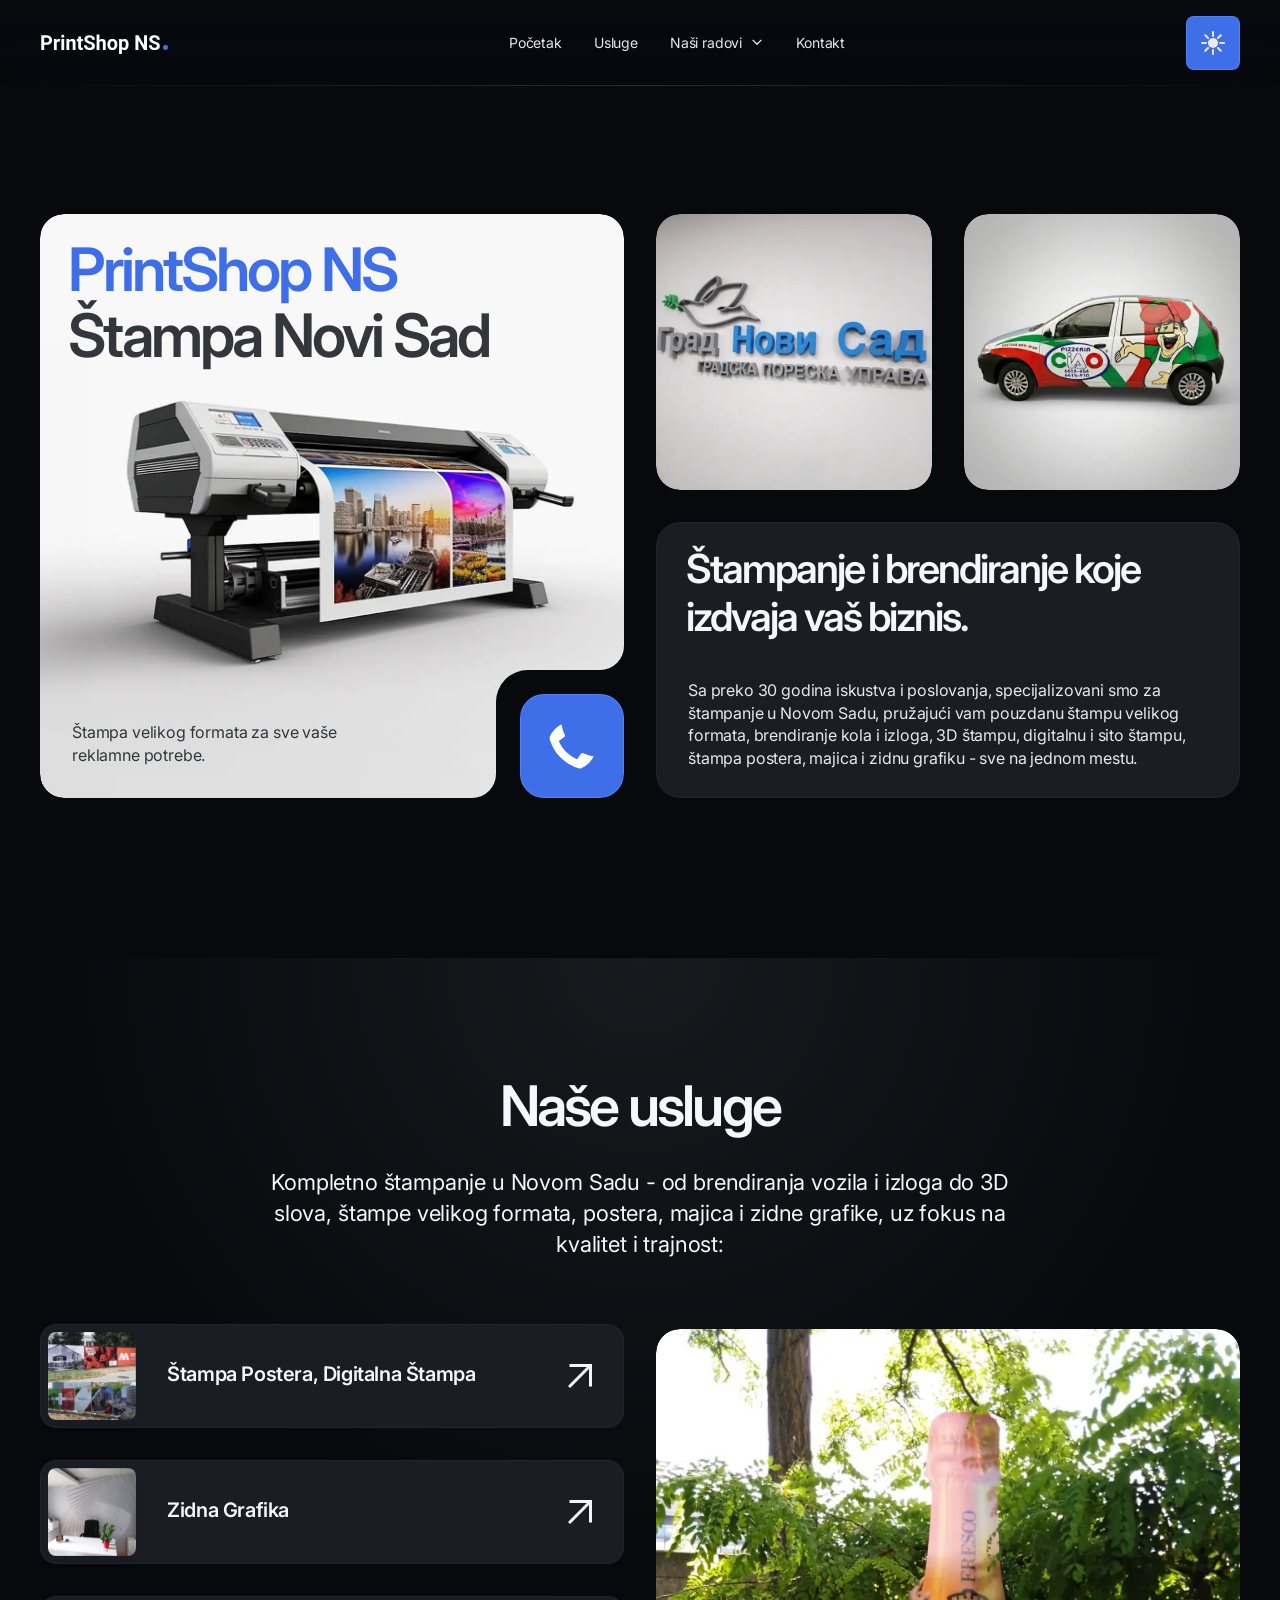
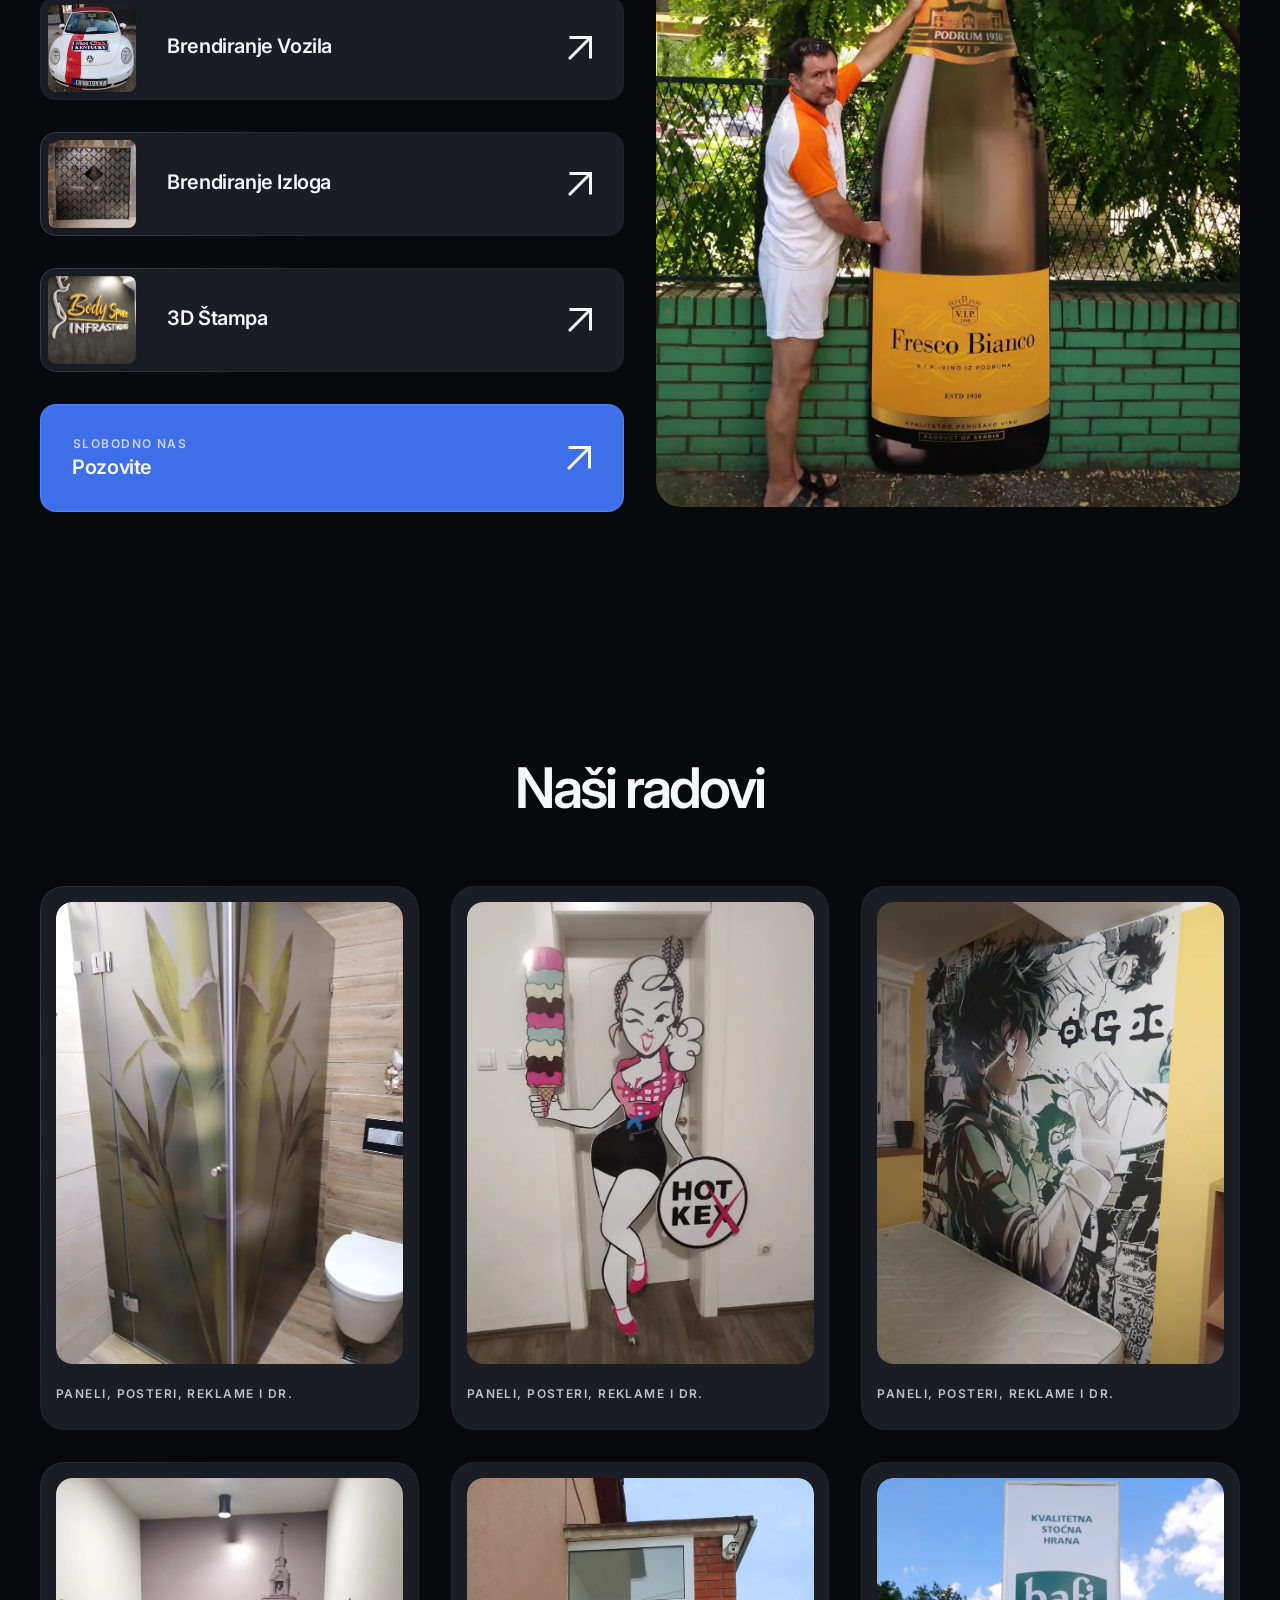
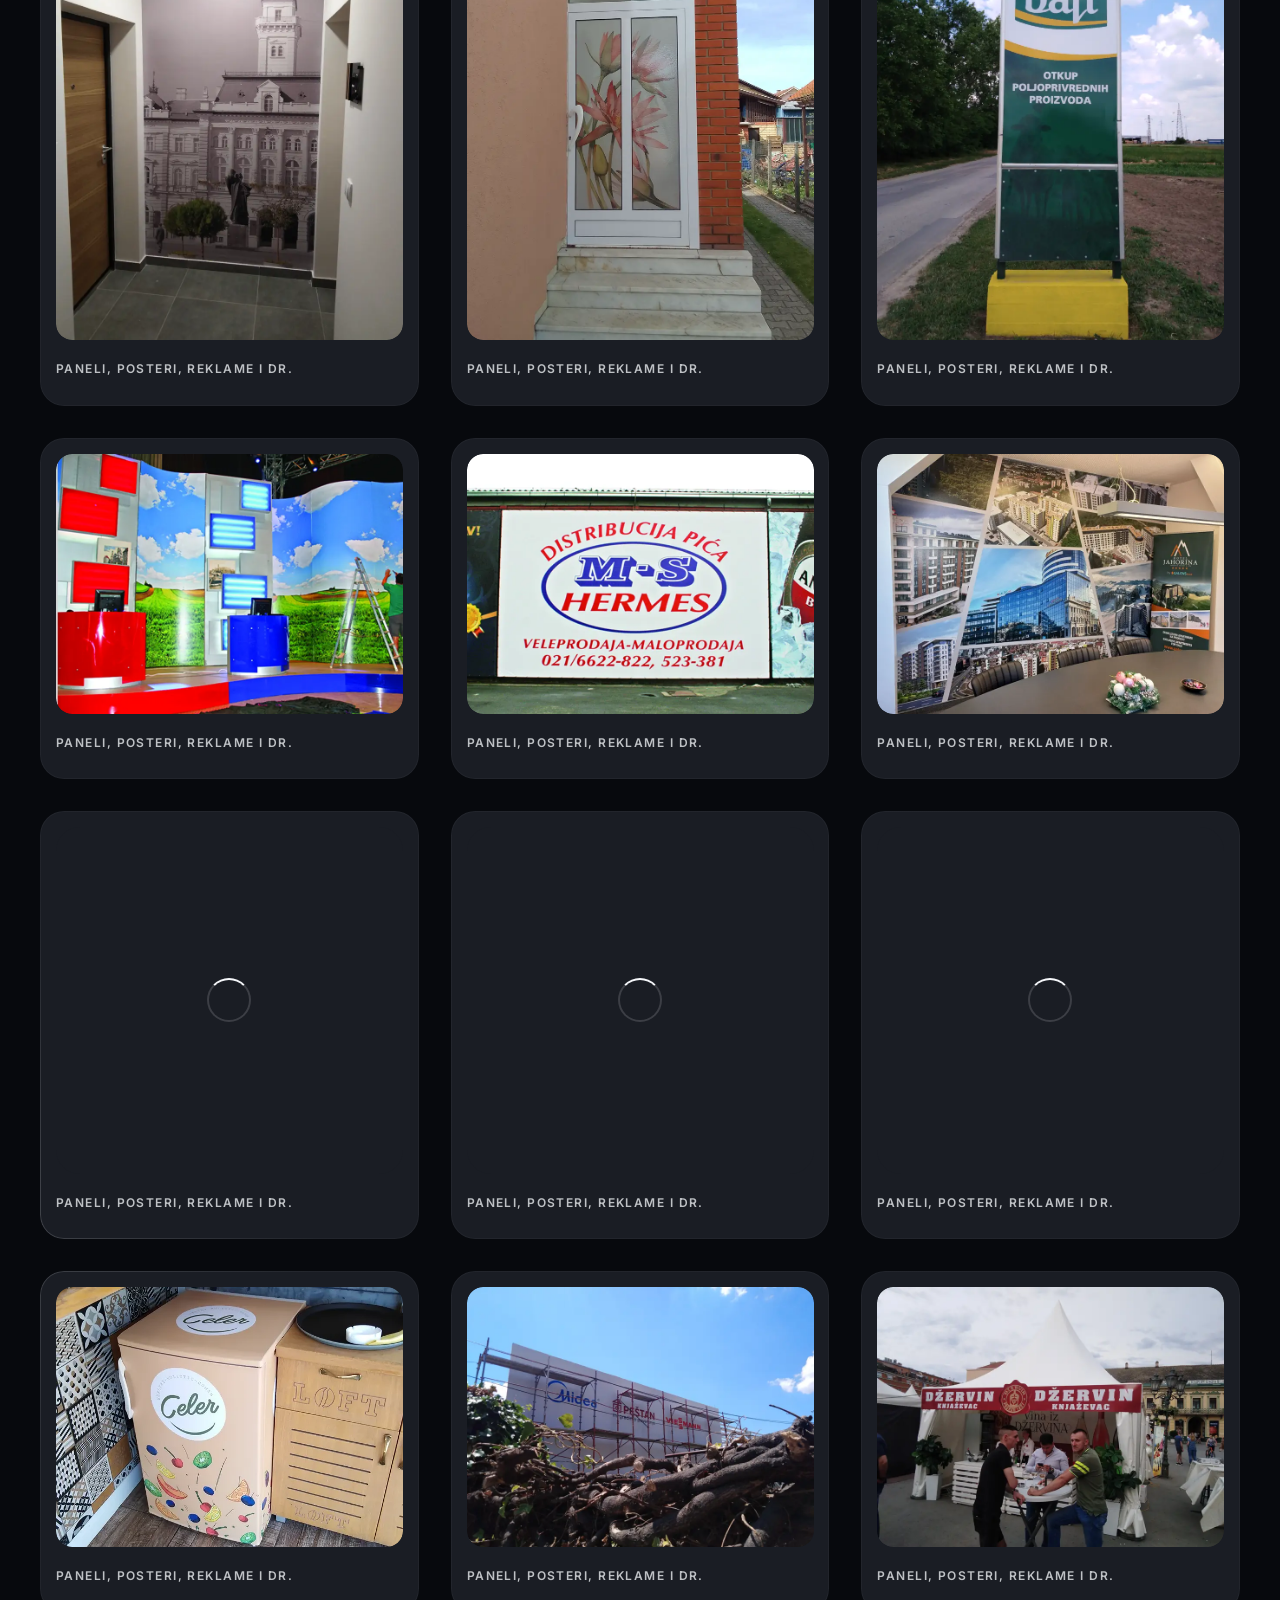
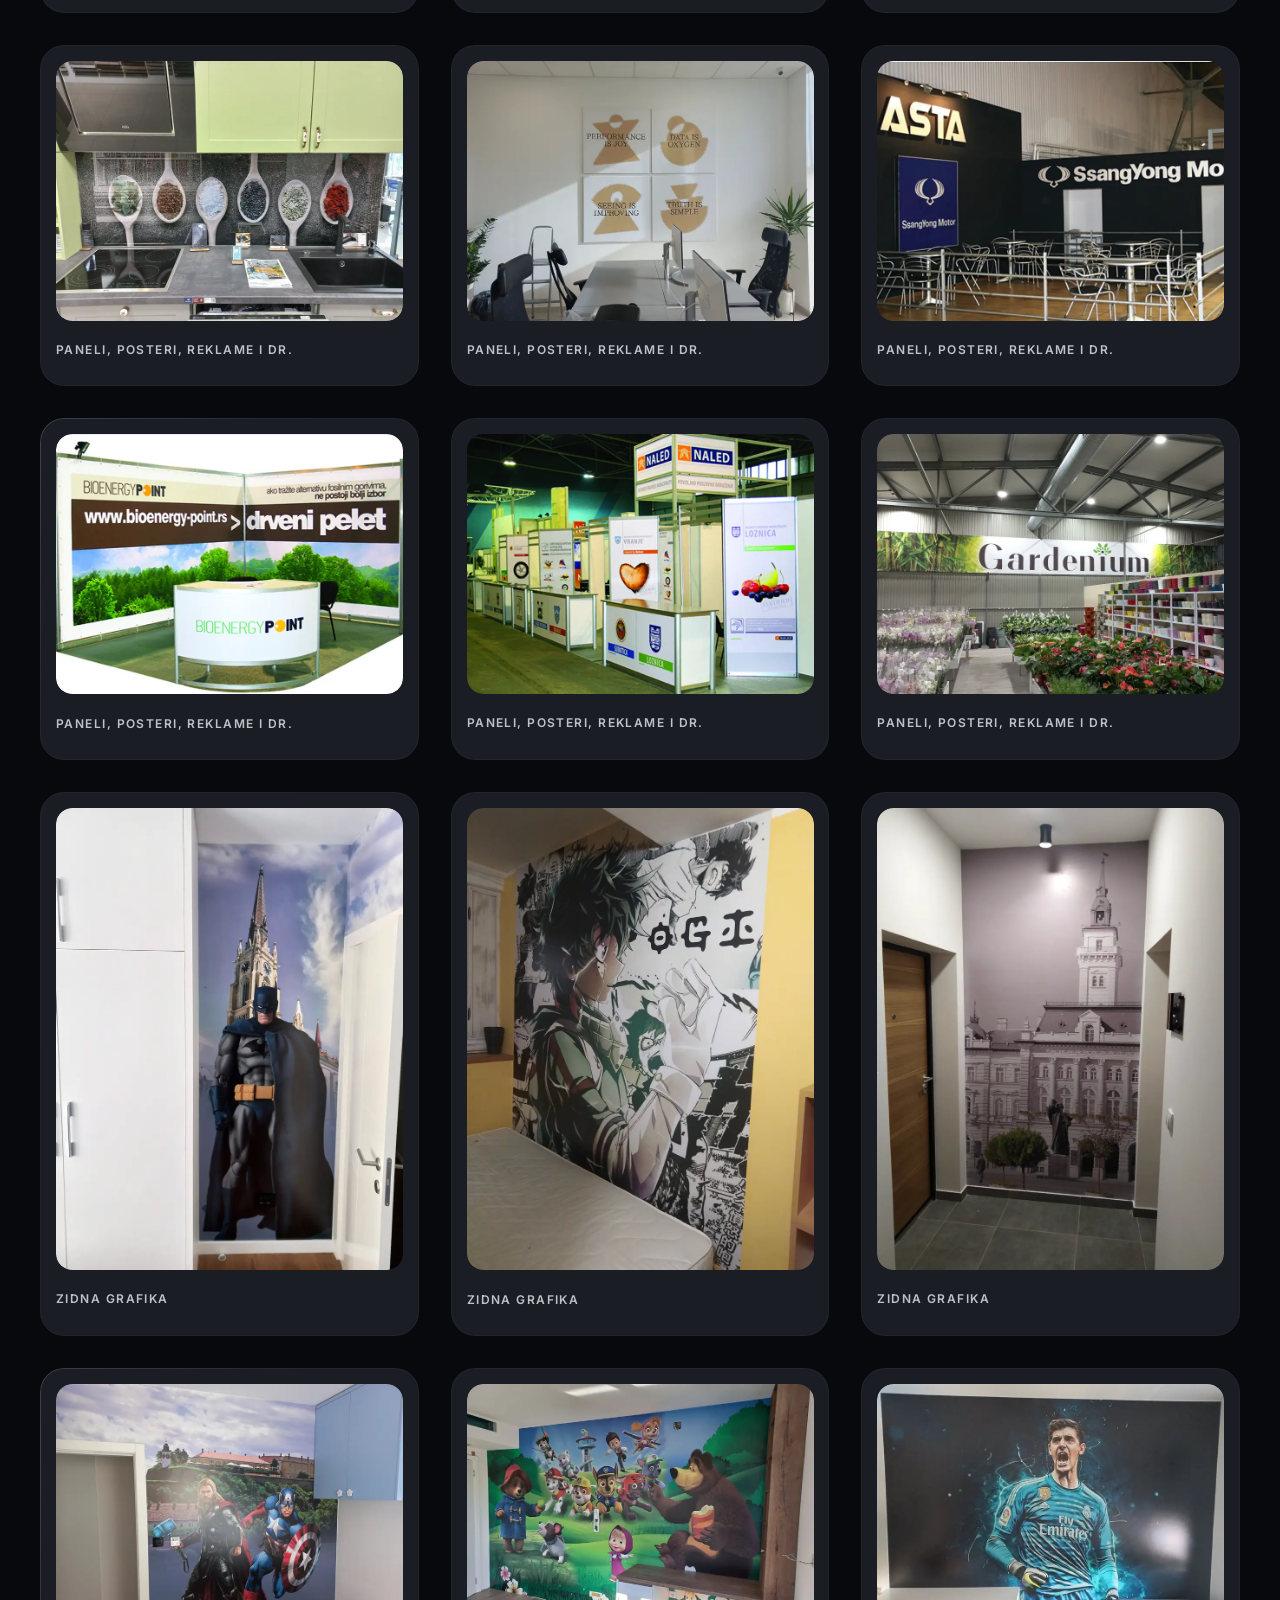
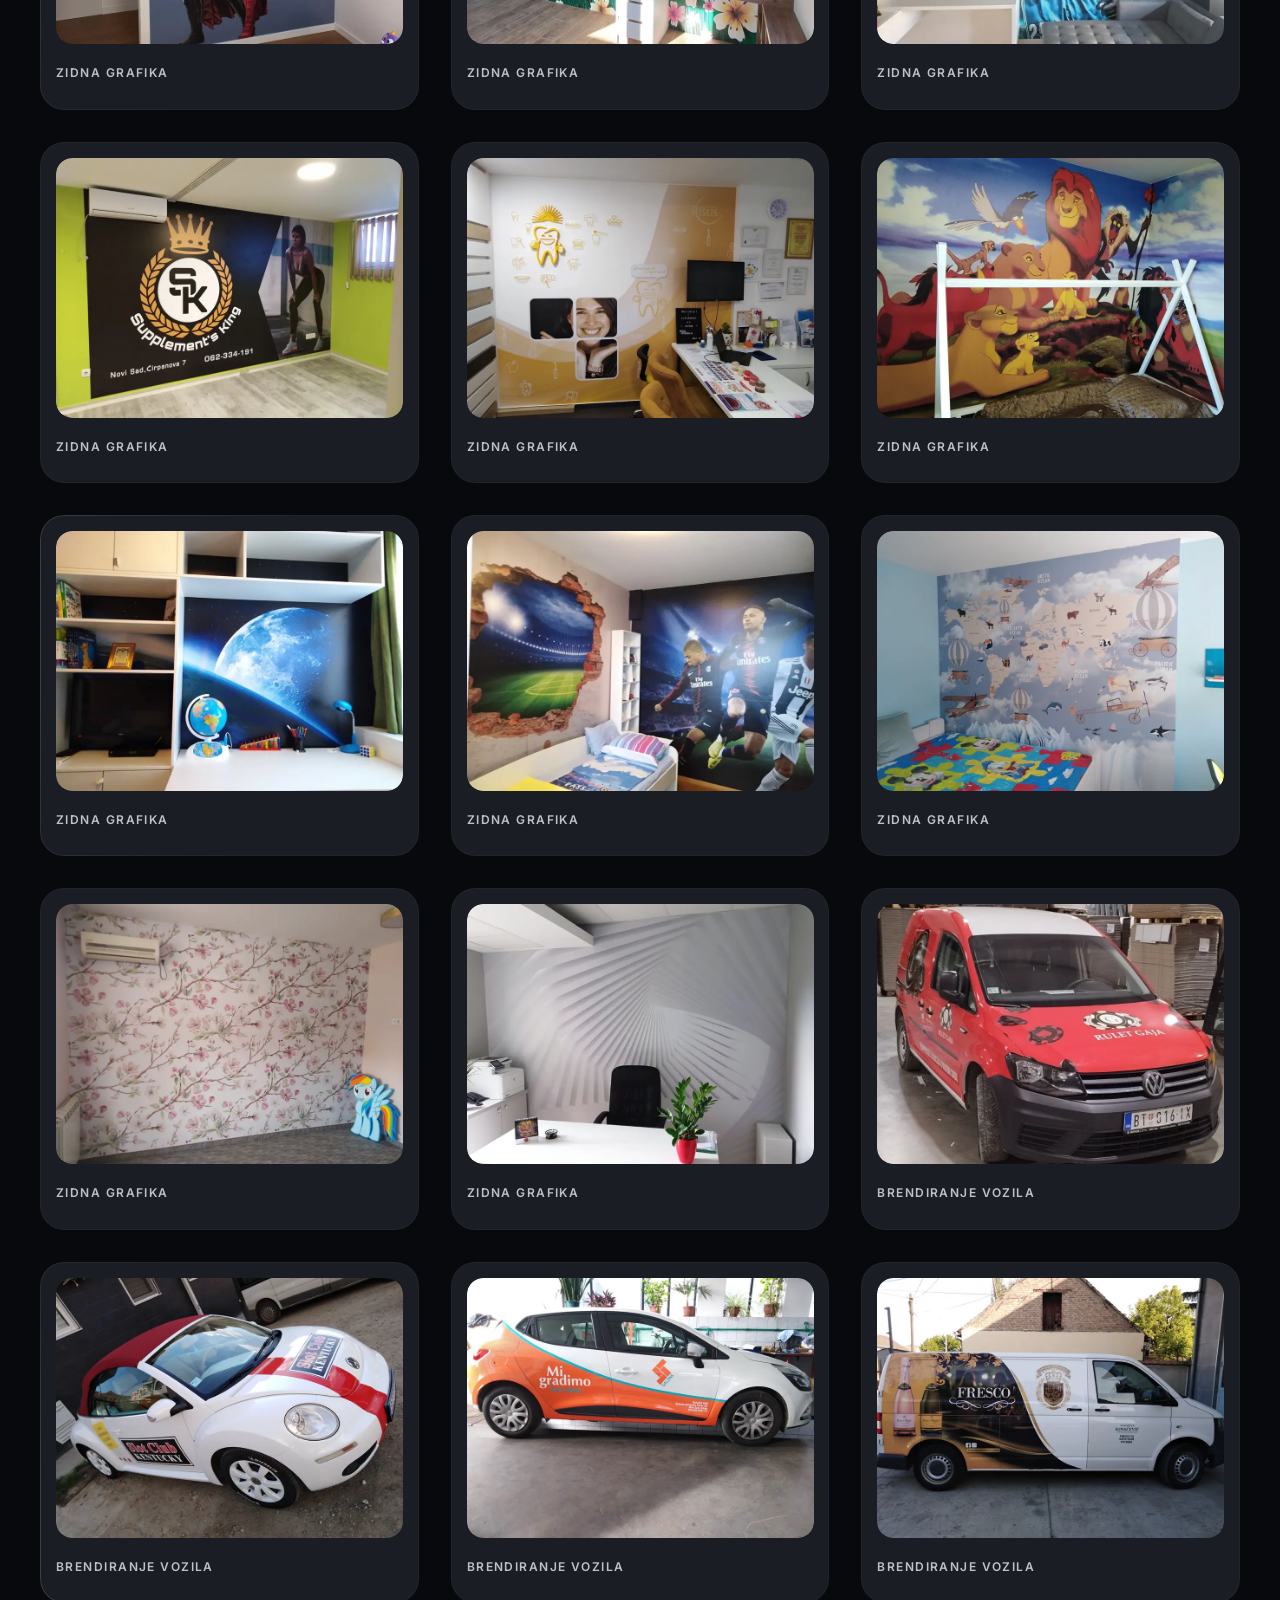
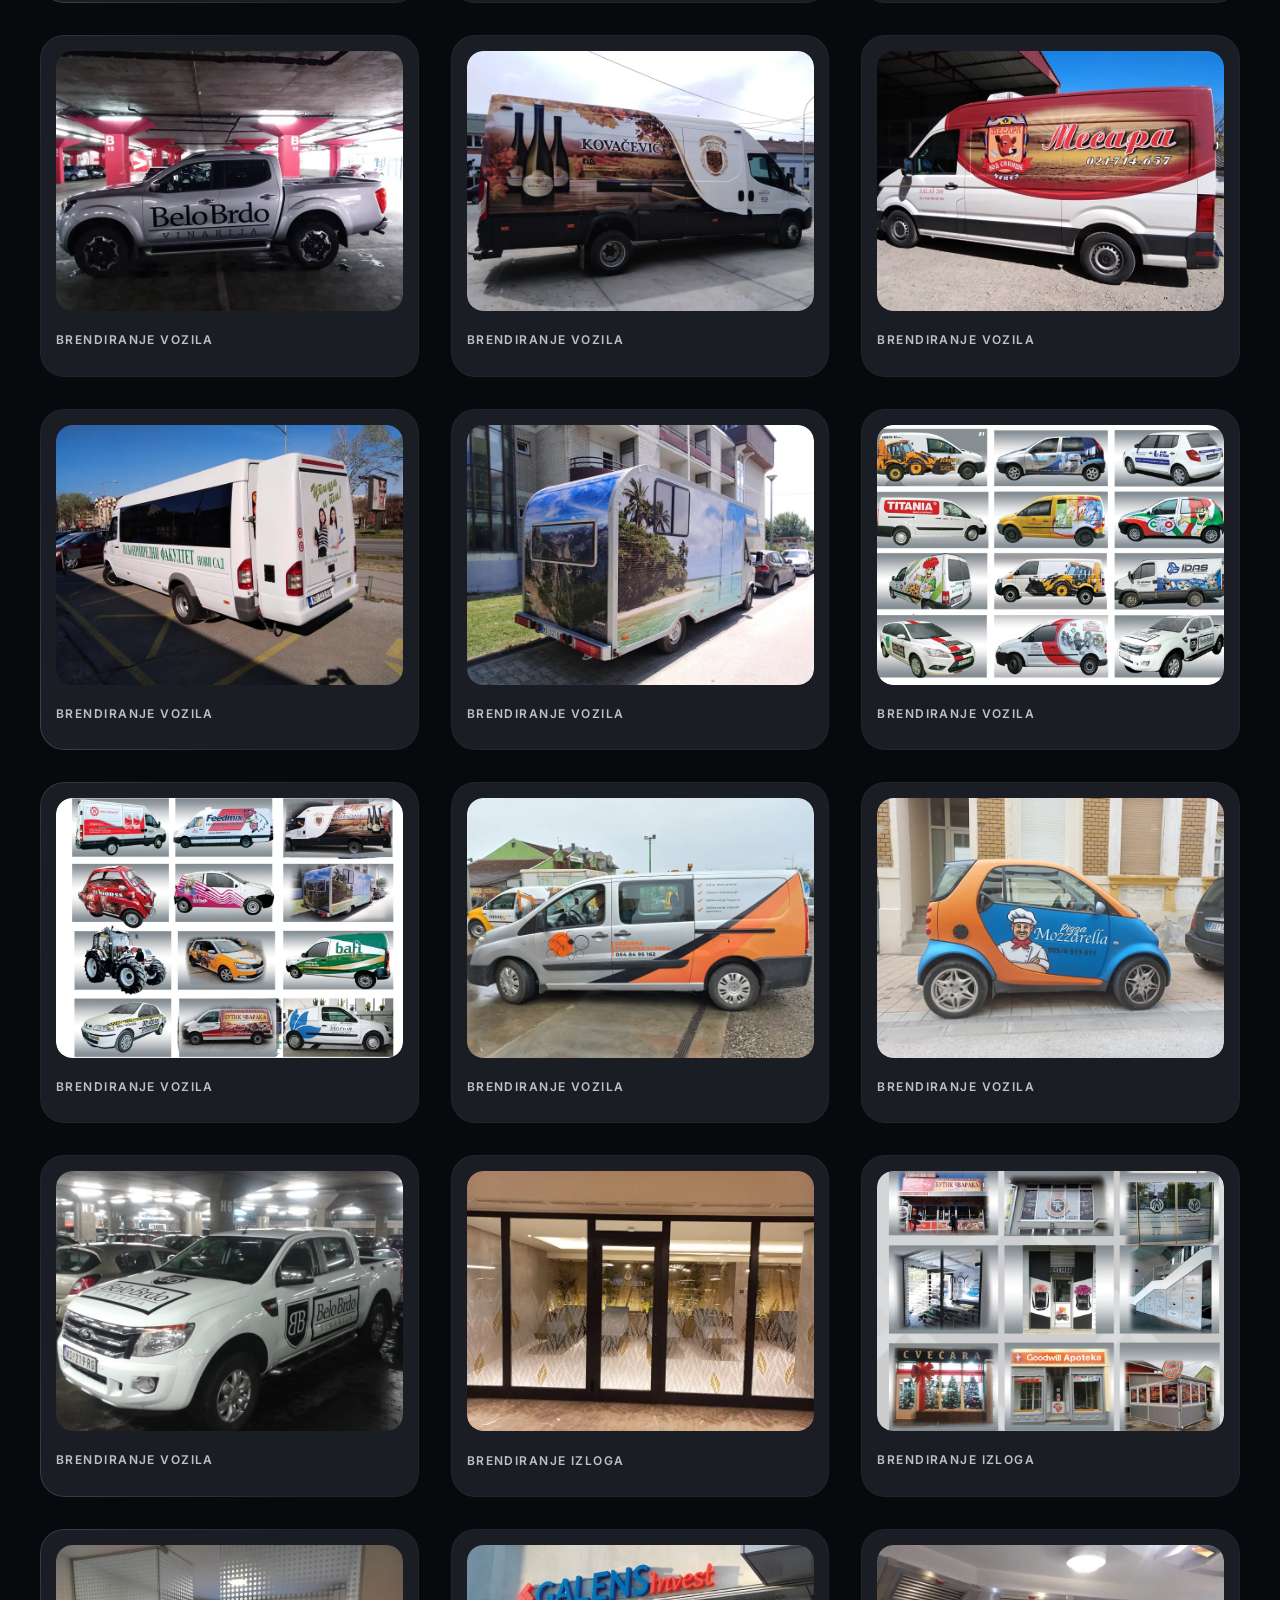
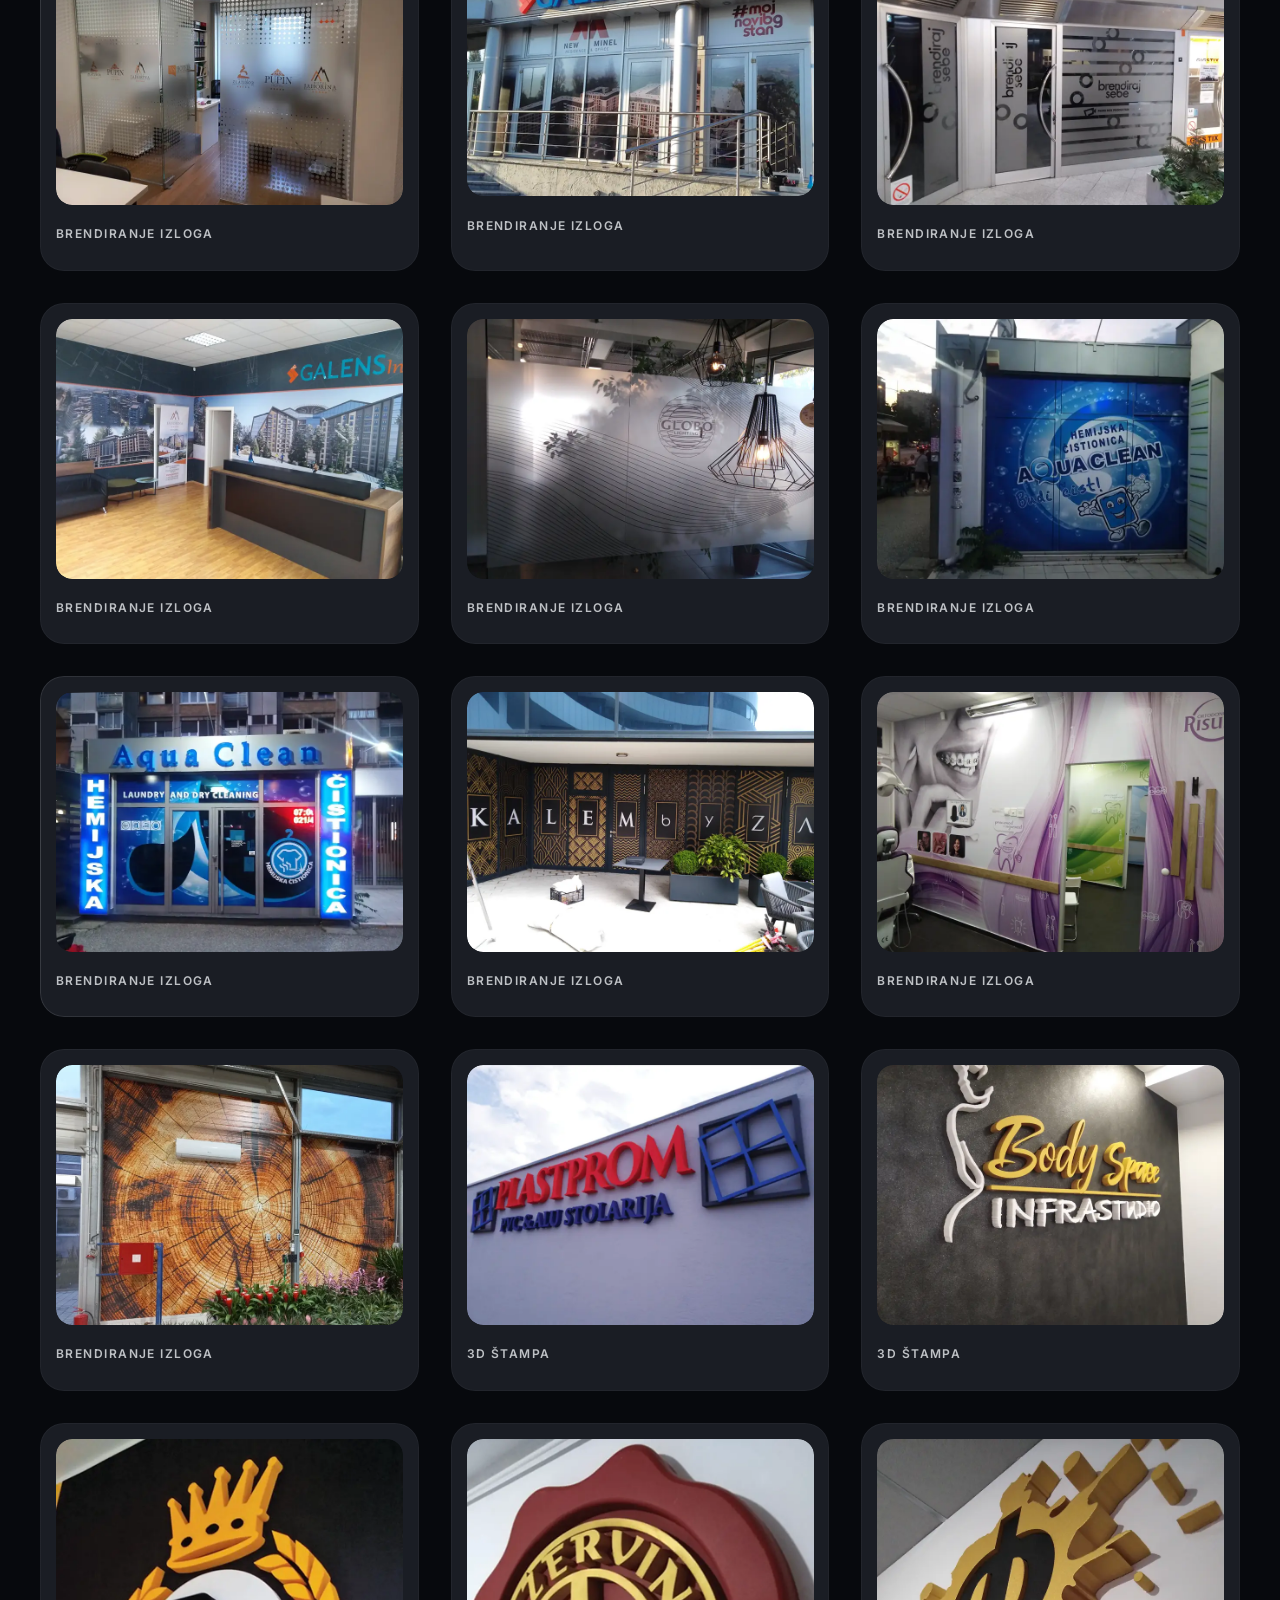
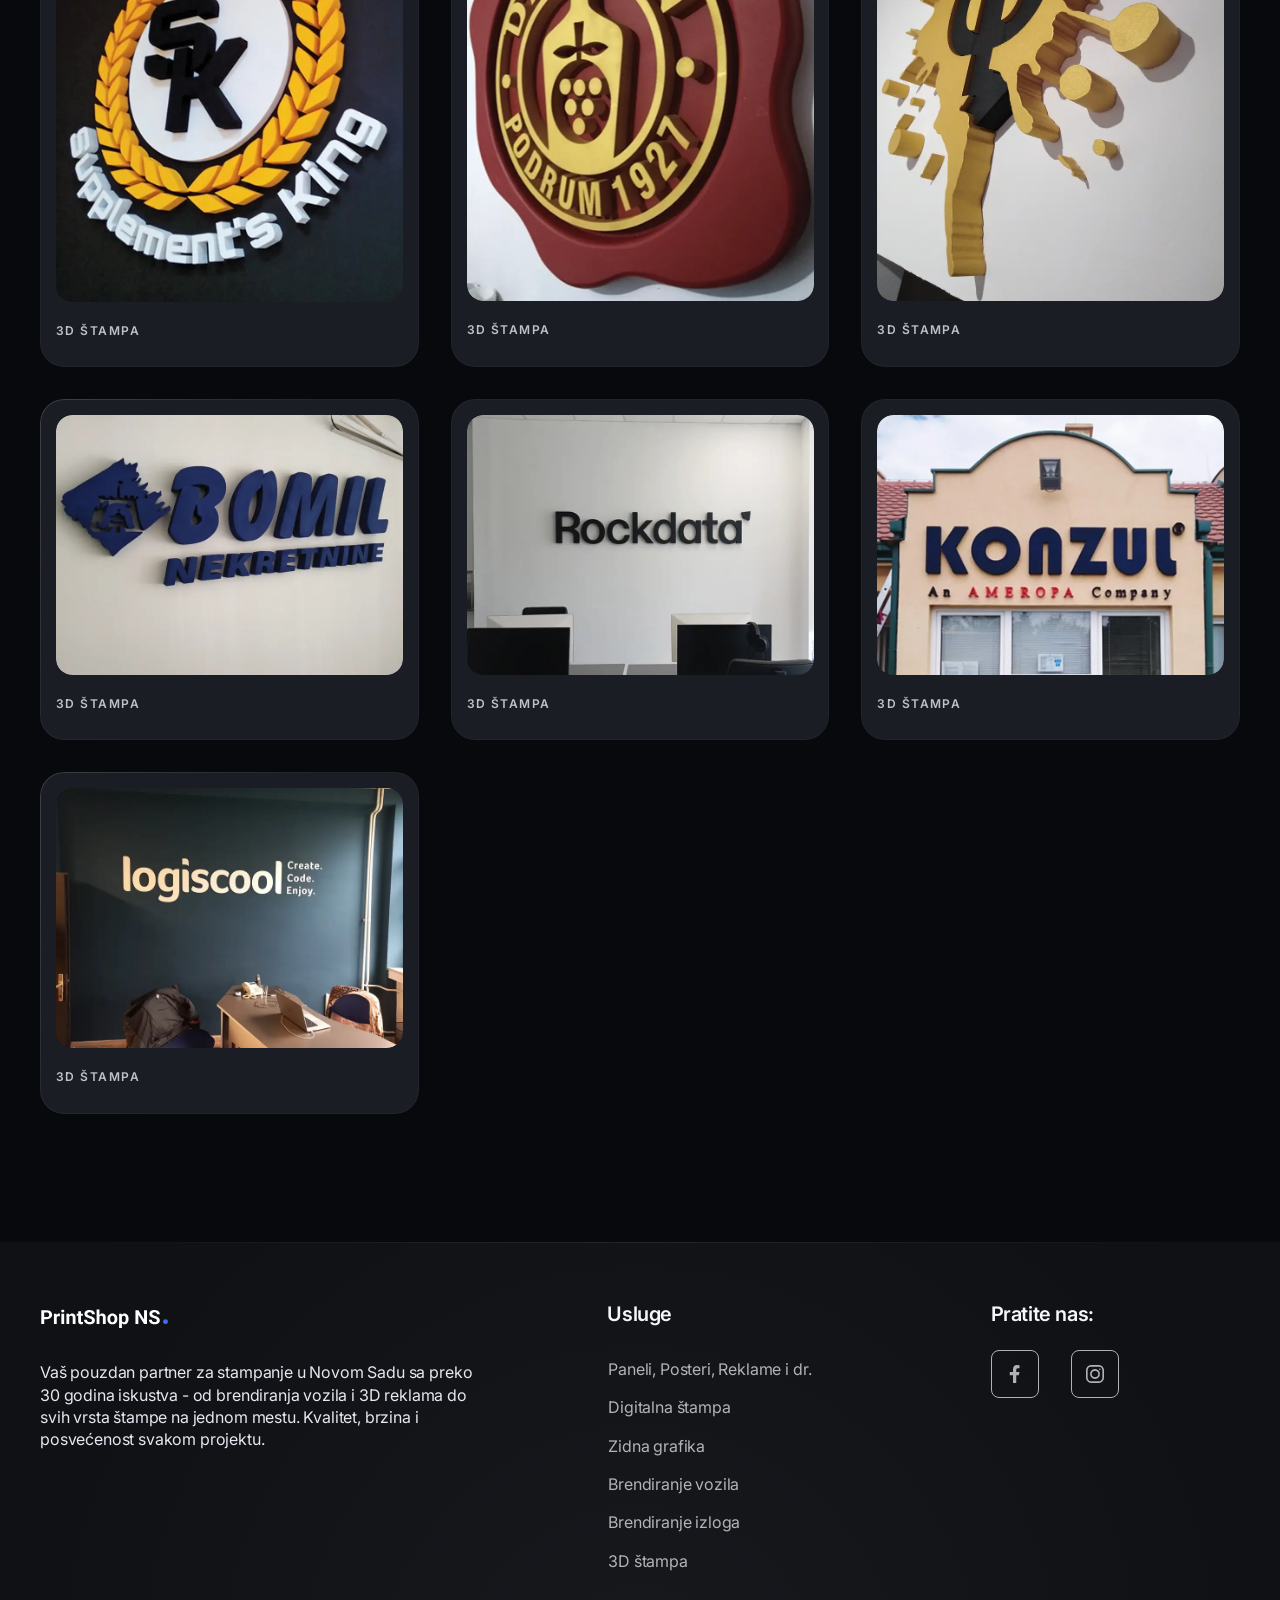
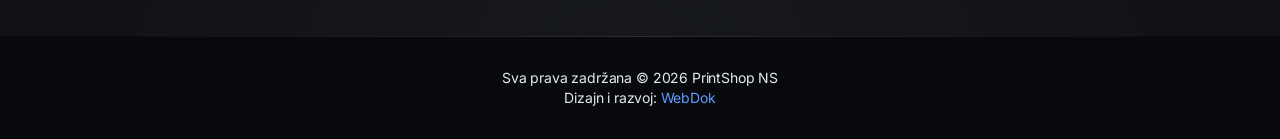
<file: index.html>
<!DOCTYPE html>
<html lang="sr">

<head>
  <meta charset="UTF-8">
  <meta name="viewport" content="width=device-width, initial-scale=1.0">

  <!-- Page Title -->
  <title>Print Shop Novi Sad</title>

  <meta name="description" content="Štampa velikog formata, brendiranje vozila i izloga, 3D štampa, digitalna i sito štampa, štampa postera, majica i zidna grafika. Kvalitet i trajnost za vaš biznis.">

  <!-- Open Graph -->
  <meta property="og:title" content="Print Shop Novi Sad">
  <meta property="og:description" content="Štampa velikog formata, brendiranje vozila i izloga, 3D štampa, digitalna i sito štampa, štampa postera, majica i zidna grafika. Kvalitet i trajnost za vaš biznis.">
  <meta property="og:image" content="https://print-shop-ns.netlify.app/img/og-image.jpeg">
  <meta property="og:url" content="https://print-shop-ns.netlify.app/">
  <meta property="og:type" content="website">

  <!-- Google Fonts -->
  <link href="https://fonts.googleapis.com/css2?family=Inter:wght@400;600&amp;display=swap" rel="stylesheet">
  <!-- Config -->
  <link type="text/css" rel="stylesheet" href="css/config.css">
  <!-- Libraries -->
  <link type="text/css" rel="stylesheet" href="css/libs.css">
  <!-- Template Styles -->
  <link type="text/css" rel="stylesheet" href="css/style.css">
  <!-- Responsive -->
  <link type="text/css" rel="stylesheet" href="css/responsive.css">

  <!-- Favicon -->
  <link rel="icon" type="image/png" href="/img/favicon/favicon-96x96.png" sizes="96x96" />
  <link rel="icon" type="image/svg+xml" href="/img/favicon/favicon.svg" />
  <link rel="shortcut icon" href="/img/favicon/favicon.ico" />
  <link rel="apple-touch-icon" sizes="180x180" href="/img/favicon/apple-touch-icon.png" />
  <meta name="apple-mobile-web-app-title" content="Print NS" />
  <link rel="manifest" href="/img/favicon/site.webmanifest" />
</head>

<body>
  <!-- Header -->
  <header id="bringer-header" class="is-frosted is-sticky" data-appear="fade-down" data-unload="fade-up">
    <!-- Desktop Header -->
    <div class="bringer-header-inner">
      <!-- Header Logo -->
      <div class="bringer-header-lp">
        <a href="#start" class="bringer-logo">
          <img src="img/logo-dm.svg" class="logo-dark" alt="bringer." width="128">
          <img src="img/logo-lm.svg" class="logo-light" alt="bringer." width="128">
        </a>
      </div>
      <!-- Main Menu -->
      <div class="bringer-header-mp">
        <nav class="bringer-nav">
          <ul class="main-menu" data-stagger-appear="fade-down" data-stagger-delay="75">
            <li>
              <a class="nav-link" href="#start">Početak</a>
            </li>
            <li>
              <a class="nav-link" href="#usluge">Usluge</a>
            </li>
            <li>
              <a href="#">Naši radovi</a>
              <ul class="sub-menu">
                <li>
                  <a class="nav-link" href="#posteri">Paneli, Posteri, Reklame i dr.</a>
                </li>
                <li>
                  <a class="nav-link" href="#posteri">Digitalna Štampa</a>
                </li>
                <li>
                  <a class="nav-link" href="#zidovi">Zidna grafika</a>
                </li>
                <li>
                  <a class="nav-link" href="#brendiranje-auta">Brendiranje Vozila</a>
                </li>
                <li>
                  <a class="nav-link" href="#brendiranje-izloga">Brendiranje Izloga</a>
                </li>
                <li>
                  <a class="nav-link" href="#3d">3D Štampa</a>
                </li>
              </ul>
            </li>
            <li>
              <a class="nav-link" href="#kantakt">Kontakt</a>
            </li>
            <div class="bringer-portfolio-short-item bringer-portfolio-short-more" id="mobile-nav-cta">
              <div class="bringer-portfolio-short-title">
                <span class="bringer-label">slobodno nas</span>
                <h6>Pozovite</h6>
              </div>
              <span class="bringer-icon bringer-icon-explore"></span>
              <a id="nav-cta" href="tel:+38163123456"></a>
            </div>
          </ul>
        </nav>
      </div>
      <!-- Header Button -->
      <div class="bringer-header-rp">
        <button class="bringer-mode-toggler">
          <img class="icon-toggler-light" src="icons/dark-mode-3.svg" alt="">
          <img class="icon-toggler-dark" src="icons/light-mode.svg" alt="">
        </button>
      </div>
    </div>
    <!-- Mobile Header -->
    <div class="bringer-mobile-header-inner">
      <a href="./" class="bringer-logo">
        <img src="img/logo-dm.svg" class="logo-dark" alt="bringer." width="128">
        <img src="img/logo-lm.svg" class="logo-light" alt="bringer." width="128">
      </a>
      <div class="toggler-hamburger-wrapper">
        <div class="bringer-header-rp">
          <button class="bringer-mode-toggler">
            <img class="icon-toggler-light" src="icons/dark-mode-3.svg" alt="">
            <img class="icon-toggler-dark" src="icons/light-mode.svg" alt="">
          </button>
        </div>
        <a href="#" class="bringer-mobile-menu-toggler">
          <i class="bringer-menu-toggler-icon">
            <span></span>
            <span></span>
            <span></span>
          </i>
        </a>
      </div>
    </div>
  </header>

  <!-- Page Main -->
  <main id="bringer-main">
    <div class="stg-container">
      <!-- Hero Section -->
      <section id="start">
        <div class="bringer-hero-block bringer-hero-type06">
          <div class="bringer-bento-grid stg-bottom-gap">
            <div class="is-large bringer-masked-block" data-appear="fade-right" data-unload="fade-left">
              <div class="bringer-bento-hero-media bringer-masked-media" data-bg-src="img/home/hero/home06-background.webp">
                <!-- Title -->
                <h1 class="bringer-page-title"><span>PrintShop NS</span> Štampa Novi Sad</h1>
                <!-- Description -->
                <p class="bringer-highlight">Štampa velikog formata za sve vaše reklamne potrebe.</p>
              </div>
              <div class="bringer-masked-content at-bottom-right">
                <a href="tel:+38163123456" class="bringer-square-button" data-appear="zoom-in" data-delay="100">
                  <img src="icons/phone-old.svg" class="phone-hero" alt="">
                  <!-- <span class="bringer-icon bringer-icon-arrow-down"></span> -->
                </a>
              </div>
            </div>
            <div class="is-small" data-appear="zoom-out" data-delay="100" data-unload="zoom-out">
              <img class="bringer-lazy" src="img/null.png" data-src="/img/home/hero/hero-secondary-2.webp" alt="Product 04" width="1200" height="1200">
            </div>
            <div class="is-small" data-appear="zoom-out" data-delay="200" data-unload="zoom-out">
              <img class="bringer-lazy" src="img/null.png" data-src="/img/home/hero/hero-secondary-1.webp" alt="Product 08" width="1200" height="1200">
            </div>
            <div class="is-medium bringer-block stg-vertical-space-between" data-appear="fade-left" data-delay="300" data-unload="fade-right">
              <h3>Štampanje i brendiranje koje izdvaja vaš biznis.</h3>
              <p>Sa preko 30 godina iskustva i poslovanja, specijalizovani smo za štampanje u Novom Sadu, pružajući vam pouzdanu štampu velikog formata, brendiranje kola i izloga, 3D štampu, digitalnu i sito štampu, štampa postera, majica i zidnu grafiku - sve na jednom mestu.</p>
            </div>
          </div>
        </div><!-- .bringer-hero-block -->
      </section>

      <!-- Section: Services -->
      <section class="backlight-top" id="usluge">
        <!-- Section Title -->
        <div class="stg-row bringer-section-title">
          <div class="stg-col-8 stg-offset-2">
            <div class="align-center">
              <h2 data-appear="fade-up" data-unload="fade-up">Naše usluge</h2>
              <p class="bringer-large-text" data-appear="fade-up" data-unload="fade-up" data-delay="100">Kompletno štampanje u Novom Sadu - od brendiranja vozila i izloga do 3D slova, štampe velikog formata, postera, majica i zidne grafike, uz fokus na kvalitet i trajnost:</p>
            </div>
          </div>
        </div>
        <!-- List with Preview -->
        <div class="stg-row stg-valign-middle stg-tp-column-reverse">
          <div class="stg-col-6" data-unload="fade-left" data-delay="100">
            <div class="bringer-grid-1col">
              <!-- Portfolio List Item -->
              <div class="bringer-block bringer-portfolio-short-item" data-appear="fade-right" data-delay="300">
                <div class="bringer-portfolio-thmb">
                  <img class="bringer-lazy" src="img/null.png" data-src="img/home/services/poster.webp" alt="" width="1200" height="1200">
                </div>
                <div class="bringer-portfolio-short-title">
                  <!-- <span class="bringer-meta">Advertising</span> -->
                  <h6>Štampa Postera, Digitalna Štampa</h6>
                </div>
                <span class="bringer-icon bringer-icon-explore"></span>
                <a href="#posteri"></a>
              </div><!-- .bringer-portfolio-short-item -->

              <!-- Portfolio List Item -->
              <div class="bringer-block bringer-portfolio-short-item" data-appear="fade-right" data-delay="300">
                <div class="bringer-portfolio-thmb">
                  <img class="bringer-lazy" src="img/null.png" data-src="img/home/services/zidna-grafika.webp" alt="" width="1200" height="1200">
                </div>
                <div class="bringer-portfolio-short-title">
                  <!-- <span class="bringer-meta">Advertising</span> -->
                  <h6>Zidna Grafika</h6>
                </div>
                <span class="bringer-icon bringer-icon-explore"></span>
                <a href="#zidovi"></a>
              </div><!-- .bringer-portfolio-short-item -->

              <!-- Portfolio List Item -->
              <div class="bringer-block bringer-portfolio-short-item" data-appear="fade-right" data-delay="0">
                <div class="bringer-portfolio-thmb">
                  <img class="bringer-lazy" src="img/null.png" data-src="img/home/services/brendiranje-vozila.webp" alt="brendiranje vozila" width="1200" height="1200">
                </div>
                <div class="bringer-portfolio-short-title">
                  <!-- <span class="bringer-meta">Branding</span> -->
                  <h6>Brendiranje Vozila</h6>
                </div>
                <span class="bringer-icon bringer-icon-explore"></span>
                <a href="#brendiranje-auta"></a>
              </div><!-- .bringer-portfolio-short-item -->

              <!-- Portfolio List Item -->
              <div class="bringer-block bringer-portfolio-short-item" data-appear="fade-right" data-delay="100">
                <div class="bringer-portfolio-thmb">
                  <img class="bringer-lazy" src="img/null.png" data-src="img/home/services/brendiranje-izloga.webp" alt="brendiranje izloga" width="1200" height="1200">
                </div>
                <div class="bringer-portfolio-short-title">
                  <!-- <span class="bringer-meta">Advertising</span> -->
                  <h6>Brendiranje Izloga</h6>
                </div>
                <span class="bringer-icon bringer-icon-explore"></span>
                <a href="#brendiranje-izloga"></a>
              </div><!-- .bringer-portfolio-short-item -->

              <!-- Portfolio List Item -->
              <div class="bringer-block bringer-portfolio-short-item" data-appear="fade-right" data-delay="200">
                <div class="bringer-portfolio-thmb">
                  <img class="bringer-lazy" src="img/null.png" data-src="img/home/services/3d.webp" alt="3D slova, 3D štampa" width="1200" height="1200">
                </div>
                <div class="bringer-portfolio-short-title">
                  <!-- <span class="bringer-meta">Marketing</span> -->
                  <h6>3D Štampa</h6>
                </div>
                <span class="bringer-icon bringer-icon-explore"></span>
                <a href="#3d"></a>
              </div><!-- .bringer-portfolio-short-item -->

              <div class="bringer-portfolio-short-item bringer-portfolio-short-more" data-appear="fade-right" data-delay="400">
                <div class="bringer-portfolio-short-title">
                  <span class="bringer-label">slobodno nas</span>
                  <h6>Pozovite</h6>
                </div>
                <span class="bringer-icon bringer-icon-explore"></span>
                <a href="tel:+38163123456"></a>
              </div>
            </div>
          </div>
          <div class="stg-col-6 stg-tp-bottom-gap" data-unload="fade-right" data-delay="200">
            <div class="bringer-parallax-media" data-appear="fade-left">
              <img class="bringer-lazy" src="img/null.png" data-src="img/home/services/services-main.webp" alt="Our Portfolio" width="960" height="1095">
            </div>
          </div>
        </div>
      </section>

      <!-- Portfolio Grid -->
      <section id="portfolio">
        <div class="stg-row bringer-section-title">
          <div class="stg-col-8 stg-offset-2">
            <div class="align-center">
              <h2 data-appear="fade-up" data-unload="fade-up">Naši radovi</h2>
            </div>
          </div>
        </div>
        <div class="bringer-grid-3cols bringer-tp-grid-2cols bringer-tp-centered-last-item stg-normal-gap bringer-parallax-media">

          <div class="bringer-block bringer-portfolio-card" id="posteri">
            <div class="bringer-portfolio-card-image">
              <img class="bringer-lazy" src="img/null.png" data-src="img/portfolio/ostalo/panel-poster-reklame-v-1.webp" alt="" width="1200" height="1200">
            </div>
            <div class="bringer-portfolio-card-footer">
              <div class="bringer-portfolio-card-title">
                <span class="bringer-meta">Paneli, Posteri, Reklame i dr.</span>
              </div>
            </div>
          </div>

          <div class="bringer-block bringer-portfolio-card">
            <div class="bringer-portfolio-card-image">
              <img class="bringer-lazy" src="img/null.png" data-src="img/portfolio/ostalo/panel-poster-reklame-v-2.webp" alt="" width="1200" height="1200">
            </div>
            <div class="bringer-portfolio-card-footer">
              <div class="bringer-portfolio-card-title">
                <span class="bringer-meta">Paneli, Posteri, Reklame i dr.</span>
              </div>
            </div>
          </div>

          <div class="bringer-block bringer-portfolio-card">
            <div class="bringer-portfolio-card-image">
              <img class="bringer-lazy" src="img/null.png" data-src="img/portfolio/ostalo/panel-poster-reklame-v-3.webp" alt="" width="1200" height="1200">
            </div>
            <div class="bringer-portfolio-card-footer">
              <div class="bringer-portfolio-card-title">
                <span class="bringer-meta">Paneli, Posteri, Reklame i dr.</span>
              </div>
            </div>
          </div>

          <div class="bringer-block bringer-portfolio-card">
            <div class="bringer-portfolio-card-image">
              <img class="bringer-lazy" src="img/null.png" data-src="img/portfolio/ostalo/panel-poster-reklame-v-4.webp" alt="" width="1200" height="1200">
            </div>
            <div class="bringer-portfolio-card-footer">
              <div class="bringer-portfolio-card-title">
                <span class="bringer-meta">Paneli, Posteri, Reklame i dr.</span>
              </div>
            </div>
          </div>

          <div class="bringer-block bringer-portfolio-card">
            <div class="bringer-portfolio-card-image">
              <img class="bringer-lazy" src="img/null.png" data-src="img/portfolio/ostalo/panel-poster-reklame-v-5.webp" alt="" width="1200" height="1200">
            </div>
            <div class="bringer-portfolio-card-footer">
              <div class="bringer-portfolio-card-title">
                <span class="bringer-meta">Paneli, Posteri, Reklame i dr.</span>
              </div>
            </div>
          </div>

          <div class="bringer-block bringer-portfolio-card">
            <div class="bringer-portfolio-card-image">
              <img class="bringer-lazy" src="img/null.png" data-src="img/portfolio/ostalo/panel-poster-reklame-v-6.webp" alt="" width="1200" height="1200">
            </div>
            <div class="bringer-portfolio-card-footer">
              <div class="bringer-portfolio-card-title">
                <span class="bringer-meta">Paneli, Posteri, Reklame i dr.</span>
              </div>
            </div>
          </div>

          <div class="bringer-block bringer-portfolio-card">
            <div class="bringer-portfolio-card-image">
              <img class="bringer-lazy" src="img/null.png" data-src="img/portfolio/ostalo/panel-poster-reklame-h-1.webp" alt="" width="1200" height="1200">
            </div>
            <div class="bringer-portfolio-card-footer">
              <div class="bringer-portfolio-card-title">
                <span class="bringer-meta">Paneli, Posteri, Reklame i dr.</span>
              </div>
            </div>
          </div>

          <div class="bringer-block bringer-portfolio-card">
            <div class="bringer-portfolio-card-image">
              <img class="bringer-lazy" src="img/null.png" data-src="img/portfolio/ostalo/panel-poster-reklame-h-2.webp" alt="" width="1200" height="1200">
            </div>
            <div class="bringer-portfolio-card-footer">
              <div class="bringer-portfolio-card-title">
                <span class="bringer-meta">Paneli, Posteri, Reklame i dr.</span>
              </div>
            </div>
          </div>

          <div class="bringer-block bringer-portfolio-card">
            <div class="bringer-portfolio-card-image">
              <img class="bringer-lazy" src="img/null.png" data-src="img/portfolio/ostalo/panel-poster-reklame-h-3.webp" alt="" width="1200" height="1200">
            </div>
            <div class="bringer-portfolio-card-footer">
              <div class="bringer-portfolio-card-title">
                <span class="bringer-meta">Paneli, Posteri, Reklame i dr.</span>
              </div>
            </div>
          </div>

          <div class="bringer-block bringer-portfolio-card">
            <div class="bringer-portfolio-card-image">
              <img class="bringer-lazy" src="img/null.png" data-src="img/portfolio/ostalo/panel-poster-reklame-h-4.webp" alt="" width="1200" height="1200">
            </div>
            <div class="bringer-portfolio-card-footer">
              <div class="bringer-portfolio-card-title">
                <span class="bringer-meta">Paneli, Posteri, Reklame i dr.</span>
              </div>
            </div>
          </div>

          <div class="bringer-block bringer-portfolio-card">
            <div class="bringer-portfolio-card-image">
              <img class="bringer-lazy" src="img/null.png" data-src="img/portfolio/ostalo/panel-poster-reklame-h-5.webp" alt="" width="1200" height="1200">
            </div>
            <div class="bringer-portfolio-card-footer">
              <div class="bringer-portfolio-card-title">
                <span class="bringer-meta">Paneli, Posteri, Reklame i dr.</span>
              </div>
            </div>
          </div>

          <div class="bringer-block bringer-portfolio-card">
            <div class="bringer-portfolio-card-image">
              <img class="bringer-lazy" src="img/null.png" data-src="img/portfolio/ostalo/panel-poster-reklame-h-6.webp" alt="" width="1200" height="1200">
            </div>
            <div class="bringer-portfolio-card-footer">
              <div class="bringer-portfolio-card-title">
                <span class="bringer-meta">Paneli, Posteri, Reklame i dr.</span>
              </div>
            </div>
          </div>

          <div class="bringer-block bringer-portfolio-card">
            <div class="bringer-portfolio-card-image">
              <img class="bringer-lazy" src="img/null.png" data-src="img/portfolio/ostalo/panel-poster-reklame-h-7.webp" alt="" width="1200" height="1200">
            </div>
            <div class="bringer-portfolio-card-footer">
              <div class="bringer-portfolio-card-title">
                <span class="bringer-meta">Paneli, Posteri, Reklame i dr.</span>
              </div>
            </div>
          </div>

          <div class="bringer-block bringer-portfolio-card">
            <div class="bringer-portfolio-card-image">
              <img class="bringer-lazy" src="img/null.png" data-src="img/portfolio/ostalo/panel-poster-reklame-h-8.webp" alt="" width="1200" height="1200">
            </div>
            <div class="bringer-portfolio-card-footer">
              <div class="bringer-portfolio-card-title">
                <span class="bringer-meta">Paneli, Posteri, Reklame i dr.</span>
              </div>
            </div>
          </div>

          <div class="bringer-block bringer-portfolio-card">
            <div class="bringer-portfolio-card-image">
              <img class="bringer-lazy" src="img/null.png" data-src="img/portfolio/ostalo/panel-poster-reklame-h-9.webp" alt="" width="1200" height="1200">
            </div>
            <div class="bringer-portfolio-card-footer">
              <div class="bringer-portfolio-card-title">
                <span class="bringer-meta">Paneli, Posteri, Reklame i dr.</span>
              </div>
            </div>
          </div>

          <div class="bringer-block bringer-portfolio-card">
            <div class="bringer-portfolio-card-image">
              <img class="bringer-lazy" src="img/null.png" data-src="img/portfolio/ostalo/panel-poster-reklame-h-10.webp" alt="" width="1200" height="1200">
            </div>
            <div class="bringer-portfolio-card-footer">
              <div class="bringer-portfolio-card-title">
                <span class="bringer-meta">Paneli, Posteri, Reklame i dr.</span>
              </div>
            </div>
          </div>

          <div class="bringer-block bringer-portfolio-card">
            <div class="bringer-portfolio-card-image">
              <img class="bringer-lazy" src="img/null.png" data-src="img/portfolio/ostalo/panel-poster-reklame-h-11.webp" alt="" width="1200" height="1200">
            </div>
            <div class="bringer-portfolio-card-footer">
              <div class="bringer-portfolio-card-title">
                <span class="bringer-meta">Paneli, Posteri, Reklame i dr.</span>
              </div>
            </div>
          </div>

          <div class="bringer-block bringer-portfolio-card">
            <div class="bringer-portfolio-card-image">
              <img class="bringer-lazy" src="img/null.png" data-src="img/portfolio/ostalo/panel-poster-reklame-h-12.webp" alt="" width="1200" height="1200">
            </div>
            <div class="bringer-portfolio-card-footer">
              <div class="bringer-portfolio-card-title">
                <span class="bringer-meta">Paneli, Posteri, Reklame i dr.</span>
              </div>
            </div>
          </div>

          <div class="bringer-block bringer-portfolio-card">
            <div class="bringer-portfolio-card-image">
              <img class="bringer-lazy" src="img/null.png" data-src="img/portfolio/ostalo/panel-poster-reklame-h-13.webp" alt="" width="1200" height="1200">
            </div>
            <div class="bringer-portfolio-card-footer">
              <div class="bringer-portfolio-card-title">
                <span class="bringer-meta">Paneli, Posteri, Reklame i dr.</span>
              </div>
            </div>
          </div>

          <div class="bringer-block bringer-portfolio-card">
            <div class="bringer-portfolio-card-image">
              <img class="bringer-lazy" src="img/null.png" data-src="img/portfolio/ostalo/panel-poster-reklame-h-14.webp" alt="" width="1200" height="1200">
            </div>
            <div class="bringer-portfolio-card-footer">
              <div class="bringer-portfolio-card-title">
                <span class="bringer-meta">Paneli, Posteri, Reklame i dr.</span>
              </div>
            </div>
          </div>

          <div class="bringer-block bringer-portfolio-card">
            <div class="bringer-portfolio-card-image">
              <img class="bringer-lazy" src="img/null.png" data-src="img/portfolio/ostalo/panel-poster-reklame-h-15.webp" alt="" width="1200" height="1200">
            </div>
            <div class="bringer-portfolio-card-footer">
              <div class="bringer-portfolio-card-title">
                <span class="bringer-meta">Paneli, Posteri, Reklame i dr.</span>
              </div>
            </div>
          </div>

          <div class="bringer-block bringer-portfolio-card" id="zidovi">
            <div class="bringer-portfolio-card-image">
              <img class="bringer-lazy" src="img/null.png" data-src="img/portfolio/zid/zid-v-1.webp" alt="" width="1200" height="1200">
            </div>
            <div class="bringer-portfolio-card-footer">
              <div class="bringer-portfolio-card-title">
                <span class="bringer-meta">Zidna grafika</span>
              </div>
            </div>
          </div>

          <div class="bringer-block bringer-portfolio-card">
            <div class="bringer-portfolio-card-image">
              <img class="bringer-lazy" src="img/null.png" data-src="img/portfolio/zid/zid-v-2.webp" alt="" width="1200" height="1200">
            </div>
            <div class="bringer-portfolio-card-footer">
              <div class="bringer-portfolio-card-title">
                <span class="bringer-meta">Zidna grafika</span>
              </div>
            </div>
          </div>

          <div class="bringer-block bringer-portfolio-card">
            <div class="bringer-portfolio-card-image">
              <img class="bringer-lazy" src="img/null.png" data-src="img/portfolio/zid/zid-v-3.webp" alt="" width="1200" height="1200">
            </div>
            <div class="bringer-portfolio-card-footer">
              <div class="bringer-portfolio-card-title">
                <span class="bringer-meta">Zidna grafika</span>
              </div>
            </div>
          </div>

          <div class="bringer-block bringer-portfolio-card">
            <div class="bringer-portfolio-card-image">
              <img class="bringer-lazy" src="img/null.png" data-src="img/portfolio/zid/zid-h-1.webp" alt="" width="1200" height="1200">
            </div>
            <div class="bringer-portfolio-card-footer">
              <div class="bringer-portfolio-card-title">
                <span class="bringer-meta">Zidna grafika</span>
              </div>
            </div>
          </div>

          <div class="bringer-block bringer-portfolio-card">
            <div class="bringer-portfolio-card-image">
              <img class="bringer-lazy" src="img/null.png" data-src="img/portfolio/zid/zid-h-2.webp" alt="" width="1200" height="1200">
            </div>
            <div class="bringer-portfolio-card-footer">
              <div class="bringer-portfolio-card-title">
                <span class="bringer-meta">Zidna grafika</span>
              </div>
            </div>
          </div>

          <div class="bringer-block bringer-portfolio-card">
            <div class="bringer-portfolio-card-image">
              <img class="bringer-lazy" src="img/null.png" data-src="img/portfolio/zid/zid-h-3.webp" alt="" width="1200" height="1200">
            </div>
            <div class="bringer-portfolio-card-footer">
              <div class="bringer-portfolio-card-title">
                <span class="bringer-meta">Zidna grafika</span>
              </div>
            </div>
          </div>

          <div class="bringer-block bringer-portfolio-card">
            <div class="bringer-portfolio-card-image">
              <img class="bringer-lazy" src="img/null.png" data-src="img/portfolio/zid/zid-h-4.webp" alt="" width="1200" height="1200">
            </div>
            <div class="bringer-portfolio-card-footer">
              <div class="bringer-portfolio-card-title">
                <span class="bringer-meta">Zidna grafika</span>
              </div>
            </div>
          </div>

          <div class="bringer-block bringer-portfolio-card">
            <div class="bringer-portfolio-card-image">
              <img class="bringer-lazy" src="img/null.png" data-src="img/portfolio/zid/zid-h-5.webp" alt="" width="1200" height="1200">
            </div>
            <div class="bringer-portfolio-card-footer">
              <div class="bringer-portfolio-card-title">
                <span class="bringer-meta">Zidna grafika</span>
              </div>
            </div>
          </div>

          <div class="bringer-block bringer-portfolio-card">
            <div class="bringer-portfolio-card-image">
              <img class="bringer-lazy" src="img/null.png" data-src="img/portfolio/zid/zid-h-7.webp" alt="" width="1200" height="1200">
            </div>
            <div class="bringer-portfolio-card-footer">
              <div class="bringer-portfolio-card-title">
                <span class="bringer-meta">Zidna grafika</span>
              </div>
            </div>
          </div>

          <div class="bringer-block bringer-portfolio-card">
            <div class="bringer-portfolio-card-image">
              <img class="bringer-lazy" src="img/null.png" data-src="img/portfolio/zid/zid-h-8.webp" alt="" width="1200" height="1200">
            </div>
            <div class="bringer-portfolio-card-footer">
              <div class="bringer-portfolio-card-title">
                <span class="bringer-meta">Zidna grafika</span>
              </div>
            </div>
          </div>

          <div class="bringer-block bringer-portfolio-card">
            <div class="bringer-portfolio-card-image">
              <img class="bringer-lazy" src="img/null.png" data-src="img/portfolio/zid/zid-h-9.webp" alt="" width="1200" height="1200">
            </div>
            <div class="bringer-portfolio-card-footer">
              <div class="bringer-portfolio-card-title">
                <span class="bringer-meta">Zidna grafika</span>
              </div>
            </div>
          </div>

          <div class="bringer-block bringer-portfolio-card">
            <div class="bringer-portfolio-card-image">
              <img class="bringer-lazy" src="img/null.png" data-src="img/portfolio/zid/zid-h-11.webp" alt="" width="1200" height="1200">
            </div>
            <div class="bringer-portfolio-card-footer">
              <div class="bringer-portfolio-card-title">
                <span class="bringer-meta">Zidna grafika</span>
              </div>
            </div>
          </div>

          <div class="bringer-block bringer-portfolio-card">
            <div class="bringer-portfolio-card-image">
              <img class="bringer-lazy" src="img/null.png" data-src="img/portfolio/zid/zid-h-12.webp" alt="" width="1200" height="1200">
            </div>
            <div class="bringer-portfolio-card-footer">
              <div class="bringer-portfolio-card-title">
                <span class="bringer-meta">Zidna grafika</span>
              </div>
            </div>
          </div>

          <div class="bringer-block bringer-portfolio-card">
            <div class="bringer-portfolio-card-image">
              <img class="bringer-lazy" src="img/null.png" data-src="img/portfolio/zid/zid-h-13.webp" alt="" width="1200" height="1200">
            </div>
            <div class="bringer-portfolio-card-footer">
              <div class="bringer-portfolio-card-title">
                <span class="bringer-meta">Zidna grafika</span>
              </div>
            </div>
          </div>

          <div class="bringer-block bringer-portfolio-card" id="brendiranje-auta">
            <div class="bringer-portfolio-card-image">
              <img class="bringer-lazy" src="img/null.png" data-src="img/portfolio/branding-auta/branding-auta-1.webp" alt="" width="1200" height="1200">
            </div>
            <div class="bringer-portfolio-card-footer">
              <div class="bringer-portfolio-card-title">
                <span class="bringer-meta">Brendiranje vozila</span>
              </div>
            </div>
          </div>

          <div class="bringer-block bringer-portfolio-card">
            <div class="bringer-portfolio-card-image">
              <img class="bringer-lazy" src="img/null.png" data-src="img/portfolio/branding-auta/branding-auta-2.webp" alt="" width="1200" height="1200">
            </div>
            <div class="bringer-portfolio-card-footer">
              <div class="bringer-portfolio-card-title">
                <span class="bringer-meta">Brendiranje vozila</span>
              </div>
            </div>
          </div>

          <div class="bringer-block bringer-portfolio-card">
            <div class="bringer-portfolio-card-image">
              <img class="bringer-lazy" src="img/null.png" data-src="img/portfolio/branding-auta/branding-auta-3.webp" alt="" width="1200" height="1200">
            </div>
            <div class="bringer-portfolio-card-footer">
              <div class="bringer-portfolio-card-title">
                <span class="bringer-meta">Brendiranje vozila</span>
              </div>
            </div>
          </div>

          <div class="bringer-block bringer-portfolio-card">
            <div class="bringer-portfolio-card-image">
              <img class="bringer-lazy" src="img/null.png" data-src="img/portfolio/branding-auta/branding-auta-4.webp" alt="" width="1200" height="1200">
            </div>
            <div class="bringer-portfolio-card-footer">
              <div class="bringer-portfolio-card-title">
                <span class="bringer-meta">Brendiranje vozila</span>
              </div>
            </div>
          </div>

          <div class="bringer-block bringer-portfolio-card">
            <div class="bringer-portfolio-card-image">
              <img class="bringer-lazy" src="img/null.png" data-src="img/portfolio/branding-auta/branding-auta-5.webp" alt="" width="1200" height="1200">
            </div>
            <div class="bringer-portfolio-card-footer">
              <div class="bringer-portfolio-card-title">
                <span class="bringer-meta">Brendiranje vozila</span>
              </div>
            </div>
          </div>

          <div class="bringer-block bringer-portfolio-card">
            <div class="bringer-portfolio-card-image">
              <img class="bringer-lazy" src="img/null.png" data-src="img/portfolio/branding-auta/branding-auta-6.webp" alt="" width="1200" height="1200">
            </div>
            <div class="bringer-portfolio-card-footer">
              <div class="bringer-portfolio-card-title">
                <span class="bringer-meta">Brendiranje vozila</span>
              </div>
            </div>
          </div>

          <div class="bringer-block bringer-portfolio-card">
            <div class="bringer-portfolio-card-image">
              <img class="bringer-lazy" src="img/null.png" data-src="img/portfolio/branding-auta/branding-auta-7.webp" alt="" width="1200" height="1200">
            </div>
            <div class="bringer-portfolio-card-footer">
              <div class="bringer-portfolio-card-title">
                <span class="bringer-meta">Brendiranje vozila</span>
              </div>
            </div>
          </div>

          <div class="bringer-block bringer-portfolio-card">
            <div class="bringer-portfolio-card-image">
              <img class="bringer-lazy" src="img/null.png" data-src="img/portfolio/branding-auta/branding-auta-8.webp" alt="" width="1200" height="1200">
            </div>
            <div class="bringer-portfolio-card-footer">
              <div class="bringer-portfolio-card-title">
                <span class="bringer-meta">Brendiranje vozila</span>
              </div>
            </div>
          </div>

          <div class="bringer-block bringer-portfolio-card">
            <div class="bringer-portfolio-card-image">
              <img class="bringer-lazy" src="img/null.png" data-src="img/portfolio/branding-auta/branding-auta-9.webp" alt="" width="1200" height="1200">
            </div>
            <div class="bringer-portfolio-card-footer">
              <div class="bringer-portfolio-card-title">
                <span class="bringer-meta">Brendiranje vozila</span>
              </div>
            </div>
          </div>

          <div class="bringer-block bringer-portfolio-card">
            <div class="bringer-portfolio-card-image">
              <img class="bringer-lazy" src="img/null.png" data-src="img/portfolio/branding-auta/branding-auta-10.webp" alt="" width="1200" height="1200">
            </div>
            <div class="bringer-portfolio-card-footer">
              <div class="bringer-portfolio-card-title">
                <span class="bringer-meta">Brendiranje vozila</span>
              </div>
            </div>
          </div>

          <div class="bringer-block bringer-portfolio-card">
            <div class="bringer-portfolio-card-image">
              <img class="bringer-lazy" src="img/null.png" data-src="img/portfolio/branding-auta/branding-auta-11.webp" alt="" width="1200" height="1200">
            </div>
            <div class="bringer-portfolio-card-footer">
              <div class="bringer-portfolio-card-title">
                <span class="bringer-meta">Brendiranje vozila</span>
              </div>
            </div>
          </div>

          <div class="bringer-block bringer-portfolio-card">
            <div class="bringer-portfolio-card-image">
              <img class="bringer-lazy" src="img/null.png" data-src="img/portfolio/branding-auta/branding-auta-12.webp" alt="" width="1200" height="1200">
            </div>
            <div class="bringer-portfolio-card-footer">
              <div class="bringer-portfolio-card-title">
                <span class="bringer-meta">Brendiranje vozila</span>
              </div>
            </div>
          </div>

          <div class="bringer-block bringer-portfolio-card">
            <div class="bringer-portfolio-card-image">
              <img class="bringer-lazy" src="img/null.png" data-src="img/portfolio/branding-auta/branding-auta-13.webp" alt="" width="1200" height="1200">
            </div>
            <div class="bringer-portfolio-card-footer">
              <div class="bringer-portfolio-card-title">
                <span class="bringer-meta">Brendiranje vozila</span>
              </div>
            </div>
          </div>

          <div class="bringer-block bringer-portfolio-card">
            <div class="bringer-portfolio-card-image">
              <img class="bringer-lazy" src="img/null.png" data-src="img/portfolio/branding-auta/branding-auta-14.webp" alt="" width="1200" height="1200">
            </div>
            <div class="bringer-portfolio-card-footer">
              <div class="bringer-portfolio-card-title">
                <span class="bringer-meta">Brendiranje vozila</span>
              </div>
            </div>
          </div>

          <div class="bringer-block bringer-portfolio-card" id="brendiranje-izloga">
            <div class="bringer-portfolio-card-image">
              <img class="bringer-lazy" src="img/null.png" data-src="img/portfolio/branding-izlozi/branding-izloga-1.webp" alt="" width="1200" height="1200">
            </div>
            <div class="bringer-portfolio-card-footer">
              <div class="bringer-portfolio-card-title">
                <span class="bringer-meta">Brendiranje izloga</span>
              </div>
            </div>
          </div>

          <div class="bringer-block bringer-portfolio-card">
            <div class="bringer-portfolio-card-image">
              <img class="bringer-lazy" src="img/null.png" data-src="img/portfolio/branding-izlozi/branding-izloga-2.webp" alt="" width="1200" height="1200">
            </div>
            <div class="bringer-portfolio-card-footer">
              <div class="bringer-portfolio-card-title">
                <span class="bringer-meta">Brendiranje izloga</span>
              </div>
            </div>
          </div>

          <div class="bringer-block bringer-portfolio-card">
            <div class="bringer-portfolio-card-image">
              <img class="bringer-lazy" src="img/null.png" data-src="img/portfolio/branding-izlozi/branding-izloga-3.webp" alt="" width="1200" height="1200">
            </div>
            <div class="bringer-portfolio-card-footer">
              <div class="bringer-portfolio-card-title">
                <span class="bringer-meta">Brendiranje izloga</span>
              </div>
            </div>
          </div>

          <div class="bringer-block bringer-portfolio-card">
            <div class="bringer-portfolio-card-image">
              <img class="bringer-lazy" src="img/null.png" data-src="img/portfolio/branding-izlozi/branding-izloga-4.webp" alt="" width="1200" height="1200">
            </div>
            <div class="bringer-portfolio-card-footer">
              <div class="bringer-portfolio-card-title">
                <span class="bringer-meta">Brendiranje izloga</span>
              </div>
            </div>
          </div>

          <div class="bringer-block bringer-portfolio-card">
            <div class="bringer-portfolio-card-image">
              <img class="bringer-lazy" src="img/null.png" data-src="img/portfolio/branding-izlozi/branding-izloga-5.webp" alt="" width="1200" height="1200">
            </div>
            <div class="bringer-portfolio-card-footer">
              <div class="bringer-portfolio-card-title">
                <span class="bringer-meta">Brendiranje izloga</span>
              </div>
            </div>
          </div>

          <div class="bringer-block bringer-portfolio-card">
            <div class="bringer-portfolio-card-image">
              <img class="bringer-lazy" src="img/null.png" data-src="img/portfolio/branding-izlozi/branding-izloga-6.webp" alt="" width="1200" height="1200">
            </div>
            <div class="bringer-portfolio-card-footer">
              <div class="bringer-portfolio-card-title">
                <span class="bringer-meta">Brendiranje izloga</span>
              </div>
            </div>
          </div>

          <div class="bringer-block bringer-portfolio-card">
            <div class="bringer-portfolio-card-image">
              <img class="bringer-lazy" src="img/null.png" data-src="img/portfolio/branding-izlozi/branding-izloga-7.webp" alt="" width="1200" height="1200">
            </div>
            <div class="bringer-portfolio-card-footer">
              <div class="bringer-portfolio-card-title">
                <span class="bringer-meta">Brendiranje izloga</span>
              </div>
            </div>
          </div>

          <div class="bringer-block bringer-portfolio-card">
            <div class="bringer-portfolio-card-image">
              <img class="bringer-lazy" src="img/null.png" data-src="img/portfolio/branding-izlozi/branding-izloga-8.webp" alt="" width="1200" height="1200">
            </div>
            <div class="bringer-portfolio-card-footer">
              <div class="bringer-portfolio-card-title">
                <span class="bringer-meta">Brendiranje izloga</span>
              </div>
            </div>
          </div>

          <div class="bringer-block bringer-portfolio-card">
            <div class="bringer-portfolio-card-image">
              <img class="bringer-lazy" src="img/null.png" data-src="img/portfolio/branding-izlozi/branding-izloga-9.webp" alt="" width="1200" height="1200">
            </div>
            <div class="bringer-portfolio-card-footer">
              <div class="bringer-portfolio-card-title">
                <span class="bringer-meta">Brendiranje izloga</span>
              </div>
            </div>
          </div>

          <div class="bringer-block bringer-portfolio-card">
            <div class="bringer-portfolio-card-image">
              <img class="bringer-lazy" src="img/null.png" data-src="img/portfolio/branding-izlozi/branding-izloga-10.webp" alt="" width="1200" height="1200">
            </div>
            <div class="bringer-portfolio-card-footer">
              <div class="bringer-portfolio-card-title">
                <span class="bringer-meta">Brendiranje izloga</span>
              </div>
            </div>
          </div>

          <div class="bringer-block bringer-portfolio-card">
            <div class="bringer-portfolio-card-image">
              <img class="bringer-lazy" src="img/null.png" data-src="img/portfolio/branding-izlozi/branding-izloga-11.webp" alt="" width="1200" height="1200">
            </div>
            <div class="bringer-portfolio-card-footer">
              <div class="bringer-portfolio-card-title">
                <span class="bringer-meta">Brendiranje izloga</span>
              </div>
            </div>
          </div>

          <div class="bringer-block bringer-portfolio-card">
            <div class="bringer-portfolio-card-image">
              <img class="bringer-lazy" src="img/null.png" data-src="img/portfolio/branding-izlozi/branding-izloga-12.webp" alt="" width="1200" height="1200">
            </div>
            <div class="bringer-portfolio-card-footer">
              <div class="bringer-portfolio-card-title">
                <span class="bringer-meta">Brendiranje izloga</span>
              </div>
            </div>
          </div>

          <div class="bringer-block bringer-portfolio-card" id="3d">
            <div class="bringer-portfolio-card-image">
              <img class="bringer-lazy" src="img/null.png" data-src="img/portfolio/3d/3d-h-1.webp" alt="" width="1200" height="1200">
            </div>
            <div class="bringer-portfolio-card-footer">
              <div class="bringer-portfolio-card-title">
                <span class="bringer-meta">3D štampa</span>
              </div>
            </div>
          </div>

          <div class="bringer-block bringer-portfolio-card">
            <div class="bringer-portfolio-card-image">
              <img class="bringer-lazy" src="img/null.png" data-src="img/portfolio/3d/3d-h-2.webp" alt="" width="1200" height="1200">
            </div>
            <div class="bringer-portfolio-card-footer">
              <div class="bringer-portfolio-card-title">
                <span class="bringer-meta">3D štampa</span>
              </div>
            </div>
          </div>

          <div class="bringer-block bringer-portfolio-card">
            <div class="bringer-portfolio-card-image">
              <img class="bringer-lazy" src="img/null.png" data-src="img/portfolio/3d/3d-v-1.webp" alt="" width="1200" height="1200">
            </div>
            <div class="bringer-portfolio-card-footer">
              <div class="bringer-portfolio-card-title">
                <span class="bringer-meta">3D štampa</span>
              </div>
            </div>
          </div>

          <div class="bringer-block bringer-portfolio-card">
            <div class="bringer-portfolio-card-image">
              <img class="bringer-lazy" src="img/null.png" data-src="img/portfolio/3d/3d-v-2.webp" alt="" width="1200" height="1200">
            </div>
            <div class="bringer-portfolio-card-footer">
              <div class="bringer-portfolio-card-title">
                <span class="bringer-meta">3D štampa</span>
              </div>
            </div>
          </div>

          <div class="bringer-block bringer-portfolio-card">
            <div class="bringer-portfolio-card-image">
              <img class="bringer-lazy" src="img/null.png" data-src="img/portfolio/3d/3d-v-3.webp" alt="" width="1200" height="1200">
            </div>
            <div class="bringer-portfolio-card-footer">
              <div class="bringer-portfolio-card-title">
                <span class="bringer-meta">3D štampa</span>
              </div>
            </div>
          </div>

          <div class="bringer-block bringer-portfolio-card">
            <div class="bringer-portfolio-card-image">
              <img class="bringer-lazy" src="img/null.png" data-src="img/portfolio/3d/3d-h-3.webp" alt="" width="1200" height="1200">
            </div>
            <div class="bringer-portfolio-card-footer">
              <div class="bringer-portfolio-card-title">
                <span class="bringer-meta">3D štampa</span>
              </div>
            </div>
          </div>

          <div class="bringer-block bringer-portfolio-card">
            <div class="bringer-portfolio-card-image">
              <img class="bringer-lazy" src="img/null.png" data-src="img/portfolio/3d/3d-h-4.webp" alt="" width="1200" height="1200">
            </div>
            <div class="bringer-portfolio-card-footer">
              <div class="bringer-portfolio-card-title">
                <span class="bringer-meta">3D štampa</span>
              </div>
            </div>
          </div>

          <div class="bringer-block bringer-portfolio-card">
            <div class="bringer-portfolio-card-image">
              <img class="bringer-lazy" src="img/null.png" data-src="img/portfolio/3d/3d-h-5.webp" alt="" width="1200" height="1200">
            </div>
            <div class="bringer-portfolio-card-footer">
              <div class="bringer-portfolio-card-title">
                <span class="bringer-meta">3D štampa</span>
              </div>
            </div>
          </div>

          <div class="bringer-block bringer-portfolio-card">
            <div class="bringer-portfolio-card-image">
              <img class="bringer-lazy" src="img/null.png" data-src="img/portfolio/3d/3d-h-6.webp" alt="" width="1200" height="1200">
            </div>
            <div class="bringer-portfolio-card-footer">
              <div class="bringer-portfolio-card-title">
                <span class="bringer-meta">3D štampa</span>
              </div>
            </div>
          </div>





        </div>
      </section>

      <!-- Section: CTA Form -->
      <!-- <section data-padding="bottom">
        <div class="bringer-masked-cta bringer-masked-block" data-unload="fade-down">
          <form action="mail-short.php" method="post" data-fill-error="Please, fill out the form." class="bringer-contact-form is-short bringer-masked-media" data-appear="fade-up">
            <div class="bringer-form-content bringer-cta-form">
              <div class="bringer-cta-form-content" data-appear="fade-up" data-delay="100">
                <div class="bringer-cta-title">Ready to set your Brand ablaze?</div>
                <input type="email" id="subscribe_email" name="subscribe_email" placeholder="email@example.com" required>
              </div>
              <div class="bringer-cta-form-button" data-appear="fade-up" data-delay="200">
                <button type="submit">
                  <span class="bringer-icon bringer-icon-arrow-submit"></span>
                </button>
              </div>
              <div class="bringer-contact-form__response"></div>
            </div>
            <span class="bringer-form-spinner"></span>
          </form>
          <div class="bringer-masked-cta-content bringer-masked-content at-top-right">
            <p class="bringer-large-text" data-appear="fade-down">Let's craft a visual identity that ignites passion and loyalty. ✨</p>
          </div>
        </div>
      </section> -->
    </div>

    <!-- Footer -->
    <footer id="bringer-footer" data-appear="fade-up" data-unload="fade-down">
      <!-- Footer Widgets Area -->
      <div class="bringer-footer-widgets" id="kontakt">
        <div class="stg-container">
          <div class="stg-row" data-stagger-appear="fade-left" data-stagger-delay="100">
            <div class="stg-col-5 stg-tp-col-12 stg-tp-bottom-gap-l">
              <div class="bringer-info-widget">
                <a href="./" class="bringer-logo footer-logo">
                  <img src="img/logo-dm.svg" class="logo-dark" alt="bringer." width="128">
                  <img src="img/logo-lm.svg" class="logo-light" alt="bringer." width="128">
                </a>
                <div class="bringer-info-description">Vaš pouzdan partner za stampanje u Novom Sadu sa preko 30 godina iskustva - od brendiranja vozila i 3D reklama do svih vrsta štampe na jednom mestu. Kvalitet, brzina i posvećenost svakom projektu.</div>
              </div>
            </div>
            <div class="stg-col-3 stg-offset-1 stg-tp-col-6 stg-m-col-6">
              <div class="bringer-widget">
                <h6>Usluge</h6>
                <div class="bringer-menu-widget">
                  <ul>
                    <li><a href="#posteri">Paneli, Posteri, Reklame i dr.</a></li>
                    <li><a href="#posteri">Digitalna štampa</a></li>
                    <li><a href="#zidovi">Zidna grafika</a></li>
                    <li><a href="#brendiranje-auta">Brendiranje vozila</a></li>
                    <li><a href="#brendiranje-izloga">Brendiranje izloga</a></li>
                    <li><a href="#3d">3D štampa</a></li>
                  </ul>
                </div>
              </div>
            </div>
            <div class="stg-col-3 stg-offset-1 stg-tp-col-4 stg-m-col-4">
              <div class="bringer-widget">
                <h6>Pratite nas:</h6>
                <div class="bringer-menu-widget">
                  <ul class="bringer-socials-list" data-stagger-appear="fade-up" data-stagger-delay="75">
                    <li class="social">
                      <a href="#" target="_blank" class="bringer-socials-facebook">
                        <i></i>
                      </a>
                    </li>
                    <li class="social">
                      <a href="#" target="_blank" class="bringer-socials-instagram">
                        <i></i>
                      </a>
                    </li>
                  </ul>
                </div>
              </div>
            </div>
          </div><!-- .stg-row -->
        </div><!-- .stg-container -->
      </div><!-- .bringer-footer-widgets -->

      <!-- Footer Copyright Line -->
      <div class="bringer-footer-line stg-container">
        <div class="align-center">
          Sva prava zadržana &copy; 2026 PrintShop NS<br>Dizajn i razvoj: <a href="https://webdok.rs" id="credits" target="_blank">WebDok</a>
        </div>
      </div><!-- bringer-footer-line -->
    </footer>
  </main>

  <!-- Dynamic Backlight -->
  <div class="bringer-backlight"></div>

  <!-- JS Scripts -->
  <script src="js/lib/jquery.min.js"></script>
  <script src="js/lib/libs.js"></script>
  <script src="js/contact_form.js"></script>
  <script src="js/st-core.js"></script>
  <script src="js/classes.js"></script>
  <script src="js/main.js"></script>
</body>

</html>
</file>
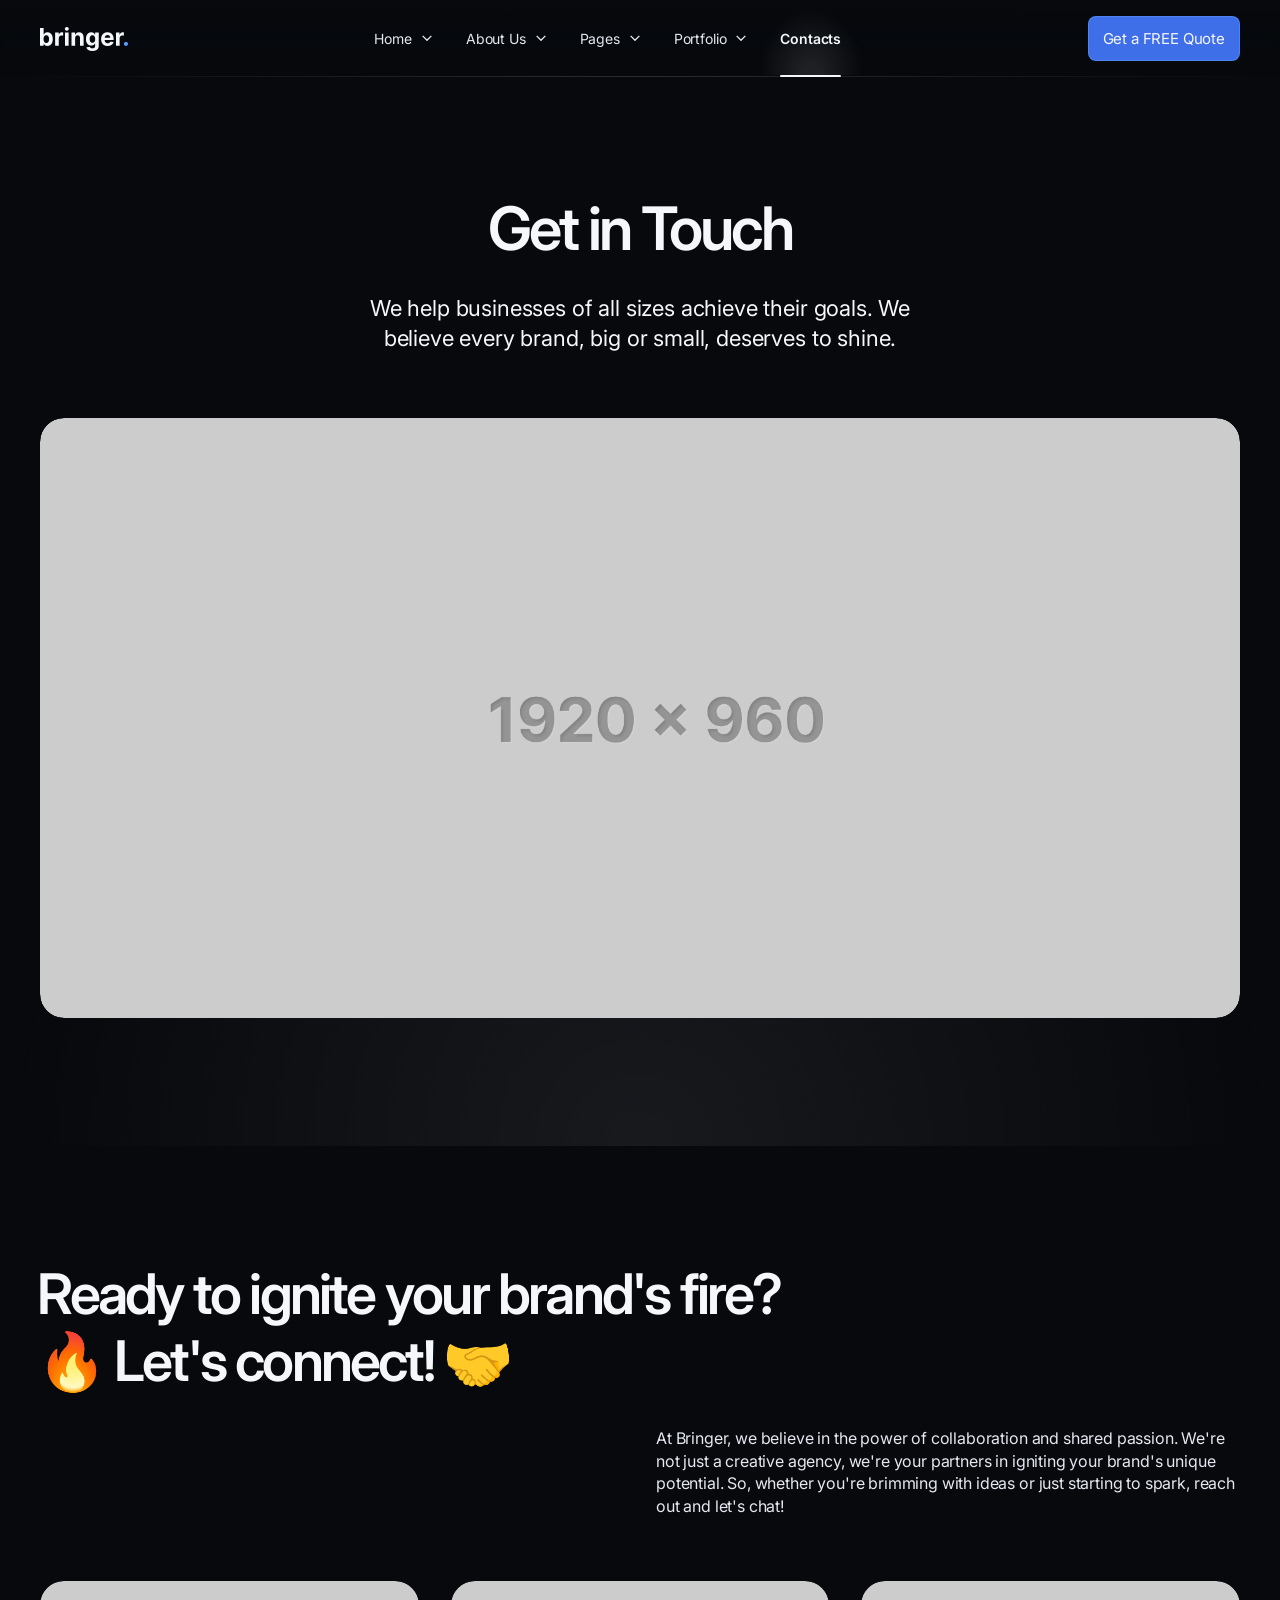
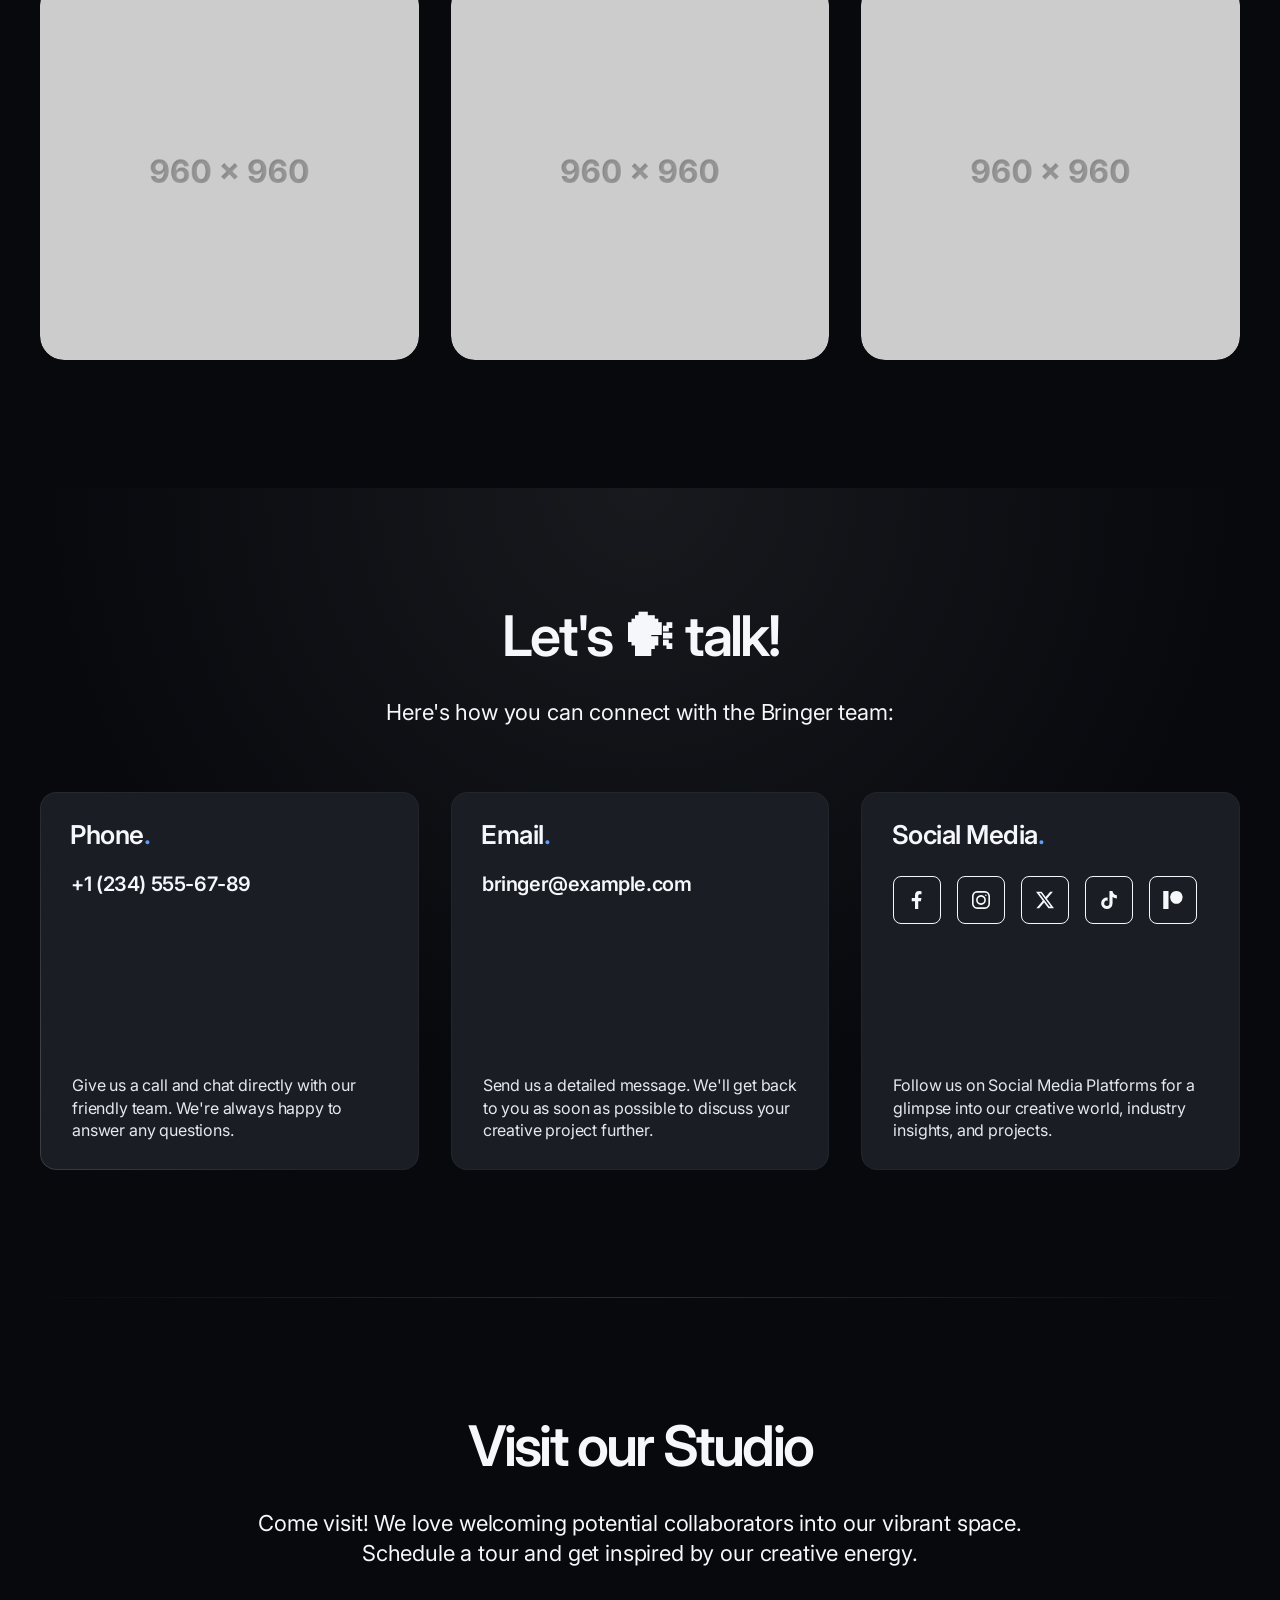
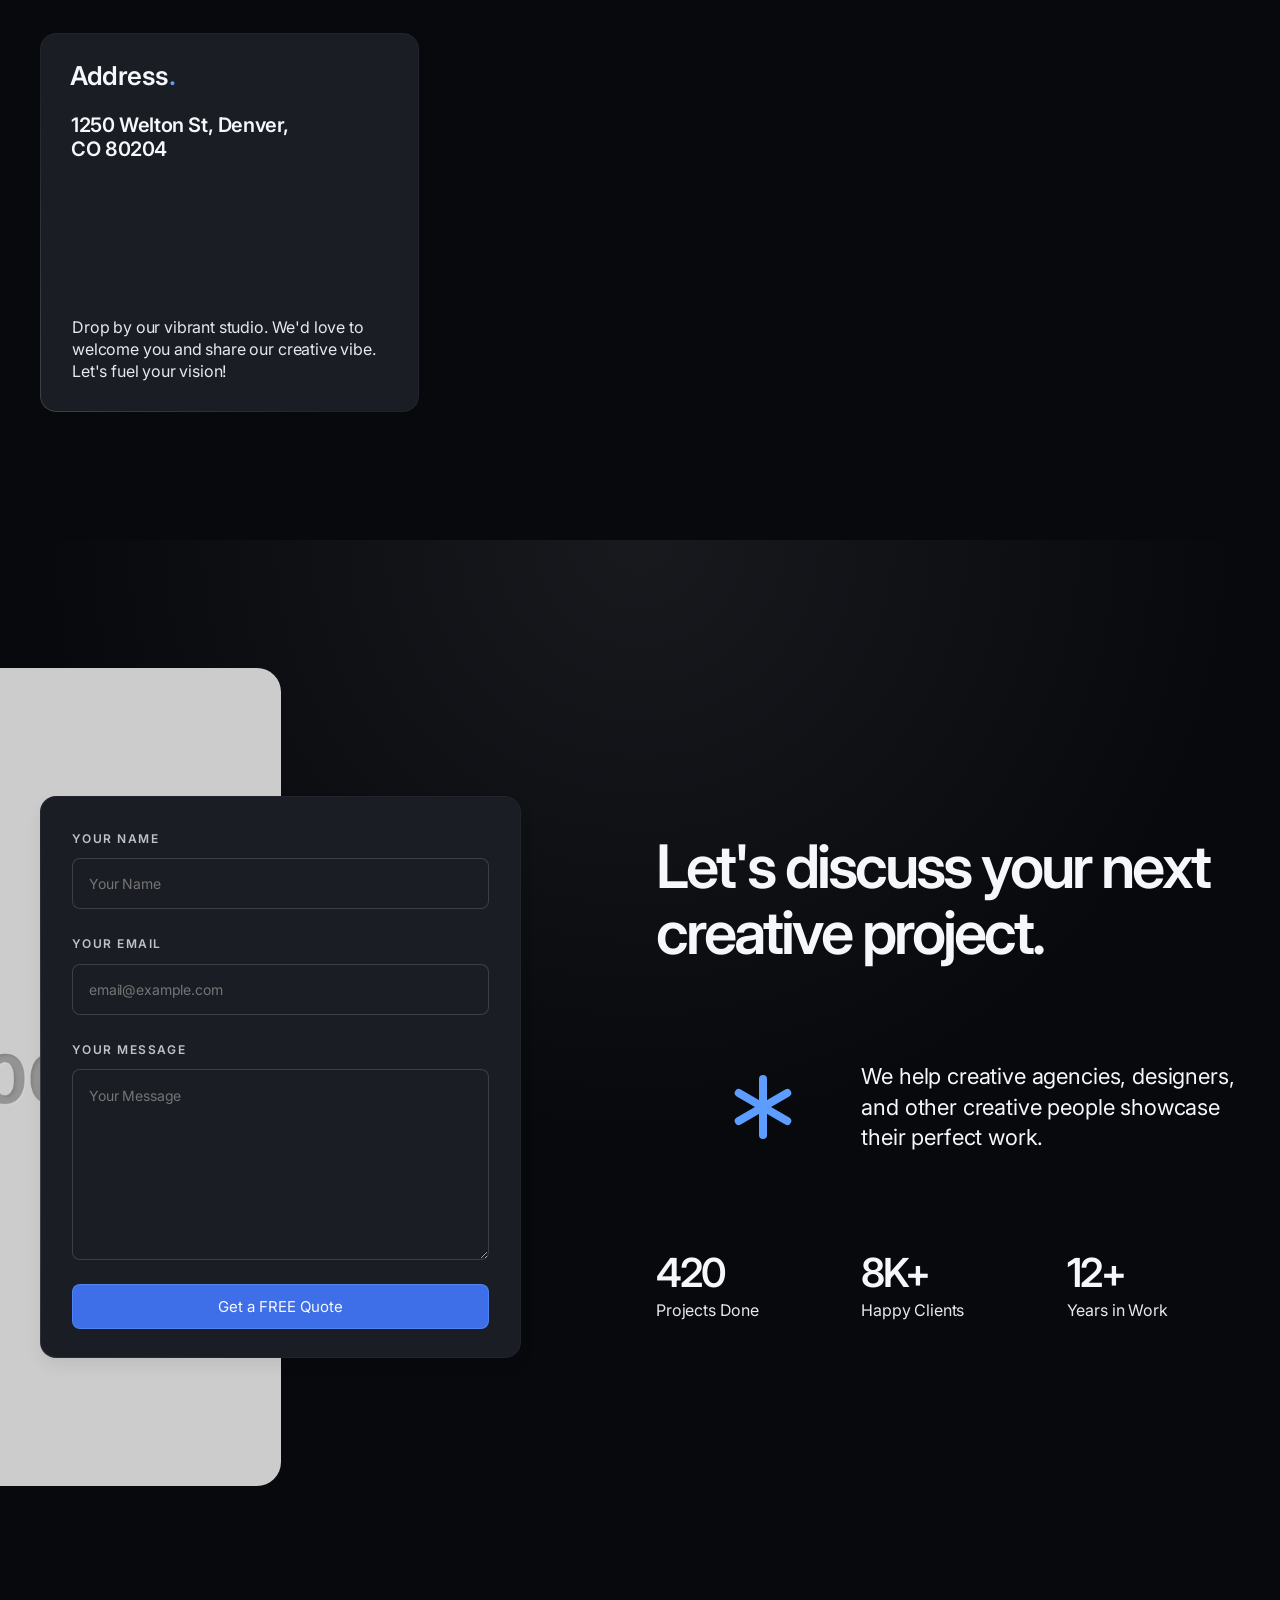
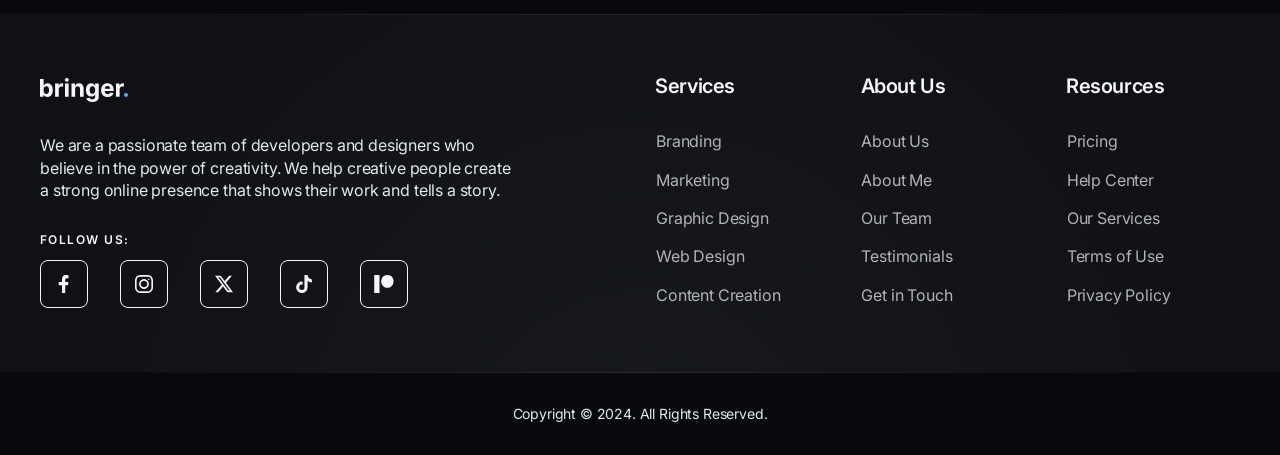
<file: contacts.html>
<!DOCTYPE html>
<html lang="en">
<head>
    <meta charset="UTF-8">
    <meta name="viewport" content="width=device-width, initial-scale=1.0">

    <!-- Page Title -->
    <title>Bringer | Get in Touch</title>

    <!-- Google Fonts -->
    <link href="https://fonts.googleapis.com/css2?family=Inter:wght@400;600&amp;display=swap" rel="stylesheet">
    <!-- Config -->
    <link type="text/css" rel="stylesheet" href="css/config.css">
    <!-- Libraries -->
    <link type="text/css" rel="stylesheet" href="css/libs.css">
    <!-- Template Styles -->
    <link type="text/css" rel="stylesheet" href="css/style.css">
    <!-- Responsive -->
    <link type="text/css" rel="stylesheet" href="css/responsive.css">

    <!-- Favicon -->
    <link rel="icon" href="img/favicon.png" sizes="32x32">
</head>
<body>
    <!-- Header -->
    <header id="bringer-header" class="is-frosted is-sticky" data-appear="fade-down" data-unload="fade-up">
        <!-- Desktop Header -->
        <div class="bringer-header-inner">
            <!-- Header Logo -->
            <div class="bringer-header-lp">
                <a href="./" class="bringer-logo">
                    <img src="img/logo.png" alt="bringer." width="88" height="24">
                </a>
            </div>
            <!-- Main Menu -->
            <div class="bringer-header-mp">
                <nav class="bringer-nav">
                    <ul class="main-menu" data-stagger-appear="fade-down" data-stagger-delay="75">
                        <li>
                            <a href="#">Home</a>
                            <ul class="sub-menu">
                                <li>
                                    <a href="index.html">Home 01</a>
                                </li>
                                <li>
                                    <a href="home02.html">Home 02</a>
                                </li>
                                <li>
                                    <a href="home03.html">Home 03</a>
                                </li>
                                <li>
                                    <a href="home04.html">Home 04</a>
                                </li>
                                <li>
                                    <a href="home05.html">Home 05</a>
                                </li>
                                <li>
                                    <a href="home06.html">Home 06</a>
                                </li>
                                <li>
                                    <a href="home07.html">Home 07</a>
                                </li>
                                <li>
                                    <a href="home08.html">Home 08</a>
                                </li>
                            </ul>
                        </li>
                        <li>
                            <a href="#">About Us</a>
                            <ul class="sub-menu">
                                <li>
                                    <a href="about-us.html">About Us</a>
                                </li>
                                <li>
                                    <a href="about-me.html">About Me</a>
                                </li>
                                <li>
                                    <a href="team-member.html">Team Member</a>
                                </li>
                            </ul>
                        </li>
                        <li>
                            <a href="#">Pages</a>
                            <ul class="sub-menu">
                                <li>
                                    <a href="services.html">Our Services</a>
                                </li>
                                <li>
                                    <a href="service-details.html">Service Details</a>
                                </li>
                                <li>
                                    <a href="pricing.html">Pricing</a>
                                </li>
                                <li>
                                    <a href="faq.html">F.A.Q.</a>
                                </li>
                                <li>
                                    <a href="testimonials.html">Testimonials</a>
                                </li>
                            </ul>
                        </li>
                        <li>
                            <a href="#">Portfolio</a>
                            <ul class="sub-menu">
                                <li>
                                    <a href="portfolio-infinite-list.html">Infinite List</a>
                                </li>
                                <li>
                                    <a href="portfolio-slider.html">Slider</a>
                                </li>
                                <li>
                                    <a href="portfolio-column.html">Column Cards</a>
                                </li>
                                <li>
                                    <a href="portfolio-grid.html">Classic Grid</a>
                                </li>
                                <li class="bringer-menu-divider"></li>
                                <li>
                                    <a href="portfolio-post01.html">Portfolio Details 01</a>
                                </li>
                                <li>
                                    <a href="portfolio-post02.html">Portfolio Details 02</a>
                                </li>
                                <li>
                                    <a href="portfolio-post03.html">Portfolio Details 03</a>
                                </li>
                            </ul>
                        </li>
                        <li class="current-menu-item">
                            <a href="contacts.html">Contacts</a>
                        </li>
                    </ul>
                </nav>
            </div>
            <!-- Header Button -->
            <div class="bringer-header-rp">
                <a href="contacts.html" class="bringer-button">Get a FREE Quote</a>
            </div>
        </div>
        <!-- Mobile Header -->
        <div class="bringer-mobile-header-inner">
            <a href="./" class="bringer-logo">
                <img src="img/logo.png" alt="bringer." width="88" height="24">
            </a>
            <a href="#" class="bringer-mobile-menu-toggler">
                <i class="bringer-menu-toggler-icon">
                    <span></span>
                    <span></span>
                    <span></span>
                </i>
            </a>
        </div>
    </header>

    <!-- Page Main -->
    <main id="bringer-main">
        <div class="stg-container">
            <!-- Section: Page Title -->
            <section class="backlight-bottom">
                <div class="stg-row stg-bottom-gap-l">
                    <div class="stg-col-6 stg-offset-3 align-center">
                        <h1 class="bringer-page-title" data-appear="fade-up" data-unload="fade-up">Get in Touch</h1>
                        <p class="bringer-large-text" data-appear="fade-up" data-delay="100" data-unload="fade-up">We help businesses of all sizes achieve their goals. We believe every brand, big or small, deserves to shine.</p>
                    </div>
                </div>
                <div class="bringer-parallax-media" data-parallax-speed="20" data-appear="fade-up" data-delay="200" data-unload="fade-up">
                    <img class="bringer-lazy" src="img/null.png" data-src="img/inner-pages/contacts01.jpg" alt="Get in Touch" width="1920" height="960">
                </div><!-- .bringer-parallax-media -->
            </section>

            <!-- Section: About Us -->
            <section>
                <!-- Section Title -->
                <div class="stg-row stg-bottom-gap">
                    <div class="stg-col-8">
                        <h2 data-split-appear="fade-up" data-unload="fade-up">Ready to ignite your brand's fire? 🔥 Let's connect! 🤝</h2>
                    </div>
                    <div class="stg-col-4"></div>
                </div>
                <!-- Section Content -->
                <div class="stg-row stg-bottom-gap-l">
                    <div class="stg-col-6 stg-offset-6" data-appear="fade-up" data-delay="200" data-unload="fade-up">
                        <p>At Bringer, we believe in the power of collaboration and shared passion. We're not just a creative agency, we're your partners in igniting your brand's unique potential. So, whether you're brimming with ideas or just starting to spark, reach out and let's chat!</p>
                    </div>
                </div>
                <!-- Grid Galery -->
                <div class="bringer-grid-3cols bringer-parallax-media bringer-m-grid-3cols stg-m-small-gap" data-stagger-appear="fade-up" data-delay="200" data-stagger-unload="fade-up">
                    <a href="img/inner-pages/contacts02.jpg" class="bringer-lightbox-link" data-size="960x960">
                        <img class="bringer-lazy" src="img/null.png" data-src="img/inner-pages/contacts02.jpg" alt="Bringer" width="960" height="960">
                    </a>
                    <a href="img/inner-pages/contacts03.jpg" class="bringer-lightbox-link" data-size="960x960">
                        <img class="bringer-lazy" src="img/null.png" data-src="img/inner-pages/contacts03.jpg" alt="Bringer" width="960" height="960">
                    </a>
                    <a href="img/inner-pages/contacts04.jpg" class="bringer-lightbox-link" data-size="960x960">
                        <img class="bringer-lazy" src="img/null.png" data-src="img/inner-pages/contacts04.jpg" alt="Bringer" width="960" height="960">
                    </a>
                </div>
            </section>

            <!-- Section: Let's Talk -->
            <section class="backlight-top divider-bottom">
                <!-- Section Title -->
                <div class="stg-row bringer-section-title">
                    <div class="stg-col-8 stg-offset-2">
                        <div class="align-center">
                            <h2 data-appear="fade-up" data-unload="fade-up">Let's 🗣 talk!</h2>
                            <p class="bringer-large-text" data-appear="fade-up" data-delay="100" data-unload="fade-up">Here's how you can connect with the Bringer team:</p>
                        </div>
                    </div>
                </div>
                <!-- Contacts Grid -->
                <div class="stg-row" data-stagger-appear="fade-up" data-delay="200" data-stagger-unload="fade-up">
                    <div class="stg-col-4 stg-tp-col-6 stg-tp-bottom-gap">
                        <!-- Phone -->
                        <div class="bringer-block stg-aspect-square stg-vertical-space-between">
                            <a href="tel:+12345556789" class="bringer-grid-item-link"></a>
                            <div>
                                <h5>Phone<span class="bringer-accent">.</span></h5>
                                <h6>+1 (234) 555-67-89</h6>
                            </div>
                            <p>Give us a call and chat directly with our friendly team. We're always happy to answer any questions.</p>
                        </div>
                    </div>
                    <div class="stg-col-4 stg-tp-col-6 stg-tp-bottom-gap">
                        <!-- Email -->
                        <div class="bringer-block stg-aspect-square stg-vertical-space-between">
                            <a href="mailto:bringer@example.com" class="bringer-grid-item-link"></a>
                            <div>
                                <h5>Email<span class="bringer-accent">.</span></h5>
                                <h6>bringer@example.com</h6>
                            </div>
                            <p>Send us a detailed message. We'll get back to you as soon as possible to discuss your creative project further.</p>
                        </div>
                    </div>
                    <div class="stg-col-4 stg-tp-col-12">
                        <!-- Social Media -->
                        <div class="bringer-block stg-aspect-square stg-tp-aspect-rectangle stg-vertical-space-between">
                            <div>
                                <h5>Social Media<span class="bringer-accent">.</span></h5>
                                <ul class="bringer-socials-list stg-small-gap" data-stagger-appear="fade-up" data-stagger-delay="75">
                                    <li>
                                        <a href="#" target="_blank" class="bringer-socials-facebook">
                                            <i></i>
                                        </a>
                                    </li>
                                    <li>
                                        <a href="#" target="_blank" class="bringer-socials-instagram">
                                            <i></i>
                                        </a>
                                    </li>
                                    <li>
                                        <a href="#" target="_blank" class="bringer-socials-x">
                                            <i></i>
                                        </a>
                                    </li>
                                    <li>
                                        <a href="#" target="_blank" class="bringer-socials-tiktok">
                                            <i></i>
                                        </a>
                                    </li>
                                    <li>
                                        <a href="#" target="_blank" class="bringer-socials-patreon">
                                            <i></i>
                                        </a>
                                    </li>
                                </ul>
                            </div>
                            <p>Follow us on Social Media Platforms for a glimpse into our creative world, industry insights, and projects.</p>
                        </div>
                    </div>
                </div>
            </section>

            <!-- Map -->
            <section>
                <!-- Section Title -->
                <div class="stg-row bringer-section-title">
                    <div class="stg-col-8 stg-offset-2">
                        <div class="align-center">
                            <h2 data-appear="fade-up" data-unload="fade-up">Visit our Studio</h2>
                            <p class="bringer-large-text" data-appear="fade-up" data-delay="100" data-unload="fade-up">Come visit! We love welcoming potential collaborators into our vibrant space. Schedule a tour and get inspired by our creative energy.</p>
                        </div>
                    </div>
                </div>
                <!-- Contacts Grid -->
                <div class="stg-row">
                    <div class="stg-col-4 stg-tp-col-6 stg-m-bottom-gap" data-appear="fade-right" data-delay="100" data-unload="fade-left">
                        <!-- Phone -->
                        <div class="bringer-block stg-aspect-square stg-vertical-space-between">
                            <a href="https://maps.app.goo.gl/WbTG6EKuF9dE1Xuy8" class="bringer-grid-item-link"></a>
                            <div>
                                <h5>Address<span class="bringer-accent">.</span></h5>
                                <h6>1250 Welton St, Denver,<br>CO 80204</h6>
                            </div>
                            <p>Drop by our vibrant studio. We'd love to welcome you and share our creative vibe. Let's fuel your vision!</p>
                        </div>
                    </div>
                    <div class="stg-col-8 stg-tp-col-6" data-appear="fade-left" data-delay="200" data-unload="fade-right">
                        <iframe class="bringer-google-map" src="https://www.google.com/maps/embed?pb=!1m18!1m12!1m3!1d3067.943072055294!2d-104.99509669999999!3d39.7409296!2m3!1f0!2f0!3f0!3m2!1i1024!2i768!4f13.1!3m3!1m2!1s0x876c78d2480272f1%3A0x1b2acd6e38844602!2s1250%20Welton%20St%2C%20Denver%2C%20CO%2080204%2C%20USA!5e0!3m2!1sen!2sua!4v1705074190340!5m2!1sen!2sua" width="790" height="379" style="border:0;" allowfullscreen="" loading="lazy" referrerpolicy="no-referrer-when-downgrade"></iframe>
                    </div>
                </div>
            </section>

            <!-- Section: CTA Form -->
            <section class="backlight-top is-fullwidth">
                <div class="stg-row stg-valign-middle stg-cta-with-image stg-tp-column-reverse">
                    <div class="stg-col-5" data-unload="fade-left">
                        <div class="bringer-offset-image" data-bg-src="img/cta/contact-section-bg.jpg" data-appear="fade-up" data-threshold="0.25"></div>
                        <form action="mail.php" method="post" class="bringer-contact-form bringer-block" data-fill-error="Please, fill out the contact form." data-appear="fade-right" data-threshold="0.25">
                            <div class="bringer-form-content">
                                <!-- Field: Name -->
                                <label for="name">Your Name</label>
                                <input type="text" id="name" name="name" placeholder="Your Name" required>
                                <!-- Field: Email -->
                                <label for="email">Your Email</label>
                                <input type="email" id="email" name="email" placeholder="email@example.com" required>    
                                <!-- Field: Message -->
                                <label for="message">Your Message</label>
                                <textarea id="message" name="message" placeholder="Your Message" required></textarea>
                                <!-- Form Button -->
                                <button type="submit" value="Send Message">Get a FREE Quote</button>
                                <div class="bringer-contact-form__response"></div>
                            </div>
                            <span class="bringer-form-spinner"></span>
                        </form>
                    </div>
                    <div class="stg-col-6 stg-offset-1" data-unload="fade-right">
                        <div class="bringer-cta-form-content">
                            <div class="bringer-cta-form-title" data-split-appear="fade-up" data-split-delay="100" data-split-by="line">
                                Let's discuss your next creative project.
                            </div>
                            <div class="bringer-cta-text">
                                <div class="stg-row stg-valign-middle">
                                    <div class="stg-col-2 stg-offset-2 stg-tp-col-1 stg-tp-offset-3 stg-m-col-1 stg-m-offset-2" data-appear="fade-right">
                                        <i class="bringer-cta-icon"></i>
                                    </div>
                                    <div class="stg-col-8 stg-tp-col-7 stg-m-col-8 stg-m-offset-1" data-appear="fade-left">
                                        <p class="bringer-large-text">We help creative agencies, designers, and other creative people showcase their perfect work.</p>
                                    </div>
                                </div>
                            </div>
                            <div class="bringer-cta-counters bringer-grid-3cols bringer-m-grid-3cols" data-stagger-appear="fade-up" data-stagger-delay="100">
                                <!-- Counter Item -->
                                <div class="bringer-counter bringer-small-counter" data-delay="3000">
                                    <div class="bringer-counter-number">420</div>
                                    <div class="bringer-counter-label">Projects Done</div>
                                </div><!-- .bringer-counter -->
                                <!-- Counter Item -->
                                <div class="bringer-counter bringer-small-counter" data-delay="3000">
                                    <div class="bringer-counter-number" data-suffix="K+">8</div>
                                    <div class="bringer-counter-label">Happy Clients</div>
                                </div><!-- .bringer-counter -->
                                <!-- Counter Item -->
                                <div class="bringer-counter bringer-small-counter" data-delay="3000">
                                    <div class="bringer-counter-number" data-suffix="+">12</div>
                                    <div class="bringer-counter-label">Years in Work</div>
                                </div><!-- .bringer-counter -->
                            </div>
                        </div>
                    </div>
                </div>
            </section>

        </div><!-- .stg-container -->

        <!-- Footer -->
        <footer id="bringer-footer" data-appear="fade-up" data-unload="fade-down">
            <!-- Footer Widgets Area -->
            <div class="bringer-footer-widgets">
                <div class="stg-container">
                    <div class="stg-row" data-stagger-appear="fade-left" data-stagger-delay="100">
                        <div class="stg-col-5 stg-tp-col-12 stg-tp-bottom-gap-l">
                            <div class="bringer-info-widget">
                                <a href="./" class="bringer-logo footer-logo">
                                    <img src="img/logo.png" alt="bringer." width="88" height="24">
                                </a>
                                <div class="bringer-info-description">We are a passionate team of developers and designers who believe in the power of creativity. We help creative people create a strong online presence that shows their work and tells a story.</div>
                                <span class="bringer-label">Follow us:</span>
                                <ul class="bringer-socials-list" data-stagger-appear="fade-up" data-stagger-delay="75">
                                    <li>
                                        <a href="#" target="_blank" class="bringer-socials-facebook">
                                            <i></i>
                                        </a>
                                    </li>
                                    <li>
                                        <a href="#" target="_blank" class="bringer-socials-instagram">
                                            <i></i>
                                        </a>
                                    </li>
                                    <li>
                                        <a href="#" target="_blank" class="bringer-socials-x">
                                            <i></i>
                                        </a>
                                    </li>
                                    <li>
                                        <a href="#" target="_blank" class="bringer-socials-tiktok">
                                            <i></i>
                                        </a>
                                    </li>
                                    <li>
                                        <a href="#" target="_blank" class="bringer-socials-patreon">
                                            <i></i>
                                        </a>
                                    </li>
                                </ul>
                            </div>
                        </div>
                        <div class="stg-col-2 stg-offset-1 stg-tp-col-4 stg-m-col-4">
                            <div class="bringer-widget">
                                <h6>Services</h6>
                                <div class="bringer-menu-widget">
                                    <ul>
                                        <li><a href="service-details.html">Branding</a></li>
                                        <li><a href="service-details.html">Marketing</a></li>
                                        <li><a href="service-details.html">Graphic Design</a></li>
                                        <li><a href="service-details.html">Web Design</a></li>
                                        <li><a href="service-details.html">Content Creation</a></li>
                                    </ul>
                                </div>
                            </div><!-- .bringer-widget -->
                        </div>
                        <div class="stg-col-2 stg-tp-col-4 stg-m-col-4">
                            <div class="bringer-widget">
                                <h6>About Us</h6>
                                <div class="bringer-menu-widget">
                                    <ul>
                                        <li><a href="about-us.html">About Us</a></li>
                                        <li><a href="about-me.html">About Me</a></li>
                                        <li><a href="team-member.html">Our Team</a></li>
                                        <li><a href="testimonials.html">Testimonials</a></li>
                                        <li><a href="contacts.html">Get in Touch</a></li>
                                    </ul>
                                </div>
                            </div><!-- .bringer-widget -->
                        </div>
                        <div class="stg-col-2 stg-tp-col-4 stg-m-col-4">
                            <div class="bringer-widget">
                                <h6>Resources</h6>
                                <div class="bringer-menu-widget">
                                    <ul>
                                        <li><a href="pricing.html">Pricing</a></li>
                                        <li><a href="faq.html">Help Center</a></li>
                                        <li><a href="services.html">Our Services</a></li>
                                        <li><a href="#">Terms of Use</a></li>
                                        <li><a href="#">Privacy Policy</a></li>
                                    </ul>
                                </div>
                            </div><!-- .bringer-widget -->
                        </div>
                    </div><!-- .stg-row -->
                </div><!-- .stg-container -->
            </div><!-- .bringer-footer-widgets -->

            <!-- Footer Copyright Line -->
            <div class="bringer-footer-line stg-container">
                <div class="align-center">
                    Copyright &copy; 2024. All Rights Reserved.
                </div>
            </div><!-- bringer-footer-line -->
        </footer>
	</main>

    <!-- Right Click Protection Block -->
    <div class="bringer-rcp-wrap">
        <div class="bringer-rcp-overlay"></div>
        <div class="bringer-rcp-container">
            <h2>The context menu is not allowed on this page.</h2>
        </div>
    </div>

    <!-- Dynamic Backlight -->
    <div class="bringer-backlight"></div>

    <!-- JS Scripts -->
    <script src="js/lib/jquery.min.js"></script>
    <script src="js/lib/libs.js"></script>
    <script src="js/contact_form.js"></script>
    <script src="js/st-core.js"></script>
    <script src="js/classes.js"></script>
    <script src="js/main.js"></script>
</body>
</html>
</file>
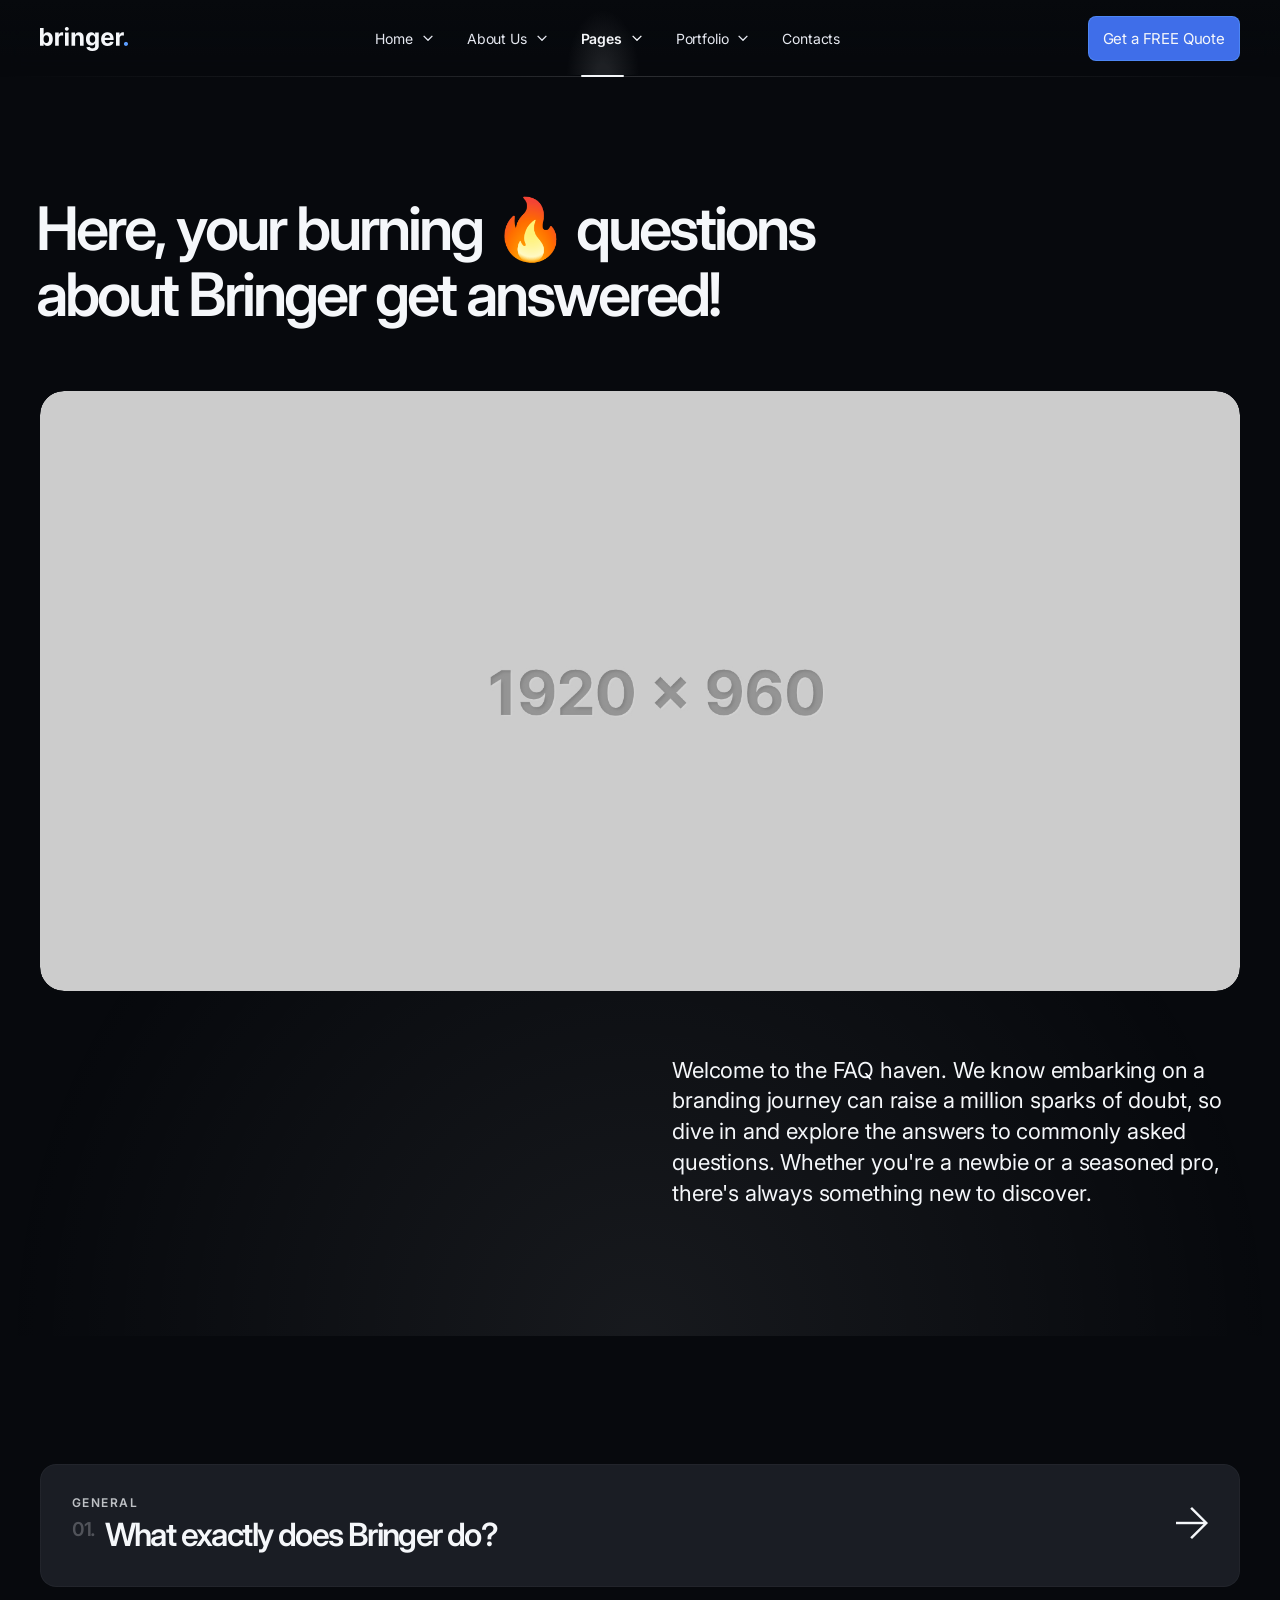
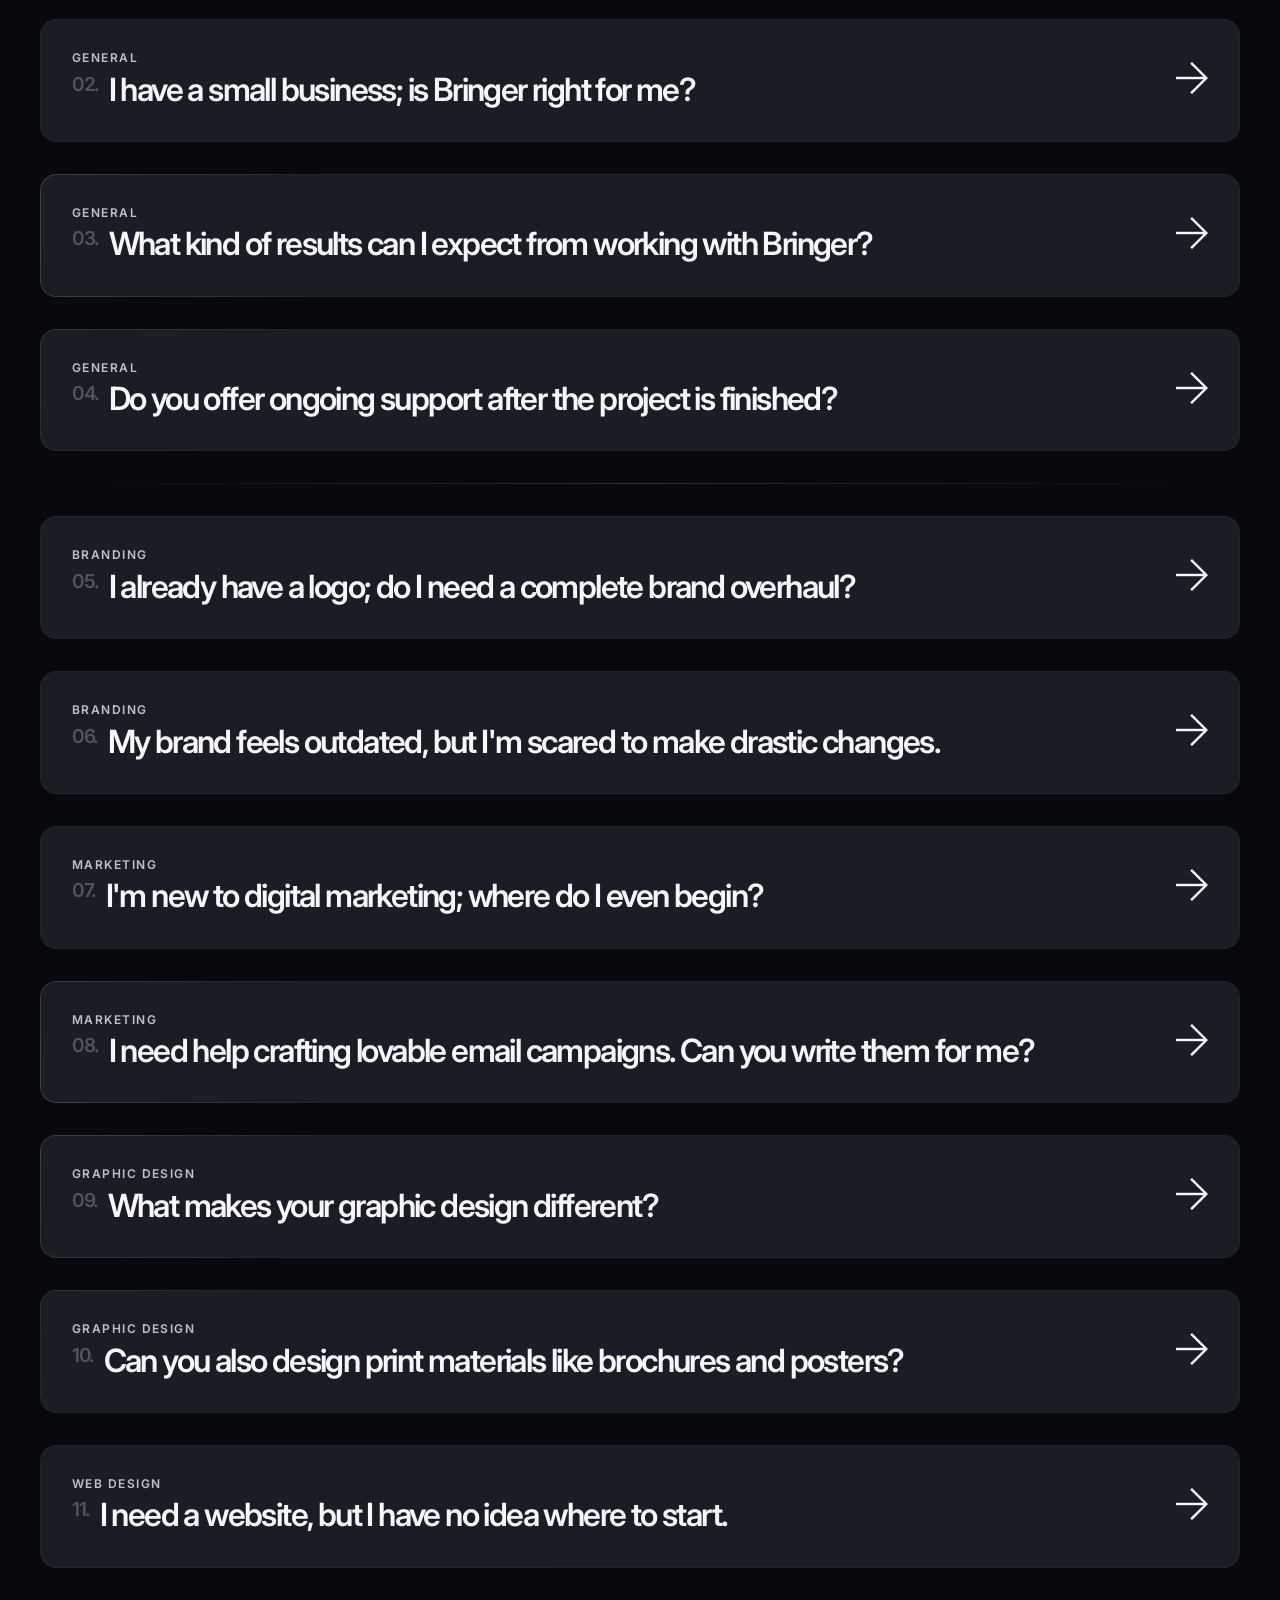
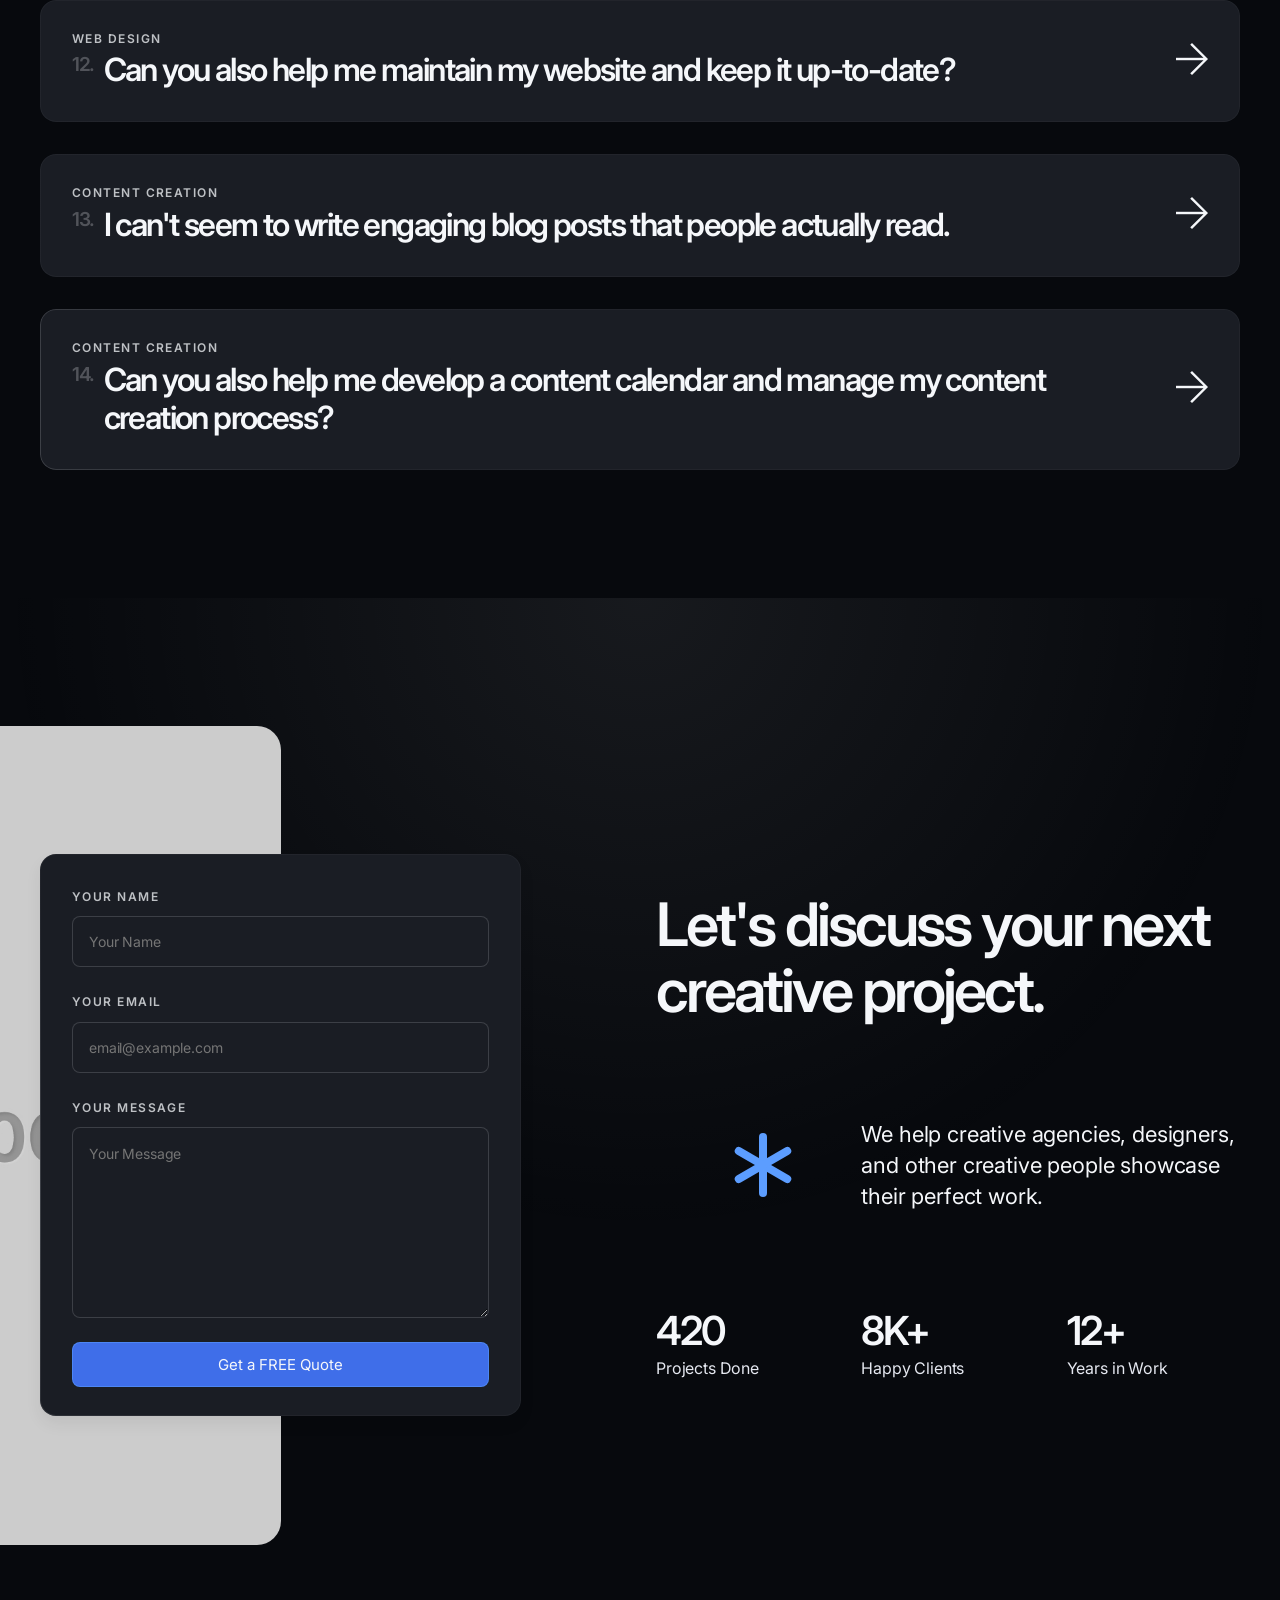
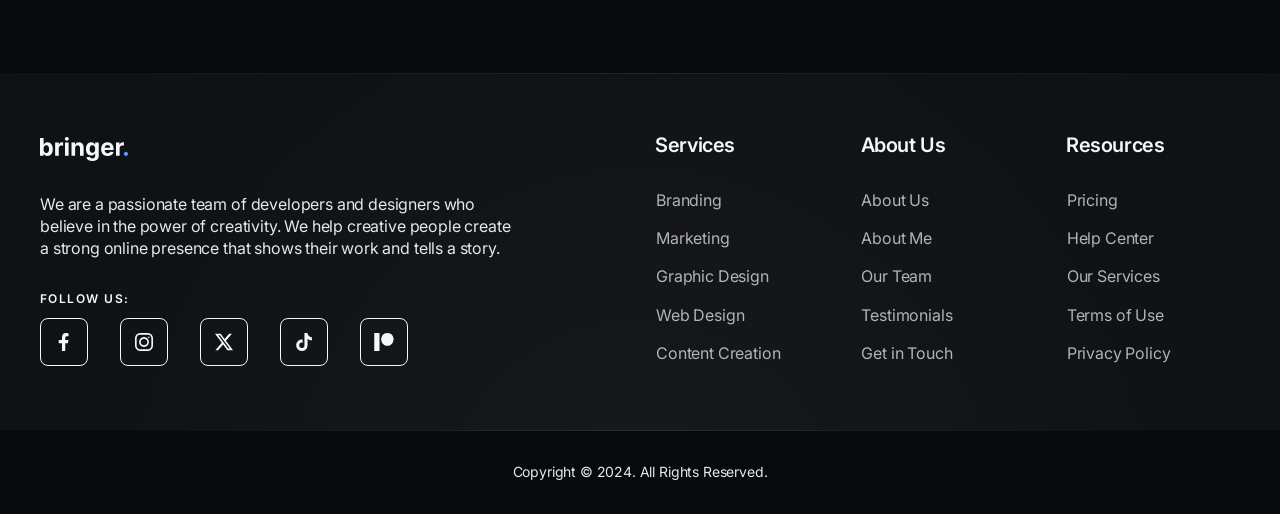
<file: faq.html>
<!DOCTYPE html>
<html lang="en">
<head>
    <meta charset="UTF-8">
    <meta name="viewport" content="width=device-width, initial-scale=1.0">

    <!-- Page Title -->
    <title>Bringer | FAQ</title>

    <!-- Google Fonts -->
    <link href="https://fonts.googleapis.com/css2?family=Inter:wght@400;600&amp;display=swap" rel="stylesheet">
    <!-- Config -->
    <link type="text/css" rel="stylesheet" href="css/config.css">
    <!-- Libraries -->
    <link type="text/css" rel="stylesheet" href="css/libs.css">
    <!-- Template Styles -->
    <link type="text/css" rel="stylesheet" href="css/style.css">
    <!-- Responsive -->
    <link type="text/css" rel="stylesheet" href="css/responsive.css">

    <!-- Favicon -->
    <link rel="icon" href="img/favicon.png" sizes="32x32">
</head>
<body>
    <!-- Header -->
    <header id="bringer-header" class="is-frosted is-sticky" data-appear="fade-down" data-unload="fade-up">
        <!-- Desktop Header -->
        <div class="bringer-header-inner">
            <!-- Header Logo -->
            <div class="bringer-header-lp">
                <a href="./" class="bringer-logo">
                    <img src="img/logo.png" alt="bringer." width="88" height="24">
                </a>
            </div>
            <!-- Main Menu -->
            <div class="bringer-header-mp">
                <nav class="bringer-nav">
                    <ul class="main-menu" data-stagger-appear="fade-down" data-stagger-delay="75">
                        <li>
                            <a href="#">Home</a>
                            <ul class="sub-menu">
                                <li>
                                    <a href="index.html">Home 01</a>
                                </li>
                                <li>
                                    <a href="home02.html">Home 02</a>
                                </li>
                                <li>
                                    <a href="home03.html">Home 03</a>
                                </li>
                                <li>
                                    <a href="home04.html">Home 04</a>
                                </li>
                                <li>
                                    <a href="home05.html">Home 05</a>
                                </li>
                                <li>
                                    <a href="home06.html">Home 06</a>
                                </li>
                                <li>
                                    <a href="home07.html">Home 07</a>
                                </li>
                                <li>
                                    <a href="home08.html">Home 08</a>
                                </li>
                            </ul>
                        </li>
                        <li>
                            <a href="#">About Us</a>
                            <ul class="sub-menu">
                                <li>
                                    <a href="about-us.html">About Us</a>
                                </li>
                                <li>
                                    <a href="about-me.html">About Me</a>
                                </li>
                                <li>
                                    <a href="team-member.html">Team Member</a>
                                </li>
                            </ul>
                        </li>
                        <li class="current-menu-parent">
                            <a href="#">Pages</a>
                            <ul class="sub-menu">
                                <li>
                                    <a href="services.html">Our Services</a>
                                </li>
                                <li>
                                    <a href="service-details.html">Service Details</a>
                                </li>
                                <li>
                                    <a href="pricing.html">Pricing</a>
                                </li>
                                <li class="current-menu-item">
                                    <a href="faq.html">F.A.Q.</a>
                                </li>
                                <li>
                                    <a href="testimonials.html">Testimonials</a>
                                </li>
                            </ul>
                        </li>
                        <li>
                            <a href="#">Portfolio</a>
                            <ul class="sub-menu">
                                <li>
                                    <a href="portfolio-infinite-list.html">Infinite List</a>
                                </li>
                                <li>
                                    <a href="portfolio-slider.html">Slider</a>
                                </li>
                                <li>
                                    <a href="portfolio-column.html">Column Cards</a>
                                </li>
                                <li>
                                    <a href="portfolio-grid.html">Classic Grid</a>
                                </li>
                                <li class="bringer-menu-divider"></li>
                                <li>
                                    <a href="portfolio-post01.html">Portfolio Details 01</a>
                                </li>
                                <li>
                                    <a href="portfolio-post02.html">Portfolio Details 02</a>
                                </li>
                                <li>
                                    <a href="portfolio-post03.html">Portfolio Details 03</a>
                                </li>
                            </ul>
                        </li>
                        <li>
                            <a href="contacts.html">Contacts</a>
                        </li>
                    </ul>
                </nav>
            </div>
            <!-- Header Button -->
            <div class="bringer-header-rp">
                <a href="contacts.html" class="bringer-button">Get a FREE Quote</a>
            </div>
        </div>
        <!-- Mobile Header -->
        <div class="bringer-mobile-header-inner">
            <a href="./" class="bringer-logo">
                <img src="img/logo.png" alt="bringer." width="88" height="24">
            </a>
            <a href="#" class="bringer-mobile-menu-toggler">
                <i class="bringer-menu-toggler-icon">
                    <span></span>
                    <span></span>
                    <span></span>
                </i>
            </a>
        </div>
    </header>

    <!-- Page Main -->
    <main id="bringer-main">
        <div class="stg-container">
            <!-- Section: Page Title -->
            <section class="backlight-bottom">
                <!-- Section Title -->
                <div class="stg-row stg-bottom-gap-l">
                    <div class="stg-col-8">
                        <h1 class="stg-bottom-gap" data-split-appear="fade-up" data-split-unload="fade-up">Here, your burning 🔥 questions about Bringer get answered!</h1>
                    </div>
                    <div class="stg-col-4"></div>
                </div>

                <!-- Section Image -->
                <div class="bringer-parallax-media stg-bottom-gap-l" data-appear="fade-up" data-unload="fade-out">
                    <img class="bringer-lazy" src="img/null.png" data-src="img/inner-pages/faq-hero.jpg" alt="Questions and Answers" width="1920" height="960">
                </div>

                <!-- Section Content -->
                <div class="stg-row stg-large-gap">
                    <div class="stg-col-6 stg-offset-6" data-appear="fade-left" data-unload="fade-right">
                        <p class="bringer-large-text">Welcome to the FAQ haven. We know embarking on a branding journey can raise a million sparks of doubt, so dive in and explore the answers to commonly asked questions. Whether you're a newbie or a seasoned pro, there's always something new to discover.</p>
                    </div>
                </div>
            </section>

            <!-- Section: FAQ -->
            <section>
                <!-- FAQ List -->
                <div class="bringer-faq-list">
                    <!-- FAQ Item 01 -->
                    <div class="bringer-toggles-item bringer-block" data-appear="fade-up" data-unload="fade-up">
                        <div class="bringer-toggles-item--title">
                            <span class="bringer-label">General</span>
                            <h4>
                                <sup>01.</sup>
                                What exactly does Bringer do?
                            </h4>
                        </div>
                        <div class="bringer-toggles-item--content">
                            <p>We're your brand's fairy godmothers (and fathers!) of transformation. We don't just design logos and write taglines; we craft your entire brand identity, from story to visuals. Think of us as storytellers, magicians, and digital alchemists, ready to ignite your brand and set it ablaze with passion and impact.</p>
                        </div>
                    </div>
                    <!-- FAQ Item 02 -->
                    <div class="bringer-toggles-item bringer-block" data-appear="fade-up" data-unload="fade-up">
                        <div class="bringer-toggles-item--title">
                            <span class="bringer-label">General</span>
                            <h4>
                                <sup>02.</sup>
                                I have a small business; is Bringer right for me?
                            </h4>
                        </div>
                        <div class="bringer-toggles-item--content">
                            <p>Absolutely! We believe every brand, big or small, deserves to shine. We tailor our services to fit your unique needs and budget, ensuring you get the spark you need to stand out in your industry.</p>
                        </div>
                    </div>
                    <!-- FAQ Item 03 -->
                    <div class="bringer-toggles-item bringer-block" data-appear="fade-up" data-unload="fade-up">
                        <div class="bringer-toggles-item--title">
                            <span class="bringer-label">General</span>
                            <h4>
                                <sup>03.</sup>
                                What kind of results can I expect from working with Bringer?
                            </h4>
                        </div>
                        <div class="bringer-toggles-item--content">
                            <span class="bringer-highlight">We empower brands to:</span>
                            <ul class="bringer-marked-list">
                                <li>Increase brand awareness and recognition.</li>
                                <li>Attract and engage their ideal target audience.</li>
                                <li>Build trust and loyalty with customers.</li>
                                <li>Improve lead generation and sales.</li>
                                <li>Stand out from the competition and become industry leaders.</li>
                                <li>Q: Do you offer ongoing support after the project is finished?</li>
                            </ul>
                        </div>
                    </div>
                    <!-- FAQ Item 04 -->
                    <div class="bringer-toggles-item bringer-block" data-appear="fade-up" data-unload="fade-up">
                        <div class="bringer-toggles-item--title">
                            <span class="bringer-label">General</span>
                            <h4>
                                <sup>04.</sup>
                                Do you offer ongoing support after the project is finished?
                            </h4>
                        </div>
                        <div class="bringer-toggles-item--content">
                            <p>We become your brand partners, not just your project partners! We offer ongoing support and guidance to ensure your brand continues to thrive. This can include website maintenance, content creation, marketing campaign guidance, and even brand refreshers down the line. We're always there to keep your brand's fire burning bright.</p>
                        </div>
                    </div>
                    <hr>
                    <!-- FAQ Item 05 -->
                    <div class="bringer-toggles-item bringer-block" data-appear="fade-up" data-unload="fade-up">
                        <div class="bringer-toggles-item--title">
                            <span class="bringer-label">Branding</span>
                            <h4>
                                <sup>05.</sup>
                                I already have a logo; do I need a complete brand overhaul?
                            </h4>
                        </div>
                        <div class="bringer-toggles-item--content">
                            <p>Not necessarily! We can assess your existing branding and recommend how to refine it, whether it's tweaking your logo, freshening up your messaging, or creating a more cohesive visual identity. Sometimes, a sprinkle of magic is all you need to reignite your brand's fire.</p>
                        </div>
                    </div>
                    <!-- FAQ Item 06 -->
                    <div class="bringer-toggles-item bringer-block" data-appear="fade-up" data-unload="fade-up">
                        <div class="bringer-toggles-item--title">
                            <span class="bringer-label">Branding</span>
                            <h4>
                                <sup>06.</sup>
                                My brand feels outdated, but I'm scared to make drastic changes.
                            </h4>
                        </div>
                        <div class="bringer-toggles-item--content">
                            <p>We understand! Evolution is key, but we can help you refine your brand identity step-by-step. We'll start by identifying what resonates with your target audience and update elements like fonts, colors, or messaging to freshen your look without losing your core essence. Think of it as a brand facelift, not a complete makeover!</p>
                        </div>
                    </div>
                    <!-- FAQ Item 07 -->
                    <div class="bringer-toggles-item bringer-block" data-appear="fade-up" data-unload="fade-up">
                        <div class="bringer-toggles-item--title">
                            <span class="bringer-label">Marketing</span>
                            <h4>
                                <sup>07.</sup>
                                I'm new to digital marketing; where do I even begin?
                            </h4>
                        </div>
                        <div class="bringer-toggles-item--content">
                            <p>No worries! We'll craft a customized marketing strategy that aligns with your goals and budget, even if you're starting from scratch. We'll help you choose the right channels, create engaging content, and track your results to ensure you're making the most of your marketing efforts.</p>
                        </div>
                    </div>
                    <!-- FAQ Item 08 -->
                    <div class="bringer-toggles-item bringer-block" data-appear="fade-up" data-unload="fade-up">
                        <div class="bringer-toggles-item--title">
                            <span class="bringer-label">Marketing</span>
                            <h4>
                                <sup>08.</sup>
                                I need help crafting lovable email campaigns. Can you write them for me?
                            </h4>
                        </div>
                        <div class="bringer-toggles-item--content">
                            <p>Absolutely! We'll get to know your audience and craft email campaigns that resonate with their needs and interests. We'll write captivating subject lines, design eye-catching visuals, and create calls to action that drive results.</p>
                        </div>
                    </div>
                    <!-- FAQ Item 09 -->
                    <div class="bringer-toggles-item bringer-block" data-appear="fade-up" data-unload="fade-up">
                        <div class="bringer-toggles-item--title">
                            <span class="bringer-label">Graphic Design</span>
                            <h4>
                                <sup>09.</sup>
                                What makes your graphic design different?
                            </h4>
                        </div>
                        <div class="bringer-toggles-item--content">
                            <p>We don't just create pretty pictures; we tell stories through visuals. We understand how design can influence emotions and actions, and we use that knowledge to craft impactful graphics that support your brand messaging and marketing goals.</p>
                        </div>
                    </div>
                    <!-- FAQ Item 10 -->
                    <div class="bringer-toggles-item bringer-block" data-appear="fade-up" data-unload="fade-up">
                        <div class="bringer-toggles-item--title">
                            <span class="bringer-label">Graphic Design</span>
                            <h4>
                                <sup>10.</sup>
                                Can you also design print materials like brochures and posters?
                            </h4>
                        </div>
                        <div class="bringer-toggles-item--content">
                            <p>Sure! We offer a full range of graphic design services to ensure your brand looks consistent and impactful across all platforms, both online and offline.</p>
                        </div>
                    </div>
                    <!-- FAQ Item 11 -->
                    <div class="bringer-toggles-item bringer-block" data-appear="fade-up" data-unload="fade-up">
                        <div class="bringer-toggles-item--title">
                            <span class="bringer-label">Web Design</span>
                            <h4>
                                <sup>11.</sup>
                                I need a website, but I have no idea where to start.
                            </h4>
                        </div>
                        <div class="bringer-toggles-item--content">
                            <p>We'd love to! We'll design and develop a user-friendly website that reflects your brand identity and engages your target audience. We'll focus on intuitive navigation, SEO optimization, and mobile responsiveness to ensure your website drives results.</p>
                        </div>
                    </div>
                    <!-- FAQ Item 12 -->
                    <div class="bringer-toggles-item bringer-block" data-appear="fade-up" data-unload="fade-up">
                        <div class="bringer-toggles-item--title">
                            <span class="bringer-label">Web Design</span>
                            <h4>
                                <sup>12.</sup>
                                Can you also help me maintain my website and keep it up-to-date?
                            </h4>
                        </div>
                        <div class="bringer-toggles-item--content">
                            <p>Of course! We offer ongoing website maintenance services to ensure your website runs smoothly and remains secure. We'll handle updates, backups, and any technical issues that may arise, so you can focus on what you do best.</p>
                        </div>
                    </div>
                    <!-- FAQ Item 13 -->
                    <div class="bringer-toggles-item bringer-block" data-appear="fade-up" data-unload="fade-up">
                        <div class="bringer-toggles-item--title">
                            <span class="bringer-label">Content Creation</span>
                            <h4>
                                <sup>13.</sup>
                                I can't seem to write engaging blog posts that people actually read.
                            </h4>
                        </div>
                        <div class="bringer-toggles-item--content">
                            <p>We're writing wizards! We'll create high-quality, SEO-optimized content that captures your audience's attention and keeps them coming back for more. We can write blog posts, website copy, social media captions, and even scripts for your marketing videos.</p>
                        </div>
                    </div>
                    <!-- FAQ Item 14 -->
                    <div class="bringer-toggles-item bringer-block" data-appear="fade-up" data-unload="fade-up">
                        <div class="bringer-toggles-item--title">
                            <span class="bringer-label">Content Creation</span>
                            <h4>
                                <sup>14.</sup>
                                Can you also help me develop a content calendar and manage my content creation process?
                            </h4>
                        </div>
                        <div class="bringer-toggles-item--content">
                            <p>We're content strategists too! We'll help you develop a content calendar that aligns with your marketing goals and targets your ideal audience. We'll also provide guidance on editorial workflow and distribution channels to ensure your content reaches its full potential.</p>
                        </div>
                    </div>
                </div>
            </section>

            <!-- Section: CTA Form -->
            <section class="backlight-top is-fullwidth">
                <div class="stg-row stg-valign-middle stg-cta-with-image stg-tp-column-reverse">
                    <div class="stg-col-5" data-unload="fade-left">
                        <div class="bringer-offset-image" data-bg-src="img/cta/contact-section-bg.jpg" data-appear="fade-up" data-threshold="0.25"></div>
                        <form action="mail.php" method="post" class="bringer-contact-form bringer-block" data-fill-error="Please, fill out the contact form." data-appear="fade-right" data-threshold="0.25">
                            <div class="bringer-form-content">
                                <!-- Field: Name -->
                                <label for="name">Your Name</label>
                                <input type="text" id="name" name="name" placeholder="Your Name" required>
                                <!-- Field: Email -->
                                <label for="email">Your Email</label>
                                <input type="email" id="email" name="email" placeholder="email@example.com" required>    
                                <!-- Field: Message -->
                                <label for="message">Your Message</label>
                                <textarea id="message" name="message" placeholder="Your Message" required></textarea>
                                <!-- Form Button -->
                                <button type="submit" value="Send Message">Get a FREE Quote</button>
                                <div class="bringer-contact-form__response"></div>
                            </div>
                            <span class="bringer-form-spinner"></span>
                        </form>
                    </div>
                    <div class="stg-col-6 stg-offset-1" data-unload="fade-right">
                        <div class="bringer-cta-form-content">
                            <div class="bringer-cta-form-title" data-split-appear="fade-up" data-split-delay="100" data-split-by="line">
                                Let's discuss your next creative project.
                            </div>
                            <div class="bringer-cta-text">
                                <div class="stg-row stg-valign-middle">
                                    <div class="stg-col-2 stg-offset-2 stg-tp-col-1 stg-tp-offset-3 stg-m-col-1 stg-m-offset-2" data-appear="fade-right">
                                        <i class="bringer-cta-icon"></i>
                                    </div>
                                    <div class="stg-col-8 stg-tp-col-7 stg-m-col-8 stg-m-offset-1" data-appear="fade-left">
                                        <p class="bringer-large-text">We help creative agencies, designers, and other creative people showcase their perfect work.</p>
                                    </div>
                                </div>
                            </div>
                            <div class="bringer-cta-counters bringer-grid-3cols bringer-m-grid-3cols" data-stagger-appear="fade-up" data-stagger-delay="100">
                                <!-- Counter Item -->
                                <div class="bringer-counter bringer-small-counter" data-delay="3000">
                                    <div class="bringer-counter-number">420</div>
                                    <div class="bringer-counter-label">Projects Done</div>
                                </div><!-- .bringer-counter -->
                                <!-- Counter Item -->
                                <div class="bringer-counter bringer-small-counter" data-delay="3000">
                                    <div class="bringer-counter-number" data-suffix="K+">8</div>
                                    <div class="bringer-counter-label">Happy Clients</div>
                                </div><!-- .bringer-counter -->
                                <!-- Counter Item -->
                                <div class="bringer-counter bringer-small-counter" data-delay="3000">
                                    <div class="bringer-counter-number" data-suffix="+">12</div>
                                    <div class="bringer-counter-label">Years in Work</div>
                                </div><!-- .bringer-counter -->
                            </div>
                        </div>
                    </div>
                </div>
            </section>

        </div><!-- .stg-container -->

        <!-- Footer -->
        <footer id="bringer-footer" data-appear="fade-up" data-unload="fade-down">
            <!-- Footer Widgets Area -->
            <div class="bringer-footer-widgets">
                <div class="stg-container">
                    <div class="stg-row" data-stagger-appear="fade-left" data-stagger-delay="100">
                        <div class="stg-col-5 stg-tp-col-12 stg-tp-bottom-gap-l">
                            <div class="bringer-info-widget">
                                <a href="./" class="bringer-logo footer-logo">
                                    <img src="img/logo.png" alt="bringer." width="88" height="24">
                                </a>
                                <div class="bringer-info-description">We are a passionate team of developers and designers who believe in the power of creativity. We help creative people create a strong online presence that shows their work and tells a story.</div>
                                <span class="bringer-label">Follow us:</span>
                                <ul class="bringer-socials-list" data-stagger-appear="fade-up" data-stagger-delay="75">
                                    <li>
                                        <a href="#" target="_blank" class="bringer-socials-facebook">
                                            <i></i>
                                        </a>
                                    </li>
                                    <li>
                                        <a href="#" target="_blank" class="bringer-socials-instagram">
                                            <i></i>
                                        </a>
                                    </li>
                                    <li>
                                        <a href="#" target="_blank" class="bringer-socials-x">
                                            <i></i>
                                        </a>
                                    </li>
                                    <li>
                                        <a href="#" target="_blank" class="bringer-socials-tiktok">
                                            <i></i>
                                        </a>
                                    </li>
                                    <li>
                                        <a href="#" target="_blank" class="bringer-socials-patreon">
                                            <i></i>
                                        </a>
                                    </li>
                                </ul>
                            </div>
                        </div>
                        <div class="stg-col-2 stg-offset-1 stg-tp-col-4 stg-m-col-4">
                            <div class="bringer-widget">
                                <h6>Services</h6>
                                <div class="bringer-menu-widget">
                                    <ul>
                                        <li><a href="service-details.html">Branding</a></li>
                                        <li><a href="service-details.html">Marketing</a></li>
                                        <li><a href="service-details.html">Graphic Design</a></li>
                                        <li><a href="service-details.html">Web Design</a></li>
                                        <li><a href="service-details.html">Content Creation</a></li>
                                    </ul>
                                </div>
                            </div><!-- .bringer-widget -->
                        </div>
                        <div class="stg-col-2 stg-tp-col-4 stg-m-col-4">
                            <div class="bringer-widget">
                                <h6>About Us</h6>
                                <div class="bringer-menu-widget">
                                    <ul>
                                        <li><a href="about-us.html">About Us</a></li>
                                        <li><a href="about-me.html">About Me</a></li>
                                        <li><a href="team-member.html">Our Team</a></li>
                                        <li><a href="testimonials.html">Testimonials</a></li>
                                        <li><a href="contacts.html">Get in Touch</a></li>
                                    </ul>
                                </div>
                            </div><!-- .bringer-widget -->
                        </div>
                        <div class="stg-col-2 stg-tp-col-4 stg-m-col-4">
                            <div class="bringer-widget">
                                <h6>Resources</h6>
                                <div class="bringer-menu-widget">
                                    <ul>
                                        <li><a href="pricing.html">Pricing</a></li>
                                        <li><a href="faq.html">Help Center</a></li>
                                        <li><a href="services.html">Our Services</a></li>
                                        <li><a href="#">Terms of Use</a></li>
                                        <li><a href="#">Privacy Policy</a></li>
                                    </ul>
                                </div>
                            </div><!-- .bringer-widget -->
                        </div>
                    </div><!-- .stg-row -->
                </div><!-- .stg-container -->
            </div><!-- .bringer-footer-widgets -->

            <!-- Footer Copyright Line -->
            <div class="bringer-footer-line stg-container">
                <div class="align-center">
                    Copyright &copy; 2024. All Rights Reserved.
                </div>
            </div><!-- bringer-footer-line -->
        </footer>
	</main>

    <!-- Right Click Protection Block -->
    <div class="bringer-rcp-wrap">
        <div class="bringer-rcp-overlay"></div>
        <div class="bringer-rcp-container">
            <h2>The context menu is not allowed on this page.</h2>
        </div>
    </div>

    <!-- Dynamic Backlight -->
    <div class="bringer-backlight"></div>

    <!-- JS Scripts -->
    <script src="js/lib/jquery.min.js"></script>
    <script src="js/lib/libs.js"></script>
    <script src="js/contact_form.js"></script>
    <script src="js/st-core.js"></script>
    <script src="js/classes.js"></script>
    <script src="js/main.js"></script>
</body>
</html>
</file>
<file: css/config.css>
.light-mode {--bringer-s-body-bg: #ffffff;--bringer-s-nav: #ffffffee;--bringer-s-container-bg: #eaeff3;--bringer-s-container-frosted: #f4f7faee;--bringer-s-heading: #07090d;--bringer-s-heading-fade: #07090d80;--bringer-s-text: #33363b;--bringer-button-hover-bg: #2b56c5d0;--bringer-s-text-accent: #1a44b5;--bringer-s-border: #07090d15;--bringer-s-border-mute: #07090d08;--bringer-s-border-highlight: #07090d20;--bringer-s-backlight: #11151d19;--bringer-s-box-shadow: #07090d0a;--bringer-s-cursor-light: #1f2d4a19;--bringer-c-menu: #07090d;--bringer-c-menu-hover: #0039ab;}:root {--bringer-s-body-bg: #07090d;--bringer-s-nav: #07090dcc;--bringer-s-container-bg: #1a1d24;--bringer-s-container-frosted: #1a1d24ee;--bringer-s-heading: #f5f7fa;--bringer-s-heading-fade: #f5f7fac0;--bringer-s-text: #e5e8f0;--bringer-s-accent: #3f6ee9;--bringer-button-hover-bg: #3f6ee9d0;--bringer-s-text-accent: #5c9dff;--bringer-s-accented-text: var(--bringer-s-heading);--bringer-s-border: #f5f7fa27;--bringer-s-border-accent: #5c9dff80;--bringer-s-border-mute: #f5f7fa0d;--bringer-s-border-highlight: #f5f7fa40;--bringer-s-backlight: #f5f7fa12;--bringer-s-box-shadow: #07090d10;--bringer-s-cursor-light: var(--bringer-s-backlight);--bringer-c-border-gradient: linear-gradient(to left, transparent, var(--bringer-s-border), transparent);--bringer-c-menu: var(--bringer-s-text);--bringer-c-menu-hover: var(--bringer-s-heading);--bringer-c-menu-active: var(--bringer-s-heading);}:root {--bringer-t-heading-ff: 'Inter', sans-serif;--bringer-t-heading-fw: 600;--bringer-t-content-ff: 'Inter', sans-serif;--bringer-t-content-fw: 400;--bringer-t-content-ls: -0.01em;--bringer-t-menu-ff: var(--bringer-t-content-ff);--bringer-t-menu-fw: var(--bringer-t-content-fw);--bringer-t-menu-fs: 14px;--bringer-t-menu-lh: 1.4em;--bringer-t-submenu-ff: var(--bringer-t-menu-ff);--bringer-t-submenu-fw: var(--bringer-t-menu-fw);--bringer-t-submenu-fs: var(--bringer-t-menu-fs);--bringer-t-submenu-lh: var(--bringer-t-menu-lh);--bringer-t-footer-fs: 14px;--bringer-t-footer-lh: 1.4em;--bringer-socials-size: 24px;--bringer-t-h1-fs: 60px;--bringer-t-h1-ls: -0.05em;--bringer-t-h1-lh: 1.1em;--bringer-t-h1-margin: -0.175em 0 0.338em -0.063em;--bringer-t-h2-fs: 56px;--bringer-t-h2-ls: -0.05em;--bringer-t-h2-lh: 1.2em;--bringer-t-h2-margin: -0.232em 0 0.482em -0.06em;--bringer-t-h3-fs: 40px;--bringer-t-h3-ls: -0.05em;--bringer-t-h3-lh: 1.2em;--bringer-t-h3-margin: -0.215em 0 0.65em -0.05em;--bringer-t-h4-fs: 32px;--bringer-t-h4-ls: -0.05em;--bringer-t-h4-lh: 1.2em;--bringer-t-h4-margin: -0.22em 0 0.813em -0.05em;--bringer-t-h5-fs: 26px;--bringer-t-h5-ls: -0.02em;--bringer-t-h5-lh: 1.2em;--bringer-t-h5-margin: -0.19em 0 1em -0.06em;--bringer-t-h6-fs: 20px;--bringer-t-h6-ls: -0.02em;--bringer-t-h6-lh: 1.2em;--bringer-t-h6-margin: -0.2em 0 1.2em -0.038em;--bringer-t-large-fs: 22px;--bringer-t-content-fs: 16px;--bringer-t-content-lh: 1.4em;--bringer-t-meta-fs: 12px;--bringer-t-meta-ls: 0.12em;--bringer-t-meta-fw: 600;--bringer-t-button-fs: 15px;--bringer-t-input-fs: 14px;--bringer-t-input-lh: 1.4em;}:root {--bringer-header-spacing: 16px;--bringer-menu-gap: 32px;--bringer-sub-menu-width: 200px;--bringer-socials-gap: 32px;--bringer-section-gap: 128px;--bringer-xl-br: 48px;--bringer-large-br: 32px;--bringer-default-br: 24px;--bringer-small-br: 16px;--bringer-xs-br: 8px;--bringer-button-spacing: 14px;--bringer-button-br: var(--bringer-xs-br);--bringer-input-spacing: 16px 16px 16px 16px;--bringer-input-br: var(--bringer-xs-br);--bringer-input-gap: 24px;--stg-container-width: 1200px;--stg-gap: 32px;--stg-d-gap: 32px;--stg-xs-gap: 8px;--stg-small-gap: 16px;--stg-large-gap: 64px;--stg-xl-gap: 128px;}@media only screen and (max-width: 1279px) {:root {--stg-container-width: 976px;--bringer-t-h1-fs: 64px;--bringer-t-h2-fs: 45px;--bringer-t-h3-fs: 32px;--bringer-t-h4-fs: 26px;--bringer-t-h5-fs: 22px;--bringer-t-h6-fs: 18px;--bringer-t-large-fs: 18px;--bringer-t-content-fs: 16px;--bringer-t-footer-fs: 14px;--bringer-t-meta-fs: 10px;--bringer-t-button-fs: 14px;--bringer-t-input-fs: 14px;--bringer-header-spacing: 12px;--bringer-menu-gap: 24px;--bringer-socials-gap: 24px;--bringer-section-gap: 96px;--bringer-xl-br: 36px;--bringer-large-br: 24px;--bringer-default-br: 18px;--bringer-small-br: 12px;--bringer-xs-br: 6px;--stg-gap: 24px;--stg-d-gap: 24px;--stg-xs-gap: 6px;--stg-small-gap: 12px;--stg-large-gap: 48px;--stg-xl-gap: 96px;--bringer-section-gap: 96px;}}@media only screen and (max-width: 960px) {:root {--bringer-t-menu-ff: var(--bringer-t-heading-ff);--bringer-t-menu-fw: var(--bringer-t-heading-fw);--bringer-t-menu-fs: 32px;--bringer-t-menu-lh: 1.2em;--bringer-t-submenu-ff: var(--bringer-t-content-ff);--bringer-t-submenu-fw: var(--bringer-t-content-fw);--bringer-t-submenu-fs: 16px;--bringer-t-submenu-lh: 1.4em;}}@media only screen and (max-width: 960px) {:root {--bringer-t-h1-fs: 55px;--stg-container-width: 590px;--bringer-header-spacing: 12px;}}@media only screen and (max-width: 739px) {:root {--stg-container-width: calc(100svw - 2 * var(--stg-gap));--bringer-t-h1-fs: 40px;--bringer-t-h2-fs: 32px;--bringer-t-h3-fs: 28px;--bringer-t-h4-fs: 24px;--bringer-t-h5-fs: 20px;--bringer-t-h6-fs: 18px;--bringer-t-large-fs: 17px;--bringer-xl-br: 32px;--bringer-large-br: 24px;--bringer-default-br: 16px;--bringer-small-br: 8px;--bringer-xs-br: 4px;--stg-gap: 20px;--stg-d-gap: 20px;--stg-xs-gap: 6px;--stg-small-gap: 12px;--stg-large-gap: 40px;--stg-xl-gap: 80px;--bringer-section-gap: 80px;--bringer-socials-gap: 12px;}}:root {--icon-chevron-left: url("data:image/svg+xml,%3Csvg xmlns='http://www.w3.org/2000/svg' width='24' height='24'%3E%3Cpath d='m2 12 12.643 12L17 21.763 6.713 12 17 2.237 14.643 0Z'/%3E%3C/svg%3E");--icon-chevron-right: url("data:image/svg+xml,%3Csvg xmlns='http://www.w3.org/2000/svg' width='24' height='24'%3E%3Cpath d='M22 12 9.357 24 7 21.763 17.287 12 7 2.237 9.357 0Z'/%3E%3C/svg%3E");--icon-chevron-down: url("data:image/svg+xml,%3Csvg xmlns='http://www.w3.org/2000/svg' width='48' height='48'%3E%3Cpath d='M24 30 13 19.042 15.05 17 24 25.915 32.95 17 35 19.042Z'/%3E%3C/svg%3E");--icon-menu-chevron: url("data:image/svg+xml,%3Csvg xmlns='http://www.w3.org/2000/svg' width='48' height='48'%3E%3Cpath d='M31 24 20.042 35 18 32.95 26.915 24 18 15.05 20.042 13Z'/%3E%3C/svg%3E");--icon-arrow-explore: url("data:image/svg+xml,%3Csvg xmlns='http://www.w3.org/2000/svg' width='16' height='16'%3E%3Cpath d='M0 14.586 12.586 2H1V0h15v15h-2V3.415L1.414 16Z'/%3E%3C/svg%3E");--icon-star-empty: url("data:image/svg+xml,%3Csvg xmlns='http://www.w3.org/2000/svg' width='16' height='12'%3E%3Cpath d='M6 0 3.989 3.989 0 4.489l2.739 3.1L1.983 12 6 10.017 10.017 12l-.756-4.411L12 4.489l-3.991-.5Zm0 1.487 1.565 3.13 3.1.391-2.109 2.375.574 3.443L6 9.261l-3.13 1.565.574-3.443L1.33 5.009l3.1-.391Z'/%3E%3C/svg%3E");--icon-star-full: url("data:image/svg+xml,%3Csvg xmlns='http://www.w3.org/2000/svg' width='16' height='12'%3E%3Cpath d='m6 0 2.009 3.989 3.991.5-2.739 3.1.757 4.409L6 10.017 1.983 12l.756-4.411L0 4.489l3.989-.5Z'/%3E%3C/svg%3E");--icon-arrow-submit: url("data:image/svg+xml,%3Csvg xmlns='http://www.w3.org/2000/svg' width='32' height='32'%3E%3Cpath d='M-.001 17.21h27.4l-13.1 13.083 1.7 1.708 16-16-16-16-1.707 1.707 13.1 13.083H-.001Z'/%3E%3C/svg%3E");--icon-arrow-down: url("data:image/svg+xml,%3Csvg xmlns='http://www.w3.org/2000/svg' width='24' height='24'%3E%3Cpath d='M11.092-.001v20.548L1.28 10.719l-1.281 1.28 12 12 12-12-1.28-1.28-9.812 9.828V-.001Z'/%3E%3C/svg%3E");--icon-arrow-left: url("data:image/svg+xml,%3Csvg xmlns='http://www.w3.org/2000/svg' width='24' height='24'%3E%3Cpath d='M24.001 11.092H3.453l9.828-9.812-1.28-1.281-12 12 12 12 1.28-1.28-9.828-9.812h20.548Z'/%3E%3C/svg%3E");--icon-arrow-right: url("data:image/svg+xml,%3Csvg xmlns='http://www.w3.org/2000/svg' width='24' height='24'%3E%3Cpath d='M0 11.092h20.548L10.72 1.28 12 0l12 12-12 12-1.28-1.28 9.828-9.812H0Z'/%3E%3C/svg%3E");--icon-cross: url("data:image/svg+xml,%3Csvg xmlns='http://www.w3.org/2000/svg' width='20' height='20'%3E%3Cpath d='m17.076 19.436-7.077-7.077-7.077 7.077a1.668 1.668 0 0 1-2.359 0 1.668 1.668 0 0 1 0-2.359L7.639 10 .562 2.923a1.67 1.67 0 0 1 0-2.36 1.67 1.67 0 0 1 2.36 0L9.999 7.64 17.076.563a1.669 1.669 0 0 1 2.359 0 1.669 1.669 0 0 1 0 2.36L12.358 10l7.077 7.077a1.668 1.668 0 0 1 0 2.359 1.661 1.661 0 0 1-1.179.489 1.664 1.664 0 0 1-1.18-.489Z'/%3E%3C/svg%3E");--icon-creativity: url("data:image/svg+xml,%3Csvg xmlns='http://www.w3.org/2000/svg' width='32' height='32'%3E%3Cpath d='M8.023 28.999v-5.516a12.876 12.876 0 0 1-2.967-4.078 11.334 11.334 0 0 1-1.057-4.783A11.32 11.32 0 0 1 7.324 6.39a10.887 10.887 0 0 1 8.075-3.391 11.121 11.121 0 0 1 6.988 2.383 10.822 10.822 0 0 1 4 6.183l1.567 6.315a1.184 1.184 0 0 1-.213 1.063 1.158 1.158 0 0 1-.97.478h-2.656v4.368a2.406 2.406 0 0 1-.712 1.747 2.312 2.312 0 0 1-1.712.727h-2.94v2.736h-2.012V24.21h4.952a.4.4 0 0 0 .3-.118.414.414 0 0 0 .116-.3v-6.421h3.621l-1.274-5.3a8.9 8.9 0 0 0-3.3-5.07A9.19 9.19 0 0 0 15.4 5.058a9 9 0 0 0-6.639 2.775 9.23 9.23 0 0 0-2.749 6.749 9.462 9.462 0 0 0 .821 3.894 10.239 10.239 0 0 0 2.33 3.279l.872.82v6.424Zm7.846-11.973Zm-1.514 2.789h2.089l.15-1.487a3.06 3.06 0 0 0 .744-.3 2.156 2.156 0 0 0 .592-.486l1.31.618 1.044-1.813-1.161-.882a2.551 2.551 0 0 0 .144-.837 2.55 2.55 0 0 0-.144-.837l1.161-.882-1.044-1.813-1.31.618a2.161 2.161 0 0 0-.592-.486 3.06 3.06 0 0 0-.744-.3l-.15-1.487h-2.089l-.15 1.487a3.06 3.06 0 0 0-.744.3 2.161 2.161 0 0 0-.592.486l-1.31-.618-1.044 1.813 1.161.882a2.551 2.551 0 0 0-.144.837 2.551 2.551 0 0 0 .144.837l-1.161.882 1.044 1.813 1.31-.618a2.156 2.156 0 0 0 .592.486 3.06 3.06 0 0 0 .744.3Zm1.044-2.882a2.153 2.153 0 0 1-1.6-.672 2.246 2.246 0 0 1-.658-1.632 2.241 2.241 0 0 1 .658-1.63 2.156 2.156 0 0 1 1.6-.671 2.153 2.153 0 0 1 1.6.671 2.246 2.246 0 0 1 .658 1.632 2.242 2.242 0 0 1-.658 1.631 2.156 2.156 0 0 1-1.6.672Z'/%3E%3C/svg%3E");--icon-collab: url("data:image/svg+xml,%3Csvg xmlns='http://www.w3.org/2000/svg' width='32' height='32'%3E%3Cpath d='m15.993 12.778-4.344-4.389 4.344-4.39 4.357 4.389ZM1.5 27.999v-5.235a2.373 2.373 0 0 1 .679-1.714 2.3 2.3 0 0 1 1.646-.729h4.259a2.428 2.428 0 0 1 1.186.309 2.5 2.5 0 0 1 .915.862 7.238 7.238 0 0 0 2.549 2.223 6.936 6.936 0 0 0 3.259.795 7.018 7.018 0 0 0 3.287-.795 7.036 7.036 0 0 0 2.535-2.223 2.908 2.908 0 0 1 .947-.862 2.306 2.306 0 0 1 1.141-.309h4.259a2.308 2.308 0 0 1 1.663.729 2.381 2.381 0 0 1 .675 1.714v5.235h-8.98v-3.283a9.072 9.072 0 0 1-2.588 1.4 8.909 8.909 0 0 1-2.939.487 8.773 8.773 0 0 1-2.908-.491 9.327 9.327 0 0 1-2.605-1.4v3.287Zm3.839-9.611a3.64 3.64 0 0 1-2.683-1.128 3.716 3.716 0 0 1-1.116-2.711 3.7 3.7 0 0 1 1.116-2.729 3.669 3.669 0 0 1 2.683-1.11 3.652 3.652 0 0 1 2.7 1.11 3.729 3.729 0 0 1 1.1 2.729 3.746 3.746 0 0 1-1.1 2.711 3.623 3.623 0 0 1-2.7 1.129Zm21.308 0a3.64 3.64 0 0 1-2.683-1.128 3.716 3.716 0 0 1-1.116-2.711 3.7 3.7 0 0 1 1.116-2.729 3.668 3.668 0 0 1 2.683-1.11 3.652 3.652 0 0 1 2.7 1.11 3.729 3.729 0 0 1 1.1 2.729 3.746 3.746 0 0 1-1.1 2.711 3.623 3.623 0 0 1-2.699 1.129Z'/%3E%3C/svg%3E");--icon-impact: url("data:image/svg+xml,%3Csvg xmlns='http://www.w3.org/2000/svg' width='32' height='32'%3E%3Cpath d='M15.353 22.781a6.755 6.755 0 0 1-4.511-2.187 6.626 6.626 0 0 1-1.827-4.684 6.649 6.649 0 0 1 2.011-4.884 6.649 6.649 0 0 1 4.884-2.011 6.637 6.637 0 0 1 4.684 1.821 6.732 6.732 0 0 1 2.187 4.5l-1.994-.591a4.946 4.946 0 0 0-1.751-2.774 4.842 4.842 0 0 0-3.126-1.081 4.829 4.829 0 0 0-3.542 1.473 4.829 4.829 0 0 0-1.473 3.542 4.845 4.845 0 0 0 1.087 3.134 4.97 4.97 0 0 0 2.768 1.755Zm1.5 4.988a2.256 2.256 0 0 1-.474.051h-.474a11.6 11.6 0 0 1-4.645-.938 12.027 12.027 0 0 1-3.781-2.545 12.025 12.025 0 0 1-2.546-3.781 11.593 11.593 0 0 1-.938-4.644 11.6 11.6 0 0 1 .938-4.645 12.031 12.031 0 0 1 2.545-3.782 12.025 12.025 0 0 1 3.781-2.546 11.59 11.59 0 0 1 4.644-.938 11.6 11.6 0 0 1 4.645.938 12.03 12.03 0 0 1 3.782 2.546 12.026 12.026 0 0 1 2.546 3.781 11.594 11.594 0 0 1 .938 4.645v.468a2.2 2.2 0 0 1-.051.468l-1.83-.559v-.376a9.679 9.679 0 0 0-2.915-7.114 9.679 9.679 0 0 0-7.114-2.915 9.679 9.679 0 0 0-7.105 2.916 9.679 9.679 0 0 0-2.915 7.114 9.679 9.679 0 0 0 2.915 7.114 9.679 9.679 0 0 0 7.114 2.915h.376Zm9.258.231-5.685-5.7-1.362 4.118-3.158-10.511 10.511 3.158-4.118 1.362 5.7 5.685Z'/%3E%3C/svg%3E");--icon-innovation: url("data:image/svg+xml,%3Csvg xmlns='http://www.w3.org/2000/svg' width='32' height='32'%3E%3Cpath d='M15.999 29.999a2.906 2.906 0 0 1-1.656-.482 2.55 2.55 0 0 1-1.007-1.264h-.449a2.272 2.272 0 0 1-1.644-.673 2.165 2.165 0 0 1-.69-1.6v-4.981a10.193 10.193 0 0 1-3.7-3.734 9.871 9.871 0 0 1-1.354-5.017 9.77 9.77 0 0 1 3.054-7.267 10.26 10.26 0 0 1 7.446-2.982 10.26 10.26 0 0 1 7.446 2.981 9.77 9.77 0 0 1 3.054 7.268 9.83 9.83 0 0 1-1.351 5.036 10.249 10.249 0 0 1-3.7 3.711v4.981a2.165 2.165 0 0 1-.69 1.6 2.272 2.272 0 0 1-1.644.673h-.449a2.55 2.55 0 0 1-1.007 1.264 2.906 2.906 0 0 1-1.659.486Zm-3.111-4.023h6.222v-1.425h-6.221Zm0-2.768h6.222v-1.472h-6.221Zm-.311-3.749h2.495v-4.421l-3.332-3.253 1.3-1.273 2.959 2.887 2.956-2.885 1.3 1.273-3.333 3.253v4.421h2.495a8.46 8.46 0 0 0 3.422-2.9 7.411 7.411 0 0 0 1.322-4.308 7.6 7.6 0 0 0-2.372-5.655 7.983 7.983 0 0 0-5.794-2.315 7.982 7.982 0 0 0-5.794 2.315 7.6 7.6 0 0 0-2.372 5.655 7.41 7.41 0 0 0 1.322 4.308 8.459 8.459 0 0 0 3.427 2.899Zm3.422-6.06Zm0-1.53Z'/%3E%3C/svg%3E");--icon-check: url("data:image/svg+xml,%3Csvg xmlns='http://www.w3.org/2000/svg' width='16' height='12'%3E%3Cpath d='m5.501 12-5.5-5.289L2.02 4.78l3.482 3.3 8.481-8.083 2.019 1.959Z'/%3E%3C/svg%3E");--icon-social-500px: url("data:image/svg+xml,%3Csvg xmlns='http://www.w3.org/2000/svg' width='64' height='64'%3E%3Cpath d='M50.375 25.862a10.329 10.329 0 0 0-6.144 2.12 17.416 17.416 0 0 0-3.213 3.068q-.338.39-.394.391t-.338-.39a20.309 20.309 0 0 0-3.212-3.068 10.652 10.652 0 0 0-6.256-2.12q-5.129 0-7.722 5.244a3.113 3.113 0 0 1-.2.362q-.028.028-.2-.307-2.2-4.3-6.595-4.295a8.516 8.516 0 0 0-3.5.612 5.142 5.142 0 0 0-1.353 1.06 1.137 1.137 0 0 1-.338.223l.959-5.746h10.435V19H8.212L5.789 32.5h4.565l.4-.446a3.444 3.444 0 0 1 1.24-.948 4.667 4.667 0 0 1 2.2-.5 4.2 4.2 0 0 1 3.241 1.311 4.55 4.55 0 0 1 1.202 3.204 4.989 4.989 0 0 1-.592 2.315 5.444 5.444 0 0 1-1.606 1.9 3.694 3.694 0 0 1-2.255.753 3.987 3.987 0 0 1-2.2-.613 3.8 3.8 0 0 1-1.381-1.45 3.562 3.562 0 0 1-.479-1.673H5a6.372 6.372 0 0 0 .62 2.566 7.624 7.624 0 0 0 2.593 3.4 9.946 9.946 0 0 0 5.974 1.671 10.528 10.528 0 0 0 4.115-.781 8.6 8.6 0 0 0 2.706-1.729 7.55 7.55 0 0 0 1.466-1.84 3 3 0 0 0 .4-1.116 2.666 2.666 0 0 0 .508 1.06 11.676 11.676 0 0 0 1.466 1.9 8.517 8.517 0 0 0 2.48 1.73 8.131 8.131 0 0 0 3.55.779 10.654 10.654 0 0 0 6.088-1.952 17.491 17.491 0 0 0 3.157-2.957 2.733 2.733 0 0 1 .508-.558 3.821 3.821 0 0 1 .62.614 24.617 24.617 0 0 0 3.381 2.956 10.376 10.376 0 0 0 5.749 1.9 8.186 8.186 0 0 0 4.792-1.45 9.053 9.053 0 0 0 2.864-3.464 9.663 9.663 0 0 0 .959-4.212 10.167 10.167 0 0 0-.9-4.212 8.2 8.2 0 0 0-2.818-3.4 8.452 8.452 0 0 0-4.903-1.396ZM37.58 34.954a9.217 9.217 0 0 1-1.015 1.116 16.617 16.617 0 0 1-2.536 2.008 6.053 6.053 0 0 1-3.185 1.116 3.38 3.38 0 0 1-2.4-.893 3.67 3.67 0 0 1-1.127-1.785 4.91 4.91 0 0 1-.281-1.562 4.91 4.91 0 0 1 .282-1.562 3.67 3.67 0 0 1 1.127-1.785 3.38 3.38 0 0 1 2.4-.893 6.053 6.053 0 0 1 3.185 1.116 16.618 16.618 0 0 1 2.537 2.008 9.217 9.217 0 0 1 1.013 1.116Zm16.685 0a4.91 4.91 0 0 1-.281 1.562 3.67 3.67 0 0 1-1.128 1.784 3.417 3.417 0 0 1-2.423.893 7.342 7.342 0 0 1-4.453-2.063 13.855 13.855 0 0 1-2.256-2.176 13.855 13.855 0 0 1 2.255-2.175 7.342 7.342 0 0 1 4.458-2.064 3.417 3.417 0 0 1 2.424.893 3.67 3.67 0 0 1 1.127 1.785 4.91 4.91 0 0 1 .277 1.561Z'/%3E%3C/svg%3E");--icon-social-behance: url("data:image/svg+xml,%3Csvg xmlns='http://www.w3.org/2000/svg' width='64' height='64'%3E%3Cpath d='M6 16.022v31.981h15.5a15.642 15.642 0 0 0 3.577-.432 11.242 11.242 0 0 0 5.149-2.431 8.279 8.279 0 0 0 2.6-6.428 8.246 8.246 0 0 0-2.168-5.942 8.623 8.623 0 0 0-3.685-2.161 6.9 6.9 0 0 0 4.335-6.644 9.944 9.944 0 0 0-.434-3.133 6.178 6.178 0 0 0-2.764-3.3 13.822 13.822 0 0 0-7.045-1.51Zm35.332 2.972v2.917h11.977v-2.917Zm-28.287 2.482h6.774a5.784 5.784 0 0 1 2.656.432 3.155 3.155 0 0 1 2.005 3.241 3.4 3.4 0 0 1-1.68 3.188 5.336 5.336 0 0 1-2.6.595h-7.154Zm34.573 3.079a10.832 10.832 0 0 0-6.882 2.161 10.431 10.431 0 0 0-3.251 4.646 12.782 12.782 0 0 0-.812 4.43 11.585 11.585 0 0 0 2.222 7.4 10.457 10.457 0 0 0 4.715 3.188 12.97 12.97 0 0 0 4.008.647 9.979 9.979 0 0 0 7.37-2.647 10.744 10.744 0 0 0 2.656-4.538h-5.2a2.617 2.617 0 0 1-.65 1.027 4.826 4.826 0 0 1-1.517 1.188 5.192 5.192 0 0 1-2.438.595 4.8 4.8 0 0 1-4.444-2.106 6.218 6.218 0 0 1-.813-3.351h15.39a15.63 15.63 0 0 0-.759-5.888 9.869 9.869 0 0 0-3.251-4.754 9.955 9.955 0 0 0-6.344-1.998Zm-.162 4.376a4.256 4.256 0 0 1 3.306 1.191 5.932 5.932 0 0 1 1.355 3.4H42.58a9.2 9.2 0 0 1 .271-1.431 3.987 3.987 0 0 1 .759-1.513 4.507 4.507 0 0 1 1.49-1.161 5.129 5.129 0 0 1 2.358-.486Zm-34.411 4.807h7.641q5.094 0 5.094 4.592a3.691 3.691 0 0 1-2.33 3.674 6.925 6.925 0 0 1-2.872.54h-7.533Z'/%3E%3C/svg%3E");--icon-social-dribbble: url("data:image/svg+xml,%3Csvg xmlns='http://www.w3.org/2000/svg' width='64' height='64'%3E%3Cpath d='M32 8a23.486 23.486 0 0 0-12.125 3.313 22.827 22.827 0 0 0-8.562 8.563A23.485 23.485 0 0 0 8 32a23.485 23.485 0 0 0 3.313 12.125 23.294 23.294 0 0 0 8.562 8.625A23.83 23.83 0 0 0 32 56a23.83 23.83 0 0 0 12.125-3.25 23.776 23.776 0 0 0 8.625-8.625A23.83 23.83 0 0 0 56 32a23.83 23.83 0 0 0-3.25-12.125 23.294 23.294 0 0 0-8.625-8.562A23.486 23.486 0 0 0 32 8Zm0 4a19.979 19.979 0 0 1 7.188 1.313 20.275 20.275 0 0 1 6 3.688 11.952 11.952 0 0 1-1.688 1.937 24.432 24.432 0 0 1-8.625 5.188A103.116 103.116 0 0 0 27.438 12.5 20.417 20.417 0 0 1 32 12Zm-8.5 1.875A92.942 92.942 0 0 1 31 25.313a67.346 67.346 0 0 1-11.187 2 67 67 0 0 1-7.375.438 19.445 19.445 0 0 1 3.938-8.25 20.355 20.355 0 0 1 7.124-5.626Zm24.438 6.063a20.811 20.811 0 0 1 2.938 5.438A18.978 18.978 0 0 1 52 31.5a34.614 34.614 0 0 0-7.812-.812 52.152 52.152 0 0 0-5.937.375q-.5-1.125-1.562-3.312a28 28 0 0 0 9.563-5.937 14.3 14.3 0 0 0 1.686-1.876Zm-15.125 9q.875 1.813 1.375 2.875a28.131 28.131 0 0 0-10.875 6.125 42.17 42.17 0 0 0-6.437 7.125 19.9 19.9 0 0 1-3.562-6A19.315 19.315 0 0 1 12 32v-.25a66.91 66.91 0 0 0 7.875-.375 75.6 75.6 0 0 0 12.938-2.437Zm11.375 5.688a30.36 30.36 0 0 1 7.5.875 19.786 19.786 0 0 1-2.812 7.281 19.374 19.374 0 0 1-5.376 5.593 72.481 72.481 0 0 0-3.687-13.5q2.5-.25 4.375-.25Zm-8.437.938a65.282 65.282 0 0 1 4.062 14.874A19.817 19.817 0 0 1 32 52a20.054 20.054 0 0 1-6.5-1.062 19.24 19.24 0 0 1-5.687-3.062 39.213 39.213 0 0 1 5.813-6.437 24.61 24.61 0 0 1 10.124-5.876Z'/%3E%3C/svg%3E");--icon-social-facebook: url("data:image/svg+xml,%3Csvg xmlns='http://www.w3.org/2000/svg' width='64' height='64'%3E%3Cpath d='M37.5 8.003q-5.255 0-7.962 2.786-2.871 2.947-2.871 8.892v7.178H18v8.571h8.667v20.573h8.667v-20.57h6.933L44 26.859h-8.667v-5.731a5.439 5.439 0 0 1 .894-3.455 3.67 3.67 0 0 1 3.006-1.1H44v-8.2a47.517 47.517 0 0 0-6.5-.37Z'/%3E%3C/svg%3E");--icon-social-flickr: url("data:image/svg+xml,%3Csvg xmlns='http://www.w3.org/2000/svg' width='64' height='64'%3E%3Cpath d='M14.545 8a6.29 6.29 0 0 0-4.6 1.943A6.29 6.29 0 0 0 8 14.545v34.909a6.29 6.29 0 0 0 1.943 4.6A6.29 6.29 0 0 0 14.545 56h34.909a6.29 6.29 0 0 0 4.6-1.943A6.29 6.29 0 0 0 56 49.454V14.545a6.29 6.29 0 0 0-1.943-4.6A6.29 6.29 0 0 0 49.454 8Zm0 4.364h34.909a2.124 2.124 0 0 1 1.569.614 2.124 2.124 0 0 1 .613 1.568v34.908a2.124 2.124 0 0 1-.613 1.569 2.124 2.124 0 0 1-1.569.613H14.545a2.124 2.124 0 0 1-1.568-.613 2.124 2.124 0 0 1-.614-1.569V14.545a2.124 2.124 0 0 1 .614-1.568 2.124 2.124 0 0 1 1.568-.614Zm7.636 12a7.513 7.513 0 0 0-3.818 1.023 7.5 7.5 0 0 0-2.795 2.795A7.513 7.513 0 0 0 14.545 32a7.513 7.513 0 0 0 1.023 3.818 7.5 7.5 0 0 0 2.795 2.8 7.513 7.513 0 0 0 3.818 1.022A7.513 7.513 0 0 0 26 38.614a7.5 7.5 0 0 0 2.8-2.8A7.513 7.513 0 0 0 29.818 32a7.513 7.513 0 0 0-1.018-3.818 7.5 7.5 0 0 0-2.8-2.795 7.513 7.513 0 0 0-3.818-1.023Zm19.636 0A7.513 7.513 0 0 0 38 25.387a7.5 7.5 0 0 0-2.8 2.795A7.513 7.513 0 0 0 34.182 32a7.513 7.513 0 0 0 1.018 3.818 7.5 7.5 0 0 0 2.8 2.796 7.513 7.513 0 0 0 3.818 1.022 7.513 7.513 0 0 0 3.818-1.022 7.5 7.5 0 0 0 2.8-2.8A7.513 7.513 0 0 0 49.454 32a7.513 7.513 0 0 0-1.022-3.818 7.5 7.5 0 0 0-2.8-2.795 7.513 7.513 0 0 0-3.814-1.024Z'/%3E%3C/svg%3E");--icon-social-instagram: url("data:image/svg+xml,%3Csvg xmlns='http://www.w3.org/2000/svg' width='64' height='64'%3E%3Cpath d='M22.114 8a13.648 13.648 0 0 0-7.057 1.909 14.328 14.328 0 0 0-5.148 5.148A13.648 13.648 0 0 0 8 22.114v19.772a13.648 13.648 0 0 0 1.909 7.057 14.328 14.328 0 0 0 5.148 5.147A13.648 13.648 0 0 0 22.114 56h19.772a13.648 13.648 0 0 0 7.057-1.91 14.328 14.328 0 0 0 5.147-5.148A13.648 13.648 0 0 0 56 41.886V22.114a13.648 13.648 0 0 0-1.909-7.057 14.328 14.328 0 0 0-5.148-5.148A13.648 13.648 0 0 0 41.886 8Zm0 4.364h19.772a9.668 9.668 0 0 1 4.909 1.3 9.48 9.48 0 0 1 3.546 3.536 9.667 9.667 0 0 1 1.295 4.909v19.772a9.667 9.667 0 0 1-1.295 4.919 9.48 9.48 0 0 1-3.541 3.541 9.668 9.668 0 0 1-4.909 1.295H22.114a9.668 9.668 0 0 1-4.914-1.295 9.48 9.48 0 0 1-3.54-3.541 9.668 9.668 0 0 1-1.3-4.909V22.114a9.668 9.668 0 0 1 1.3-4.909 9.48 9.48 0 0 1 3.54-3.545 9.667 9.667 0 0 1 4.909-1.3Zm22.772 4.773a1.9 1.9 0 0 0-1.4.579 1.9 1.9 0 0 0-.58 1.4 1.9 1.9 0 0 0 .579 1.4 1.9 1.9 0 0 0 1.4.579 1.9 1.9 0 0 0 1.4-.579 1.9 1.9 0 0 0 .579-1.4 1.9 1.9 0 0 0-.579-1.4 1.9 1.9 0 0 0-1.4-.58ZM32 18.909a12.635 12.635 0 0 0-6.545 1.773 13.341 13.341 0 0 0-4.773 4.773A12.635 12.635 0 0 0 18.909 32a12.635 12.635 0 0 0 1.773 6.545 13.342 13.342 0 0 0 4.773 4.773A12.635 12.635 0 0 0 32 45.09a12.635 12.635 0 0 0 6.545-1.773 13.342 13.342 0 0 0 4.773-4.773A12.635 12.635 0 0 0 45.09 32a12.635 12.635 0 0 0-1.773-6.545 13.341 13.341 0 0 0-4.773-4.773A12.635 12.635 0 0 0 32 18.909Zm0 4.364a8.653 8.653 0 0 1 4.4 1.16 8.49 8.49 0 0 1 3.17 3.17 8.653 8.653 0 0 1 1.16 4.4 8.653 8.653 0 0 1-1.159 4.4 8.49 8.49 0 0 1-3.17 3.17 8.653 8.653 0 0 1-4.4 1.16 8.653 8.653 0 0 1-4.4-1.159 8.49 8.49 0 0 1-3.17-3.17 8.653 8.653 0 0 1-1.16-4.4 8.653 8.653 0 0 1 1.16-4.4 8.49 8.49 0 0 1 3.17-3.17 8.653 8.653 0 0 1 4.4-1.16Z'/%3E%3C/svg%3E");--icon-social-linkedin: url("data:image/svg+xml,%3Csvg xmlns='http://www.w3.org/2000/svg' width='64' height='64'%3E%3Cpath d='M14.819 8a5.668 5.668 0 0 0-4.106 1.67 5.5 5.5 0 0 0-1.712 4.091 5.609 5.609 0 0 0 1.711 4.125 5.571 5.571 0 0 0 4.072 1.705 5.571 5.571 0 0 0 4.071-1.7 5.569 5.569 0 0 0 1.712-4.091 5.626 5.626 0 0 0-1.676-4.091A5.5 5.5 0 0 0 14.819 8Zm28.194 15.273a10.6 10.6 0 0 0-5.812 1.568 9.285 9.285 0 0 0-3.148 3.478h-.142v-4.364H24.33V56h9.991V40.114a21.5 21.5 0 0 1 .274-3.954 5.574 5.574 0 0 1 1.506-3.069 5.371 5.371 0 0 1 3.7-1.159 4.639 4.639 0 0 1 3.623 1.368 6.048 6.048 0 0 1 1.369 3.273 26.337 26.337 0 0 1 .208 3.813V56h9.99V38.409a27.571 27.571 0 0 0-.889-7.773 9.9 9.9 0 0 0-3.491-5.386 12.774 12.774 0 0 0-7.598-1.977Zm-33.19.682V56h9.991V23.954Z'/%3E%3C/svg%3E");--icon-social-patreon: url("data:image/svg+xml,%3Csvg xmlns='http://www.w3.org/2000/svg' width='64' height='64'%3E%3Cpath d='M6 56V8h14v48Zm35-14a16.616 16.616 0 0 1-8.531-2.281 16.945 16.945 0 0 1-6.187-6.188 17.086 17.086 0 0 1 0-17.061 16.936 16.936 0 0 1 6.187-6.188A16.617 16.617 0 0 1 40.882 8h.236a16.61 16.61 0 0 1 8.414 2.282 16.949 16.949 0 0 1 6.188 6.188 17.1 17.1 0 0 1 0 17.062 16.952 16.952 0 0 1-6.188 6.188 16.613 16.613 0 0 1-8.4 2.281Z'/%3E%3C/svg%3E");--icon-social-pinterest: url("data:image/svg+xml,%3Csvg xmlns='http://www.w3.org/2000/svg' width='64' height='64'%3E%3Cpath d='M33.188 7a22.668 22.668 0 0 0-9.812 2.188A18.576 18.576 0 0 0 16 15.25a15.909 15.909 0 0 0-3 9.5 14.771 14.771 0 0 0 1.125 5.875 10.21 10.21 0 0 0 2.5 3.75 4.07 4.07 0 0 0 2.688 1.25q.625 0 1.125-1.437a7 7 0 0 0 .375-2.062 3.388 3.388 0 0 0-.562-1.25 12.208 12.208 0 0 1-1.125-2.187 8.672 8.672 0 0 1-.625-3.25 13.648 13.648 0 0 1 1.813-7.031 12.848 12.848 0 0 1 5-4.844 14.43 14.43 0 0 1 7.063-1.75 12.049 12.049 0 0 1 8.375 2.813 10.131 10.131 0 0 1 3.375 8.063 24.749 24.749 0 0 1-.812 6.25 14.942 14.942 0 0 1-2.815 6.123 6.579 6.579 0 0 1-5.312 2.75 4.626 4.626 0 0 1-3.219-1.219 3.994 3.994 0 0 1-1.344-3.094A12.176 12.176 0 0 1 31 30.688q.188-.875.781-2.75t.844-2.812A12.39 12.39 0 0 0 33 22.25a4.278 4.278 0 0 0-1.437-3.5 3.575 3.575 0 0 0-3.094-.625 5.372 5.372 0 0 0-3.156 2 7.714 7.714 0 0 0-1.375 4.688 11.51 11.51 0 0 0 .938 5l-.687 2.938q-1.5 6.188-2.125 9.438A50.106 50.106 0 0 0 21 51.125a41.808 41.808 0 0 0 .313 4.188l.125 1.375.125.188q.125.125.156.125a1.306 1.306 0 0 0 .219-.062l.188-.062a32.663 32.663 0 0 0 2.937-4.627 20 20 0 0 0 1.625-3.875q.375-1.312 1.125-4.437.625-2.937 1.125-4.812a5.842 5.842 0 0 0 2.938 2.688 9.065 9.065 0 0 0 3.875.875 13.1 13.1 0 0 0 8.625-3 16.6 16.6 0 0 0 5-7.312A25.158 25.158 0 0 0 51 23.313a15.107 15.107 0 0 0-2.562-8.625 16.126 16.126 0 0 0-6.469-5.656A19.488 19.488 0 0 0 33.188 7Z'/%3E%3C/svg%3E");--icon-social-tiktok: url("data:image/svg+xml,%3Csvg xmlns='http://www.w3.org/2000/svg' width='64' height='64'%3E%3Cpath d='M53 27.676A19.7 19.7 0 0 1 41.483 24v16.756a15.242 15.242 0 1 1-13.149-15.1v8.427a7 7 0 1 0 4.9 6.675V8h8.252a11.359 11.359 0 0 0 .175 2.079 11.452 11.452 0 0 0 5.057 7.521A11.387 11.387 0 0 0 53 19.493Z'/%3E%3C/svg%3E");--icon-social-tumblr: url("data:image/svg+xml,%3Csvg xmlns='http://www.w3.org/2000/svg' width='64' height='64'%3E%3Cpath d='M28.033 8a2.7 2.7 0 0 0-1.948.818 2.593 2.593 0 0 0-.835 1.909 9.227 9.227 0 0 1-3.618 7.227A21.357 21.357 0 0 1 18.92 19.8l-.835.409-.208.136q-1.67.545-.069 0a2.954 2.954 0 0 0-1.321 1.023 2.524 2.524 0 0 0-.486 1.5v4.841a2.593 2.593 0 0 0 .835 1.909 2.7 2.7 0 0 0 1.948.818h2.5V41.82a17.467 17.467 0 0 0 1.531 7.36 11.447 11.447 0 0 0 3.827 4.637A11.439 11.439 0 0 0 33.564 56a29.092 29.092 0 0 0 7.339-.886 22 22 0 0 0 4.453-1.7 10.289 10.289 0 0 0 1.67-1.091A2.564 2.564 0 0 0 48 50.278v-5.8a2.532 2.532 0 0 0-.417-1.4 2.869 2.869 0 0 0-1.043-.988 2.537 2.537 0 0 0-1.357-.307 2.668 2.668 0 0 0-1.357.443l-.069-.068-.069.069a12.345 12.345 0 0 1-1.739.751 9.847 9.847 0 0 1-3.479.682 2.96 2.96 0 0 1-1.252-.2 1.408 1.408 0 0 1-.417-.545l-.069-.136a3.375 3.375 0 0 1-.347-1.091v-10.84h6.887a2.7 2.7 0 0 0 1.948-.818 2.593 2.593 0 0 0 .835-1.909V21.57a2.593 2.593 0 0 0-.835-1.909 2.7 2.7 0 0 0-1.948-.818h-6.89v-8.116a2.593 2.593 0 0 0-.835-1.909A2.7 2.7 0 0 0 33.599 8Zm1.252 4.363h2.644V23.2H41.6v3.273h-9.671v15.136a6.746 6.746 0 0 0 .835 3.2A5.9 5.9 0 0 0 34.851 47a6.8 6.8 0 0 0 3.621 1.023 14.935 14.935 0 0 0 5.079-.955v2.25a8.84 8.84 0 0 1-2.645 1.294 22.755 22.755 0 0 1-7.3 1.022 7.354 7.354 0 0 1-4.453-1.227 8.023 8.023 0 0 1-2.226-3 12.323 12.323 0 0 1-.974-3.477 12.876 12.876 0 0 1-.209-2.114V26.068h-5.295v-2.113l.7-.34a20.243 20.243 0 0 0 3.444-2.421 13.832 13.832 0 0 0 2.957-3.649 15.247 15.247 0 0 0 1.735-5.182Z'/%3E%3C/svg%3E");--icon-social-vimeo: url("data:image/svg+xml,%3Csvg xmlns='http://www.w3.org/2000/svg' width='64' height='64'%3E%3Cpath d='M55.982 20.72q-.312 7.062-9.808 19.42Q36.364 53 29.617 53q-4.185 0-7.122-7.818l-3.874-14.376Q16.5 22.987 14 22.988q-.5 0-3.749 2.27L8 22.294q3.562-3.153 7-6.305 4.748-4.1 7.122-4.35 5.623-.568 6.872 7.755 1.374 8.891 1.937 11.1 1.624 7.44 3.562 7.44 1.5 0 4.529-4.823t3.218-7.345q.438-4.161-3.186-4.161a8.6 8.6 0 0 0-3.563.819q3.5-11.727 13.495-11.412 7.371.248 6.996 9.708Z'/%3E%3C/svg%3E");--icon-social-x: url("data:image/svg+xml,%3Csvg xmlns='http://www.w3.org/2000/svg' width='64' height='64'%3E%3Cpath d='M45.8 10h7.361L37.083 28.638 56 54H41.188l-11.6-15.382L16.313 54H8.948l17.2-19.936L8 10h15.188l10.488 14.06Zm-2.58 39.532h4.08l-26.326-35.3h-4.379Z'/%3E%3C/svg%3E");--icon-social-xing: url("data:image/svg+xml,%3Csvg xmlns='http://www.w3.org/2000/svg' width='64' height='64'%3E%3Cpath d='M44.168 8a4.369 4.369 0 0 0-1.409.239 3.788 3.788 0 0 0-1.233.682 4.705 4.705 0 0 0-1.021 1.33l-9.794 16.772a2.1 2.1 0 0 0-.282-.682l-4.438-7.432a4.614 4.614 0 0 0-1.2-1.431 4 4 0 0 0-2.536-.886h-6.55a3.584 3.584 0 0 0-1.515.341 2.94 2.94 0 0 0-1.233 1.091h-.07a2.955 2.955 0 0 0-.388 1.6 3.626 3.626 0 0 0 .388 1.534l.071.069 3.735 6.341-6.341 10.775a3.722 3.722 0 0 0-.352 1.6 2.682 2.682 0 0 0 .423 1.5 3.146 3.146 0 0 0 1.2 1.057 3.425 3.425 0 0 0 1.618.406h6.482a3.921 3.921 0 0 0 2.607-.886 4.114 4.114 0 0 0 1.127-1.431l2.255-3.886a3.677 3.677 0 0 0 .212.478l9.3 16.5a4.614 4.614 0 0 0 1.2 1.432 4.1 4.1 0 0 0 2.601.887h6.482a3.531 3.531 0 0 0 1.55-.375 2.97 2.97 0 0 0 1.233-1.092 2.853 2.853 0 0 0 .458-1.568 3.291 3.291 0 0 0-.35-1.533l-.071-.069-8.6-15.136L53.609 12.5a3.56 3.56 0 0 0 .389-1.5 2.582 2.582 0 0 0-.423-1.534 2.927 2.927 0 0 0-1.268-1.091A3.757 3.757 0 0 0 50.72 8Zm.282 4.364h4.016L35.22 35.136a1.709 1.709 0 0 0-.176.988 3.2 3.2 0 0 0 .247 1.125h-.07l.071.136v.069l8.031 14.182h-4.086L30.57 36.227l13.809-23.795Zm-26.49 8.591h4.016l.14.136 3.8 6.409-6.477 11.045h-4.016l5.847-9.886.071-.34a1.457 1.457 0 0 0 .212-.784 1.833 1.833 0 0 0-.211-.852l-.144-.273Z'/%3E%3C/svg%3E");--icon-social-youtube: url("data:image/svg+xml,%3Csvg xmlns='http://www.w3.org/2000/svg' width='64' height='64'%3E%3Cpath d='M31.999 10a143.129 143.129 0 0 0-20.355 1.512 8.873 8.873 0 0 0-4.915 2.338 8.217 8.217 0 0 0-2.544 4.675A73.86 73.86 0 0 0 2.999 32a73.86 73.86 0 0 0 1.186 13.475 8.134 8.134 0 0 0 2.578 4.675 9 9 0 0 0 4.88 2.337A143.13 143.13 0 0 0 31.999 54a143.13 143.13 0 0 0 20.355-1.512 9 9 0 0 0 4.88-2.338 8.134 8.134 0 0 0 2.58-4.675 74.058 74.058 0 0 0 1.185-13.509 72.936 72.936 0 0 0-1.185-13.441 8.217 8.217 0 0 0-2.545-4.675 8.873 8.873 0 0 0-4.914-2.338A143.133 143.133 0 0 0 31.999 10Zm0 4.4a139.458 139.458 0 0 1 19.728 1.444 4.323 4.323 0 0 1 2.4 1.169 4.347 4.347 0 0 1 1.289 2.336A68.944 68.944 0 0 1 56.536 32a68.942 68.942 0 0 1-1.115 12.65 4.347 4.347 0 0 1-1.289 2.338 4.323 4.323 0 0 1-2.4 1.169A139.457 139.457 0 0 1 31.999 49.6a139.458 139.458 0 0 1-19.728-1.443 4.323 4.323 0 0 1-2.4-1.168 4.347 4.347 0 0 1-1.29-2.339A68.943 68.943 0 0 1 7.46 32a68.942 68.942 0 0 1 1.115-12.65 4.347 4.347 0 0 1 1.289-2.338 4.323 4.323 0 0 1 2.4-1.168A138.47 138.47 0 0 1 31.999 14.4Zm-6.692 5.019v25.163l3.346-1.856 15.615-8.8L47.613 32l-3.346-1.925-15.615-8.8Zm4.461 7.563L38.621 32l-8.854 5.019Z'/%3E%3C/svg%3E");}
</file>
<file: css/libs.css>
@font-face{font-family:swiper-icons;src:url('data:application/font-woff;charset=utf-8;base64, [base64]//wADZ2x5ZgAAAywAAADMAAAD2MHtryVoZWFkAAABbAAAADAAAAA2E2+eoWhoZWEAAAGcAAAAHwAAACQC9gDzaG10eAAAAigAAAAZAAAArgJkABFsb2NhAAAC0AAAAFoAAABaFQAUGG1heHAAAAG8AAAAHwAAACAAcABAbmFtZQAAA/gAAAE5AAACXvFdBwlwb3N0AAAFNAAAAGIAAACE5s74hXjaY2BkYGAAYpf5Hu/j+W2+MnAzMYDAzaX6QjD6/4//Bxj5GA8AuRwMYGkAPywL13jaY2BkYGA88P8Agx4j+/8fQDYfA1AEBWgDAIB2BOoAeNpjYGRgYNBh4GdgYgABEMnIABJzYNADCQAACWgAsQB42mNgYfzCOIGBlYGB0YcxjYGBwR1Kf2WQZGhhYGBiYGVmgAFGBiQQkOaawtDAoMBQxXjg/wEGPcYDDA4wNUA2CCgwsAAAO4EL6gAAeNpj2M0gyAACqxgGNWBkZ2D4/wMA+xkDdgAAAHjaY2BgYGaAYBkGRgYQiAHyGMF8FgYHIM3DwMHABGQrMOgyWDLEM1T9/w8UBfEMgLzE////P/5//f/V/xv+r4eaAAeMbAxwIUYmIMHEgKYAYjUcsDAwsLKxc3BycfPw8jEQA/[base64]/uznmfPFBNODM2K7MTQ45YEAZqGP81AmGGcF3iPqOop0r1SPTaTbVkfUe4HXj97wYE+yNwWYxwWu4v1ugWHgo3S1XdZEVqWM7ET0cfnLGxWfkgR42o2PvWrDMBSFj/IHLaF0zKjRgdiVMwScNRAoWUoH78Y2icB/yIY09An6AH2Bdu/UB+yxopYshQiEvnvu0dURgDt8QeC8PDw7Fpji3fEA4z/PEJ6YOB5hKh4dj3EvXhxPqH/SKUY3rJ7srZ4FZnh1PMAtPhwP6fl2PMJMPDgeQ4rY8YT6Gzao0eAEA409DuggmTnFnOcSCiEiLMgxCiTI6Cq5DZUd3Qmp10vO0LaLTd2cjN4fOumlc7lUYbSQcZFkutRG7g6JKZKy0RmdLY680CDnEJ+UMkpFFe1RN7nxdVpXrC4aTtnaurOnYercZg2YVmLN/d/gczfEimrE/fs/bOuq29Zmn8tloORaXgZgGa78yO9/cnXm2BpaGvq25Dv9S4E9+5SIc9PqupJKhYFSSl47+Qcr1mYNAAAAeNptw0cKwkAAAMDZJA8Q7OUJvkLsPfZ6zFVERPy8qHh2YER+3i/BP83vIBLLySsoKimrqKqpa2hp6+jq6RsYGhmbmJqZSy0sraxtbO3sHRydnEMU4uR6yx7JJXveP7WrDycAAAAAAAH//wACeNpjYGRgYOABYhkgZgJCZgZNBkYGLQZtIJsFLMYAAAw3ALgAeNolizEKgDAQBCchRbC2sFER0YD6qVQiBCv/H9ezGI6Z5XBAw8CBK/m5iQQVauVbXLnOrMZv2oLdKFa8Pjuru2hJzGabmOSLzNMzvutpB3N42mNgZGBg4GKQYzBhYMxJLMlj4GBgAYow/P/PAJJhLM6sSoWKfWCAAwDAjgbRAAB42mNgYGBkAIIbCZo5IPrmUn0hGA0AO8EFTQAA');font-weight:400;font-style:normal}:root{--swiper-theme-color:#007aff}:host{position:relative;display:block;margin-left:auto;margin-right:auto;z-index:1}.swiper{margin-left:auto;margin-right:auto;position:relative;overflow:hidden;list-style:none;padding:0;z-index:1;display:block}.swiper-vertical>.swiper-wrapper{flex-direction:column}.swiper-wrapper{position:relative;width:100%;height:100%;z-index:1;display:flex;transition-property:transform;transition-timing-function:var(--swiper-wrapper-transition-timing-function,initial);box-sizing:content-box}.swiper-android .swiper-slide,.swiper-ios .swiper-slide,.swiper-wrapper{transform:translate3d(0px,0,0)}.swiper-horizontal{touch-action:pan-y}.swiper-vertical{touch-action:pan-x}.swiper-slide{flex-shrink:0;width:100%;height:100%;position:relative;transition-property:transform;display:block}.swiper-slide-invisible-blank{visibility:hidden}.swiper-autoheight,.swiper-autoheight .swiper-slide{height:auto}.swiper-autoheight .swiper-wrapper{align-items:flex-start;transition-property:transform,height}.swiper-backface-hidden .swiper-slide{transform:translateZ(0);-webkit-backface-visibility:hidden;backface-visibility:hidden}.swiper-3d.swiper-css-mode .swiper-wrapper{perspective:1200px}.swiper-3d .swiper-wrapper{transform-style:preserve-3d}.swiper-3d{perspective:1200px}.swiper-3d .swiper-cube-shadow,.swiper-3d .swiper-slide{transform-style:preserve-3d}.swiper-css-mode>.swiper-wrapper{overflow:auto;scrollbar-width:none;-ms-overflow-style:none}.swiper-css-mode>.swiper-wrapper::-webkit-scrollbar{display:none}.swiper-css-mode>.swiper-wrapper>.swiper-slide{scroll-snap-align:start start}.swiper-css-mode.swiper-horizontal>.swiper-wrapper{scroll-snap-type:x mandatory}.swiper-css-mode.swiper-vertical>.swiper-wrapper{scroll-snap-type:y mandatory}.swiper-css-mode.swiper-free-mode>.swiper-wrapper{scroll-snap-type:none}.swiper-css-mode.swiper-free-mode>.swiper-wrapper>.swiper-slide{scroll-snap-align:none}.swiper-css-mode.swiper-centered>.swiper-wrapper::before{content:'';flex-shrink:0;order:9999}.swiper-css-mode.swiper-centered>.swiper-wrapper>.swiper-slide{scroll-snap-align:center center;scroll-snap-stop:always}.swiper-css-mode.swiper-centered.swiper-horizontal>.swiper-wrapper>.swiper-slide:first-child{margin-inline-start:var(--swiper-centered-offset-before)}.swiper-css-mode.swiper-centered.swiper-horizontal>.swiper-wrapper::before{height:100%;min-height:1px;width:var(--swiper-centered-offset-after)}.swiper-css-mode.swiper-centered.swiper-vertical>.swiper-wrapper>.swiper-slide:first-child{margin-block-start:var(--swiper-centered-offset-before)}.swiper-css-mode.swiper-centered.swiper-vertical>.swiper-wrapper::before{width:100%;min-width:1px;height:var(--swiper-centered-offset-after)}.swiper-3d .swiper-slide-shadow,.swiper-3d .swiper-slide-shadow-bottom,.swiper-3d .swiper-slide-shadow-left,.swiper-3d .swiper-slide-shadow-right,.swiper-3d .swiper-slide-shadow-top{position:absolute;left:0;top:0;width:100%;height:100%;pointer-events:none;z-index:10}.swiper-3d .swiper-slide-shadow{background:rgba(0,0,0,.15)}.swiper-3d .swiper-slide-shadow-left{background-image:linear-gradient(to left,rgba(0,0,0,.5),rgba(0,0,0,0))}.swiper-3d .swiper-slide-shadow-right{background-image:linear-gradient(to right,rgba(0,0,0,.5),rgba(0,0,0,0))}.swiper-3d .swiper-slide-shadow-top{background-image:linear-gradient(to top,rgba(0,0,0,.5),rgba(0,0,0,0))}.swiper-3d .swiper-slide-shadow-bottom{background-image:linear-gradient(to bottom,rgba(0,0,0,.5),rgba(0,0,0,0))}.swiper-lazy-preloader{width:42px;height:42px;position:absolute;left:50%;top:50%;margin-left:-21px;margin-top:-21px;z-index:10;transform-origin:50%;box-sizing:border-box;border:4px solid var(--swiper-preloader-color,var(--swiper-theme-color));border-radius:50%;border-top-color:transparent}.swiper-watch-progress .swiper-slide-visible .swiper-lazy-preloader,.swiper:not(.swiper-watch-progress) .swiper-lazy-preloader{animation:swiper-preloader-spin 1s infinite linear}.swiper-lazy-preloader-white{--swiper-preloader-color:#fff}.swiper-lazy-preloader-black{--swiper-preloader-color:#000}@keyframes swiper-preloader-spin{0%{transform:rotate(0deg)}100%{transform:rotate(360deg)}}.swiper-virtual .swiper-slide{-webkit-backface-visibility:hidden;transform:translateZ(0)}.swiper-virtual.swiper-css-mode .swiper-wrapper::after{content:'';position:absolute;left:0;top:0;pointer-events:none}.swiper-virtual.swiper-css-mode.swiper-horizontal .swiper-wrapper::after{height:1px;width:var(--swiper-virtual-size)}.swiper-virtual.swiper-css-mode.swiper-vertical .swiper-wrapper::after{width:1px;height:var(--swiper-virtual-size)}:root{--swiper-navigation-size:44px}.swiper-button-next,.swiper-button-prev{position:absolute;top:var(--swiper-navigation-top-offset,50%);width:calc(var(--swiper-navigation-size)/ 44 * 27);height:var(--swiper-navigation-size);margin-top:calc(0px - (var(--swiper-navigation-size)/ 2));z-index:10;cursor:pointer;display:flex;align-items:center;justify-content:center;color:var(--swiper-navigation-color,var(--swiper-theme-color))}.swiper-button-next.swiper-button-disabled,.swiper-button-prev.swiper-button-disabled{opacity:.35;cursor:auto;pointer-events:none}.swiper-button-next.swiper-button-hidden,.swiper-button-prev.swiper-button-hidden{opacity:0;cursor:auto;pointer-events:none}.swiper-navigation-disabled .swiper-button-next,.swiper-navigation-disabled .swiper-button-prev{display:none!important}.swiper-button-next svg,.swiper-button-prev svg{width:100%;height:100%;object-fit:contain;transform-origin:center}.swiper-rtl .swiper-button-next svg,.swiper-rtl .swiper-button-prev svg{transform:rotate(180deg)}.swiper-button-prev,.swiper-rtl .swiper-button-next{left:var(--swiper-navigation-sides-offset,10px);right:auto}.swiper-button-next,.swiper-rtl .swiper-button-prev{right:var(--swiper-navigation-sides-offset,10px);left:auto}.swiper-button-lock{display:none}.swiper-button-next:after,.swiper-button-prev:after{font-family:swiper-icons;font-size:var(--swiper-navigation-size);text-transform:none!important;letter-spacing:0;font-variant:initial;line-height:1}.swiper-button-prev:after,.swiper-rtl .swiper-button-next:after{content:'prev'}.swiper-button-next,.swiper-rtl .swiper-button-prev{right:var(--swiper-navigation-sides-offset,10px);left:auto}.swiper-button-next:after,.swiper-rtl .swiper-button-prev:after{content:'next'}.swiper-pagination{position:absolute;text-align:center;transition:.3s opacity;transform:translate3d(0,0,0);z-index:10}.swiper-pagination.swiper-pagination-hidden{opacity:0}.swiper-pagination-disabled>.swiper-pagination,.swiper-pagination.swiper-pagination-disabled{display:none!important}.swiper-horizontal>.swiper-pagination-bullets,.swiper-pagination-bullets.swiper-pagination-horizontal,.swiper-pagination-custom,.swiper-pagination-fraction{bottom:var(--swiper-pagination-bottom,8px);top:var(--swiper-pagination-top,auto);left:0;width:100%}.swiper-pagination-bullets-dynamic{overflow:hidden;font-size:0}.swiper-pagination-bullets-dynamic .swiper-pagination-bullet{transform:scale(.33);position:relative}.swiper-pagination-bullets-dynamic .swiper-pagination-bullet-active{transform:scale(1)}.swiper-pagination-bullets-dynamic .swiper-pagination-bullet-active-main{transform:scale(1)}.swiper-pagination-bullets-dynamic .swiper-pagination-bullet-active-prev{transform:scale(.66)}.swiper-pagination-bullets-dynamic .swiper-pagination-bullet-active-prev-prev{transform:scale(.33)}.swiper-pagination-bullets-dynamic .swiper-pagination-bullet-active-next{transform:scale(.66)}.swiper-pagination-bullets-dynamic .swiper-pagination-bullet-active-next-next{transform:scale(.33)}.swiper-pagination-bullet{width:var(--swiper-pagination-bullet-width,var(--swiper-pagination-bullet-size,8px));height:var(--swiper-pagination-bullet-height,var(--swiper-pagination-bullet-size,8px));display:inline-block;border-radius:var(--swiper-pagination-bullet-border-radius,50%);background:var(--swiper-pagination-bullet-inactive-color,#000);opacity:var(--swiper-pagination-bullet-inactive-opacity, .2)}button.swiper-pagination-bullet{border:none;margin:0;padding:0;box-shadow:none;-webkit-appearance:none;appearance:none}.swiper-pagination-clickable .swiper-pagination-bullet{cursor:pointer}.swiper-pagination-bullet:only-child{display:none!important}.swiper-pagination-bullet-active{opacity:var(--swiper-pagination-bullet-opacity, 1);background:var(--swiper-pagination-color,var(--swiper-theme-color))}.swiper-pagination-vertical.swiper-pagination-bullets,.swiper-vertical>.swiper-pagination-bullets{right:var(--swiper-pagination-right,8px);left:var(--swiper-pagination-left,auto);top:50%;transform:translate3d(0px,-50%,0)}.swiper-pagination-vertical.swiper-pagination-bullets .swiper-pagination-bullet,.swiper-vertical>.swiper-pagination-bullets .swiper-pagination-bullet{margin:var(--swiper-pagination-bullet-vertical-gap,6px) 0;display:block}.swiper-pagination-vertical.swiper-pagination-bullets.swiper-pagination-bullets-dynamic,.swiper-vertical>.swiper-pagination-bullets.swiper-pagination-bullets-dynamic{top:50%;transform:translateY(-50%);width:8px}.swiper-pagination-vertical.swiper-pagination-bullets.swiper-pagination-bullets-dynamic .swiper-pagination-bullet,.swiper-vertical>.swiper-pagination-bullets.swiper-pagination-bullets-dynamic .swiper-pagination-bullet{display:inline-block;transition:.2s transform,.2s top}.swiper-horizontal>.swiper-pagination-bullets .swiper-pagination-bullet,.swiper-pagination-horizontal.swiper-pagination-bullets .swiper-pagination-bullet{margin:0 var(--swiper-pagination-bullet-horizontal-gap,4px)}.swiper-horizontal>.swiper-pagination-bullets.swiper-pagination-bullets-dynamic,.swiper-pagination-horizontal.swiper-pagination-bullets.swiper-pagination-bullets-dynamic{left:50%;transform:translateX(-50%);white-space:nowrap}.swiper-horizontal>.swiper-pagination-bullets.swiper-pagination-bullets-dynamic .swiper-pagination-bullet,.swiper-pagination-horizontal.swiper-pagination-bullets.swiper-pagination-bullets-dynamic .swiper-pagination-bullet{transition:.2s transform,.2s left}.swiper-horizontal.swiper-rtl>.swiper-pagination-bullets-dynamic .swiper-pagination-bullet{transition:.2s transform,.2s right}.swiper-pagination-fraction{color:var(--swiper-pagination-fraction-color,inherit)}.swiper-pagination-progressbar{background:var(--swiper-pagination-progressbar-bg-color,rgba(0,0,0,.25));position:absolute}.swiper-pagination-progressbar .swiper-pagination-progressbar-fill{background:var(--swiper-pagination-color,var(--swiper-theme-color));position:absolute;left:0;top:0;width:100%;height:100%;transform:scale(0);transform-origin:left top}.swiper-rtl .swiper-pagination-progressbar .swiper-pagination-progressbar-fill{transform-origin:right top}.swiper-horizontal>.swiper-pagination-progressbar,.swiper-pagination-progressbar.swiper-pagination-horizontal,.swiper-pagination-progressbar.swiper-pagination-vertical.swiper-pagination-progressbar-opposite,.swiper-vertical>.swiper-pagination-progressbar.swiper-pagination-progressbar-opposite{width:100%;height:var(--swiper-pagination-progressbar-size,4px);left:0;top:0}.swiper-horizontal>.swiper-pagination-progressbar.swiper-pagination-progressbar-opposite,.swiper-pagination-progressbar.swiper-pagination-horizontal.swiper-pagination-progressbar-opposite,.swiper-pagination-progressbar.swiper-pagination-vertical,.swiper-vertical>.swiper-pagination-progressbar{width:var(--swiper-pagination-progressbar-size,4px);height:100%;left:0;top:0}.swiper-pagination-lock{display:none}.swiper-scrollbar{border-radius:var(--swiper-scrollbar-border-radius,10px);position:relative;touch-action:none;background:var(--swiper-scrollbar-bg-color,rgba(0,0,0,.1))}.swiper-scrollbar-disabled>.swiper-scrollbar,.swiper-scrollbar.swiper-scrollbar-disabled{display:none!important}.swiper-horizontal>.swiper-scrollbar,.swiper-scrollbar.swiper-scrollbar-horizontal{position:absolute;left:var(--swiper-scrollbar-sides-offset,1%);bottom:var(--swiper-scrollbar-bottom,4px);top:var(--swiper-scrollbar-top,auto);z-index:50;height:var(--swiper-scrollbar-size,4px);width:calc(100% - 2 * var(--swiper-scrollbar-sides-offset,1%))}.swiper-scrollbar.swiper-scrollbar-vertical,.swiper-vertical>.swiper-scrollbar{position:absolute;left:var(--swiper-scrollbar-left,auto);right:var(--swiper-scrollbar-right,4px);top:var(--swiper-scrollbar-sides-offset,1%);z-index:50;width:var(--swiper-scrollbar-size,4px);height:calc(100% - 2 * var(--swiper-scrollbar-sides-offset,1%))}.swiper-scrollbar-drag{height:100%;width:100%;position:relative;background:var(--swiper-scrollbar-drag-bg-color,rgba(0,0,0,.5));border-radius:var(--swiper-scrollbar-border-radius,10px);left:0;top:0}.swiper-scrollbar-cursor-drag{cursor:move}.swiper-scrollbar-lock{display:none}.swiper-zoom-container{width:100%;height:100%;display:flex;justify-content:center;align-items:center;text-align:center}.swiper-zoom-container>canvas,.swiper-zoom-container>img,.swiper-zoom-container>svg{max-width:100%;max-height:100%;object-fit:contain}.swiper-slide-zoomed{cursor:move;touch-action:none}.swiper .swiper-notification{position:absolute;left:0;top:0;pointer-events:none;opacity:0;z-index:-1000}.swiper-free-mode>.swiper-wrapper{transition-timing-function:ease-out;margin:0 auto}.swiper-grid>.swiper-wrapper{flex-wrap:wrap}.swiper-grid-column>.swiper-wrapper{flex-wrap:wrap;flex-direction:column}.swiper-fade.swiper-free-mode .swiper-slide{transition-timing-function:ease-out}.swiper-fade .swiper-slide{pointer-events:none;transition-property:opacity}.swiper-fade .swiper-slide .swiper-slide{pointer-events:none}.swiper-fade .swiper-slide-active{pointer-events:auto}.swiper-fade .swiper-slide-active .swiper-slide-active{pointer-events:auto}.swiper-cube{overflow:visible}.swiper-cube .swiper-slide{pointer-events:none;-webkit-backface-visibility:hidden;backface-visibility:hidden;z-index:1;visibility:hidden;transform-origin:0 0;width:100%;height:100%}.swiper-cube .swiper-slide .swiper-slide{pointer-events:none}.swiper-cube.swiper-rtl .swiper-slide{transform-origin:100% 0}.swiper-cube .swiper-slide-active,.swiper-cube .swiper-slide-active .swiper-slide-active{pointer-events:auto}.swiper-cube .swiper-slide-active,.swiper-cube .swiper-slide-next,.swiper-cube .swiper-slide-prev{pointer-events:auto;visibility:visible}.swiper-cube .swiper-cube-shadow{position:absolute;left:0;bottom:0px;width:100%;height:100%;opacity:.6;z-index:0}.swiper-cube .swiper-cube-shadow:before{content:'';background:#000;position:absolute;left:0;top:0;bottom:0;right:0;filter:blur(50px)}.swiper-cube .swiper-slide-next+.swiper-slide{pointer-events:auto;visibility:visible}.swiper-cube .swiper-slide-shadow-cube.swiper-slide-shadow-bottom,.swiper-cube .swiper-slide-shadow-cube.swiper-slide-shadow-left,.swiper-cube .swiper-slide-shadow-cube.swiper-slide-shadow-right,.swiper-cube .swiper-slide-shadow-cube.swiper-slide-shadow-top{z-index:0;-webkit-backface-visibility:hidden;backface-visibility:hidden}.swiper-flip{overflow:visible}.swiper-flip .swiper-slide{pointer-events:none;-webkit-backface-visibility:hidden;backface-visibility:hidden;z-index:1}.swiper-flip .swiper-slide .swiper-slide{pointer-events:none}.swiper-flip .swiper-slide-active,.swiper-flip .swiper-slide-active .swiper-slide-active{pointer-events:auto}.swiper-flip .swiper-slide-shadow-flip.swiper-slide-shadow-bottom,.swiper-flip .swiper-slide-shadow-flip.swiper-slide-shadow-left,.swiper-flip .swiper-slide-shadow-flip.swiper-slide-shadow-right,.swiper-flip .swiper-slide-shadow-flip.swiper-slide-shadow-top{z-index:0;-webkit-backface-visibility:hidden;backface-visibility:hidden}.swiper-creative .swiper-slide{-webkit-backface-visibility:hidden;backface-visibility:hidden;overflow:hidden;transition-property:transform,opacity,height}.swiper-cards{overflow:visible}.swiper-cards .swiper-slide{transform-origin:center bottom;-webkit-backface-visibility:hidden;backface-visibility:hidden;overflow:hidden}.pswp {display: none;position: absolute;width: 100%;height: 100%;left: 0;top: 0;overflow: hidden;-ms-touch-action: none;touch-action: none;z-index: 1500;-webkit-text-size-adjust: 100%;-webkit-backface-visibility: hidden;outline: none;}.pswp * {-webkit-box-sizing: border-box;box-sizing: border-box;}.pswp img {max-width: none;}.pswp--animate_opacity {opacity: 0.001;will-change: opacity;-webkit-transition: opacity 333ms cubic-bezier(0.4, 0, 0.22, 1);transition: opacity 333ms cubic-bezier(0.4, 0, 0.22, 1);}.pswp--open {display: block;}.pswp--zoom-allowed .pswp__img {cursor: -webkit-zoom-in;cursor: -moz-zoom-in;cursor: zoom-in;}.pswp--zoomed-in .pswp__img {cursor: -webkit-grab;cursor: -moz-grab;cursor: grab;}.pswp--dragging .pswp__img {cursor: -webkit-grabbing;cursor: -moz-grabbing;cursor: grabbing;}.pswp__bg {position: absolute;left: 0;top: 0;width: 100%;height: 100%;background: #000;opacity: 0;-webkit-transform: translateZ(0);transform: translateZ(0);-webkit-backface-visibility: hidden;will-change: opacity;}.pswp__scroll-wrap {position: absolute;left: 0;top: 0;width: 100%;height: 100%;overflow: hidden;}.pswp__container, .pswp__zoom-wrap {-ms-touch-action: none;touch-action: none;position: absolute;left: 0;right: 0;top: 0;bottom: 0;}.pswp__container, .pswp__img {-webkit-user-select: none;-moz-user-select: none;-ms-user-select: none;user-select: none;-webkit-tap-highlight-color: transparent;-webkit-touch-callout: none;}.pswp__zoom-wrap {position: absolute;width: 100%;-webkit-transform-origin: left top;-ms-transform-origin: left top;transform-origin: left top;-webkit-transition: -webkit-transform 333ms cubic-bezier(0.4, 0, 0.22, 1);transition: transform 333ms cubic-bezier(0.4, 0, 0.22, 1);}.pswp__bg {will-change: opacity;-webkit-transition: opacity 333ms cubic-bezier(0.4, 0, 0.22, 1);transition: opacity 333ms cubic-bezier(0.4, 0, 0.22, 1);}.pswp--animated-in .pswp__bg, .pswp--animated-in .pswp__zoom-wrap {-webkit-transition: none;transition: none;}.pswp__container, .pswp__zoom-wrap {-webkit-backface-visibility: hidden;}.pswp__item {position: absolute;left: 0;right: 0;top: 0;bottom: 0;overflow: hidden;}.pswp__img {position: absolute;width: auto;height: auto;top: 0;left: 0;}.pswp__img--placeholder {-webkit-backface-visibility: hidden;}.pswp__img--placeholder--blank {background: #222;}.pswp--ie .pswp__img {width: 100% !important;height: auto !important;left: 0;top: 0;}.pswp__error-msg {position: absolute;left: 0;top: 50%;width: 100%;text-align: center;font-size: 14px;line-height: 16px;margin-top: -8px;color: #CCC;}.pswp__error-msg a {color: #CCC;text-decoration: underline;}body .pswp__ui--fit .pswp__top-bar {padding: 0;}.pswp__ui--fit .pswp__top-bar button.pswp__button {right: 44px;top: 40px;}.pswp__button {width: 44px;height: 44px;position: relative;background: none;cursor: pointer;overflow: visible;-webkit-appearance: none;display: block;border: 0;padding: 0;margin: 0;-webkit-transition: opacity 0.2s;transition: opacity 0.2s;-webkit-box-shadow: none;box-shadow: none;}.pswp__button svg {pointer-events: none;}.pswp__button:focus, .pswp__button:hover {opacity: 1;}.pswp__button:active {outline: none;opacity: 0.9;}.pswp__button::-moz-focus-inner {padding: 0;border: 0;}.pswp__ui--over-close .pswp__button--close {opacity: 1;}.pswp--touch .pswp__button--arrow--left, .pswp--touch .pswp__button--arrow--right {visibility: hidden;}.pswp__scroll-wrap {cursor: grab;}.pswp__counter, .pswp__share-modal {-webkit-user-select: none;-moz-user-select: none;-ms-user-select: none;user-select: none;}.pswp__share-modal {display: block;background: rgba(0, 0, 0, 0.5);width: 100%;height: 100%;top: 0;left: 0;padding: 10px;position: absolute;z-index: 1600;opacity: 0;-webkit-transition: opacity 0.25s ease-out;transition: opacity 0.25s ease-out;-webkit-backface-visibility: hidden;will-change: opacity;}.pswp__share-modal--hidden {display: none;}.pswp__share-tooltip {z-index: 1620;position: absolute;background: #FFF;top: 56px;border-radius: 2px;display: block;width: auto;right: 44px;-webkit-box-shadow: 0 2px 5px rgba(0, 0, 0, 0.25);box-shadow: 0 2px 5px rgba(0, 0, 0, 0.25);-webkit-transform: translateY(6px);-ms-transform: translateY(6px);transform: translateY(6px);-webkit-transition: -webkit-transform 0.25s;transition: transform 0.25s;-webkit-backface-visibility: hidden;will-change: transform;}.pswp__share-tooltip a {display: block;padding: 8px 12px;color: #000;text-decoration: none;font-size: 14px;line-height: 18px;}.pswp__share-tooltip a:hover {text-decoration: none;color: #000;}.pswp__share-tooltip a:first-child {border-radius: 2px 2px 0 0;}.pswp__share-tooltip a:last-child {border-radius: 0 0 2px 2px;}.pswp__share-modal--fade-in {opacity: 1;}.pswp__share-modal--fade-in .pswp__share-tooltip {-webkit-transform: translateY(0);-ms-transform: translateY(0);transform: translateY(0);}.pswp--touch .pswp__share-tooltip a {padding: 16px 12px;}a.pswp__share--facebook:before {content: '';display: block;width: 0;height: 0;position: absolute;top: -12px;right: 15px;border: 6px solid transparent;border-bottom-color: #FFF;-webkit-pointer-events: none;-moz-pointer-events: none;pointer-events: none;}a.pswp__share--facebook:hover {background: #3E5C9A;color: #FFF;}a.pswp__share--facebook:hover:before {border-bottom-color: #3E5C9A;}a.pswp__share--twitter:hover {background: #55ACEE;color: #FFF;}a.pswp__share--pinterest:hover {background: #CCC;color: #CE272D;}a.pswp__share--download:hover {background: #DDD;}.pswp__counter {position: absolute;left: 0;top: 0;height: 44px;font-size: 13px;line-height: 44px;color: #FFF;opacity: 0.75;padding: 0 10px;}.pswp__caption {position: absolute;left: 0;bottom: 0;width: 100%;min-height: 44px;}.pswp__caption small {font-size: 11px;color: #BBB;}.pswp__caption__center {text-align: left;max-width: 420px;margin: 0 auto;font-size: 13px;padding: 10px;line-height: 20px;color: #CCC;}.pswp__caption--empty {display: none;}.pswp__caption--fake {visibility: hidden;}.pswp__preloader {width: 44px;height: 44px;position: absolute;top: 0;left: 50%;margin-left: -22px;opacity: 0;-webkit-transition: opacity 0.25s ease-out;transition: opacity 0.25s ease-out;will-change: opacity;direction: ltr;}.pswp__preloader__icn {width: 20px;height: 20px;margin: 12px;}.pswp__preloader--active {opacity: 1;}.pswp__preloader--active .pswp__preloader__icn {background: url("[data-uri]") 0 0 no-repeat;}.pswp--css_animation .pswp__preloader--active {opacity: 1;}.pswp--css_animation .pswp__preloader--active .pswp__preloader__icn {-webkit-animation: clockwise 500ms linear infinite;animation: clockwise 500ms linear infinite;}.pswp--css_animation .pswp__preloader--active .pswp__preloader__donut {-webkit-animation: donut-rotate 1000ms cubic-bezier(0.4, 0, 0.22, 1) infinite;animation: donut-rotate 1000ms cubic-bezier(0.4, 0, 0.22, 1) infinite;}.pswp--css_animation .pswp__preloader__icn {background: none;opacity: 0.75;width: 14px;height: 14px;position: absolute;left: 15px;top: 15px;margin: 0;}.pswp--css_animation .pswp__preloader__cut {position: relative;width: 7px;height: 14px;overflow: hidden;}.pswp--css_animation .pswp__preloader__donut {-webkit-box-sizing: border-box;box-sizing: border-box;width: 14px;height: 14px;border: 2px solid #FFF;border-radius: 50%;border-left-color: transparent;border-bottom-color: transparent;position: absolute;top: 0;left: 0;background: none;margin: 0;}@media screen and (max-width: 1024px) {.pswp__preloader {position: relative;left: auto;top: auto;margin: 0;float: right;}}@-webkit-keyframes clockwise {0% {-webkit-transform: rotate(0deg);transform: rotate(0deg);}100% {-webkit-transform: rotate(360deg);transform: rotate(360deg);}}@keyframes clockwise {0% {-webkit-transform: rotate(0deg);transform: rotate(0deg);}100% {-webkit-transform: rotate(360deg);transform: rotate(360deg);}}@-webkit-keyframes donut-rotate {0% {-webkit-transform: rotate(0);transform: rotate(0);}50% {-webkit-transform: rotate(-140deg);transform: rotate(-140deg);}100% {-webkit-transform: rotate(0);transform: rotate(0);}}@keyframes donut-rotate {0% {-webkit-transform: rotate(0);transform: rotate(0);}50% {-webkit-transform: rotate(-140deg);transform: rotate(-140deg);}100% {-webkit-transform: rotate(0);transform: rotate(0);}}.pswp__ui {-webkit-font-smoothing: antialiased;visibility: visible;opacity: 1;z-index: 1550;}.pswp__top-bar {position: absolute;left: 0;top: 0;height: 44px;width: 100%;}.pswp__caption, .pswp__top-bar, .pswp--has_mouse .pswp__button--arrow--left, .pswp--has_mouse .pswp__button--arrow--right {-webkit-backface-visibility: hidden;}.pswp--has_mouse .pswp__button--arrow--left, .pswp--has_mouse .pswp__button--arrow--right {visibility: visible;}.pswp__caption {background-color: rgba(0, 0, 0, 0.25);}.pswp__ui--fit .pswp__caption {background-color: rgba(0, 0, 0, 0.3);}.pswp__ui--idle .pswp__top-bar {opacity: 0;}.pswp__ui--hidden .pswp__top-bar, .pswp__ui--hidden .pswp__caption, .pswp__ui--hidden .pswp__button--arrow--left, .pswp__ui--hidden .pswp__button--arrow--right {opacity: 0.001;}.pswp__ui--one-slide .pswp__button--arrow--left, .pswp__ui--one-slide .pswp__button--arrow--right, .pswp__ui--one-slide .pswp__counter {display: none;}.pswp__element--disabled {display: none !important;}.pswp--minimal--dark .pswp__top-bar {background: none;}.pswp-video-wrapper, img.pswp__img {border: 5px solid #000;box-shadow: 0 0 15px hsla(0, 0%, 0%, .8);}.pswp__ui--idle .pswp__top-bar {opacity: 1;}.pswp__counter {display: none;}.pswp__ui--fit .pswp__top-bar {background: none;box-sizing: border-box;}.admin-bar .pswp__ui--fit .pswp__top-bar {background: none;box-sizing: border-box;padding: 44px 0 0 10px;}.pswp_item_wrapper {position: relative;}.pswp__caption {display: flex;flex-direction: row;align-items: flex-end;background: transparent!important;}.pswp__caption .pswp__caption__center:empty {display: none;}.pswp__caption .pswp__caption__center {text-shadow: 0 1px #000;color: #fff;text-align: center;font-size: 12px;line-height: 150%;word-wrap: break-word;padding: 13px 50px;border-radius: 3px 3px 0 0;margin: 0 auto;max-width: 100%;background: rgba(0,0,0,0.65);}.pswp-video-wrapper {position: absolute;left: 50%;top: 50%;transform: translate(-50%,-50%);}.pswp-video-wrapper iframe {display: block;width: 100%;height: 100%;}.pswp__item {pointer-events: none;}.pswp__ui--fit .pswp__top-bar button.pswp__button {width: 40px;height: 40px;float: none;position: absolute;right: 25px;top: 25px;display: flex;justify-content: center;align-items: center;}
</file>
<file: css/style.css>
@import url('stg.css');* {box-sizing: border-box;outline: none;}:root {--bringer-border-mask: linear-gradient(#000, #000) content-box content-box, linear-gradient(#000, #000);}body, html {padding: 0;margin: 0;min-height: 100%;max-width: 100vw;height: 100%;}body {overflow-x: hidden;position: relative;-webkit-tap-highlight-color: transparent;font-family: var(--bringer-t-content-ff);font-size: var(--bringer-t-content-fs);line-height: var(--bringer-t-content-lh);letter-spacing: var(--bringer-t-content-ls);font-weight: var(--bringer-t-content-fw);color: var(--bringer-s-text);background: var(--bringer-s-body-bg);}body.is-unloading {pointer-events: none;}body.bringer-fullscreen-page {overflow: hidden;}body.bringer-fullscreen-page {height: 100svh;}body.is-loaded {opacity: 1;}body.is-unloaded {mask-position: 175%;transition: mask-position 0.75s;}iframe {max-width: 100%;border-radius: var(--bringer-default-br);}iframe.bringer-google-map {border-radius: var(--bringer-small-br);}img, video {display: block;max-width: 100%;height: auto;}img, video {border-radius: var(--bringer-default-br);}header img, header video, footer video, footer img, .bringer-logo img {border-radius: unset;}.bringer-parallax-media:not([class*='bringer-grid']), .bringer-parallax-media .st-lazy-wrapper, .bringer-parallax-image {overflow: hidden;border-radius: var(--bringer-default-br);}.pswp {display: none;}.pswp.pswp--open {display: block;}[data-bg-src] {background: var(--bringer-s-container-bg) no-repeat center;background-size: cover;position: relative;}.bringer-grid-item-link {position: absolute;left: 0;top: 0;bottom: 0;right: 0;z-index: 7;border-radius: inherit;}.brickwall-grid {position: relative;}.brickwall-grid > div {position: absolute;left: 0;top: 0;}.brickwall-grid > div.is-appended, .brickwall-grid > div.is-prepended {transform: scale(0);}.brickwall-grid:not(.animation--none) > div.brickwall-item {transition: transform 0.4s, opacity 0.4s;will-change: transform, opacity;}.brickwall-grid.animation--slow > div.brickwall-item {transition: transform 0.8s, opacity 0.8s;will-change: transform, opacity;}::selection {color: var(--bringer-s-heading);background-color: var(--bringer-s-accent);}img, a img, .bringer-counter, header#bringer-header, .swiper, .disable-selection {-webkit-touch-callout: none;-webkit-user-select: none;-khtml-user-select: none;-moz-user-select: none;-ms-user-select: none;user-select: none;}.bringer-highlight {color: var(--bringer-s-heading);}strong {font-weight: var(--bringer-t-heading-fw);color: var(--bringer-s-heading);}p {margin: 0 0 var(--bringer-t-content-lh) 0;}.bringer-large-text {font-size: var(--bringer-t-large-fs);line-height: var(--bringer-t-content-lh);color: var(--bringer-s-heading);}p:last-child {margin: 0;}p:empty {display: none;}a {position: relative;}a, a:focus, a:visited {text-decoration: none;color: var(--bringer-s-text-accent);}a {transition: color 0.3s;}address {margin: 0 0 28px 0;}ins, tt, kbd, code, pre {padding: 7px 15px 8px 15px;display: inline-block;margin: 10px 0;max-width: 100%;}tt, kbd, code {margin: 0 5px;}abbr {text-transform: uppercase;}ins, acronym, abbr {text-decoration: none;}kbd, code {margin: 10px 5px;font-family: monospace;}pre {white-space: pre-wrap;margin-bottom: 1.65em;}hr {border: none;width: 100%;height: 1px;background: var(--bringer-c-border-gradient);margin: 1.65em 0;}hr:first-child {margin-top: 0;}hr:first-child {margin-bottom: 0;}label, blockquote cite, .bringer-label {font-size: var(--bringer-t-meta-fs);font-weight: var(--bringer-t-meta-fw);letter-spacing: var(--bringer-t-meta-ls);color: var(--bringer-s-heading-fade);text-transform: uppercase;margin-bottom: 4px;}sup {font-size: 0.6em;margin-right: 2px;display: inline-block;transform: translateY(0.05em);}.bringer-title-with-label h1 {margin-bottom: 0;}.bringer-title-with-label .bringer-label:first-child {display: block;margin-bottom: var(--stg-xs-gap);}.bringer-title-with-label .bringer-label:last-child {display: block;margin-top: 4px;margin-bottom: 0;}.is-dropcap::first-letter {font-family: var(--bringer-t-heading-ff);font-weight: var(--bringer-t-heading-fw);line-height: var(--bringer-t-h2-lh);color: var(--bringer-s-heading);font-size: var(--bringer-t-h2-fs);letter-spacing: var(--bringer-t-h2-ls);display: block;float: left;margin: -6px 16px -8px 0;}blockquote cite {opacity: 1;position: relative;}blockquote cite::before {content: '';width: 8px;height: 2px;background-color: var(--bringer-s-heading);display: inline-block;margin-right: 8px;vertical-align: middle;transform: translateY(-1px);}cite {text-align: right;display: block;font-style: normal;}ol, ul {padding: 0;margin: 0;}ol:last-child, ul:last-child {margin: 0;}ol li, ul li {padding: 0;margin: 0;list-style: disc;}.bringer-marked-list {padding: 0;margin: 0;}.bringer-marked-list li {list-style: none;padding: 0 0 0 28px;margin: 0 0 1.5em 0;position: relative;}.bringer-marked-list li:last-child {margin: 0;}.bringer-marked-list:not(:last-child) {margin: 0 0 1.5em 0;}.bringer-marked-list li::before {content: '';width: 16px;height: 12px;display: block;position: absolute;left: 0;top: 5px;background: var(--bringer-s-heading);-webkit-mask-repeat: no-repeat;-webkit-mask-size: contain;-webkit-mask-position: center;mask-repeat: no-repeat;mask-size: contain;mask-position: center;-webkit-mask-image: var(--icon-check);mask-image: var(--icon-check);}h1, h2, h3, h4, h5, h6 {font-family: var(--bringer-t-heading-ff);font-weight: var(--bringer-t-heading-fw);color: var(--bringer-s-heading);}h1, h2, h3 {margin: 0 0 var(--stg-gap) 0;}h4, h5, h6 {margin: 0 0 var(--stg-small-gap) 0;}h1:last-child, h2:last-child, h3:last-child, h4:last-child, h5:last-child, h6:last-child {margin-bottom: 0;}h1 a, h2 a, h3 a, h4 a, h5 a, h6 a {color: var(--bringer-s-heading);}h1 sup, h2 sup, h3 sup, h4 sup, h5 sup, h6 sup {opacity: 0.25;}.bringer-accent {color: var(--bringer-s-text-accent);}.is-accented .bringer-accent {color: var(--bringer-s-accented-text);}.bringer-page-title {display: block;width: 100%;}.bringer-post-title {margin-bottom: 0;}.bringer-post-title:not(:last-child), .bringer-page-title:not(:last-child) {margin-bottom: var(--stg-gap);}.bringer-title-with-meta span:first-child {margin-bottom: 4px;display: block;}.bringer-title-with-meta span:last-child {margin-top: 4px;display: block;}h1.bringer-page-title {margin-bottom: calc(-1 * var(--stg-small-gap));}h1.bringer-page-title span {color: var(--bringer-s-accent);}.bringer-section-title {margin-bottom: var(--stg-large-gap);}.bringer-section-title p.is-short {max-width: calc(0.5 * var(--stg-container-width));margin: 0 auto;}.bringer-page-title.is-large {font-size: calc(1.2 * var(--bringer-t-h1-fs));line-height: calc(1.2 * var(--bringer-t-h1-lh));}h1 {font-size: var(--bringer-t-h1-fs);letter-spacing: var(--bringer-t-h1-ls);line-height: var(--bringer-t-h1-lh);margin: var(--bringer-t-h1-margin);}h2 {font-size: var(--bringer-t-h2-fs);letter-spacing: var(--bringer-t-h2-ls);line-height: var(--bringer-t-h2-lh);margin: var(--bringer-t-h2-margin);}h3 {font-size: var(--bringer-t-h3-fs);letter-spacing: var(--bringer-t-h3-ls);line-height: var(--bringer-t-h3-lh);margin: var(--bringer-t-h3-margin);}h4 {font-size: var(--bringer-t-h4-fs);letter-spacing: var(--bringer-t-h4-ls);line-height: var(--bringer-t-h4-lh);margin: var(--bringer-t-h4-margin);}.bringer-block h4 {margin-bottom: var(--stg-gap);}h5 {font-size: var(--bringer-t-h5-fs);letter-spacing: var(--bringer-t-h5-ls);line-height: var(--bringer-t-h5-lh);margin: var(--bringer-t-h5-margin);}h6 {font-size: var(--bringer-t-h6-fs);letter-spacing: var(--bringer-t-h6-ls);line-height: var(--bringer-t-h6-lh);margin: var(--bringer-t-h6-margin);}.stg-vertical-space-between > h1, .stg-vertical-space-between > h2, .stg-vertical-space-between > h3, .stg-vertical-space-between > h4, .stg-vertical-space-between > h5, .stg-vertical-space-between > h6 {margin-bottom: 0;}.align-center h1, .align-center h2, .align-center h3, .align-center h4, .align-center h5, .align-center h6 {margin-left: auto;margin-right: auto;}.bringer-meta {font-size: var(--bringer-t-meta-fs);font-weight: var(--bringer-t-heading-fw);font-family: var(--bringer-t-heading-ff);letter-spacing: var(--bringer-t-meta-ls);text-transform: uppercase;color: var(--bringer-s-heading-fade);margin-bottom: calc(0.5 * var(--stg-xs-gap));}.bringer-meta.bringer-highlight {color: var(--bringer-s-heading);}.bringer-meta > a, .bringer-meta > span {color: var(--bringer-s-heading);}.align-left {text-align: left;}.align-center {text-align: center;}.align-right {text-align: right;}.align-center img {margin-left: auto;margin-right: auto;}.align-right img {margin-left: auto;}label {transition: opacity 0.2s;display: block;margin-bottom: 8px;}label.in-focus {opacity: 1;}input, textarea {width: 100%;display: block;font-family: var(--bringer-t-content-ff);font-weight: var(--bringer-t-content-fw);font-size: var(--bringer-t-input-fs);line-height: 1em;letter-spacing: var(--bringer-t-content-ls);border: 1px solid var(--bringer-s-border);border-radius: var(--bringer-input-br);background: var(--bringer-s-container-bg);padding: var(--bringer-input-spacing);color: var(--bringer-s-text);transition: color 0.3s, border-color 0.3s, box-shadow 0.3s;box-shadow: 0 0 8px transparent;}input:focus, textarea:focus {border-color: var(--bringer-s-accent);color: var(--bringer-s-heading);box-shadow: 0 8px 16px var(--bringer-s-box-shadow);}input:not(:last-child), textarea:not(:last-child) {margin-bottom: var(--bringer-input-gap);}textarea {line-height: var(--bringer-t-input-lh);height: 191px;resize: vertical;}input[type='button'], input[type='reset'], input[type='submit'], button:not([class*='pswp']), a.bringer-button {font-family: var(--bringer-t-content-ff);font-weight: var(--bringer-t-content-fw);font-size: var(--bringer-t-button-fs);line-height: 1;padding: var(--bringer-button-spacing);display: inline-block;color: var(--bringer-s-accented-text);background: var(--bringer-s-accent);border-radius: var(--bringer-button-br);border: 1px solid var(--bringer-s-border-accent);transition: background-color 0.3s;cursor: pointer;}a.bringer-button.is-secondary, .bringer-square-button.is-secondary {background: transparent;transition: background-color 0.3s, border-color 0.3s;border-color: var(--bringer-s-heading);}input[type='button'].is-fullwidth, input[type='reset'].is-fullwidth, input[type='submit'].is-fullwidth, button.is-fullwidth, .bringer-button.is-fullwidth {width: 100%;display: block;text-align: center;}form.bringer-contact-form {box-shadow: 0 8px 16px var(--bringer-s-box-shadow);width: 100%;transition: transform 0.3s;will-change: transform;}.bringer-form-content {transition: opacity 0.3s;}form.bringer-contact-form.is-busy .bringer-form-content {opacity: 0.5;}.bringer-contact-form:not(.is-short) [type='submit'] {margin-bottom: 0;width: 100%;}.bringer-form-spinner {width: 48px;height: 48px;border: 2px solid var(--bringer-s-border-mute);border-top-color: var(--bringer-s-heading);border-radius: 50%;animation: sta_spin 1s infinite linear;pointer-events: none;position: absolute;z-index: 15;top: calc(50% - 24px);left: calc(50% - 24px);display: block;will-change: transform, opacity;opacity: 0;transition: opacity 0.3s;}.bringer-contact-form.is-busy .bringer-form-spinner {opacity: 1;}.bringer-contact-form.is-busy {transform: scale(0.95);pointer-events: none;}.bringer-contact-form.is-error {animation: sta_shake 0.3s linear;}.bringer-contact-form__response {padding-top: var(--stg-gap);text-align: center;position: static;font-size: var(--bringer-t-meta-fs);font-weight: var(--bringer-t-meta-fw);letter-spacing: var(--bringer-t-meta-ls);color: var(--bringer-s-heading);text-transform: uppercase;width: 100%;display: none;}.is-short .bringer-contact-form__response {position: absolute;top: 100%;left: 0;}.bringer-masked-cta .bringer-contact-form__response {top: auto;left: var(--stg-large-gap);bottom: calc(0.5 * (var(--stg-large-gap) - var(--bringer-t-content-lh)));}#bringer-header {position: absolute;left: 0;top: 0;width: 100%;z-index: 111;background: var(--bringer-s-nav);}#bringer-header.is-sticky {position: fixed;}#bringer-header.is-frosted {-webkit-backdrop-filter: saturate(150%) blur(12px);backdrop-filter: saturate(150%) blur(12px);}#bringer-header::after {content: '';width: 100%;height: 1px;display: block;background: var(--bringer-c-border-gradient);position: absolute;bottom: 0;left: 0;}#bringer-header::before {content: '';position: absolute;left: 0;top: 0;right: 0;bottom: 0;background: linear-gradient(0deg, transparent 25%, var(--bringer-s-body-bg) 100%);display: block;}.no-header-border #bringer-header::after {display: none;}.bringer-header-inner {padding: var(--bringer-header-spacing) 0;min-height: 44px;display: flex;justify-content: space-between;align-items: center;width: var(--stg-container-width);margin: 0 auto;position: relative;z-index: 5;}.bringer-mobile-header-inner {display: none;}.bringer-active-menu-ind {position: absolute;width: calc(var(--active-width) - 0.5 * var(--bringer-menu-gap));height: 2px;background-color: var(--bringer-c-menu-active);border-radius: 1px;left: calc(var(--active-left) + 0.25 * var(--bringer-menu-gap));bottom: 0;z-index: 2;}.bringer-active-menu-ind::before {content: '';height: var(--st-header-height);width: 200%;background: radial-gradient(ellipse at center bottom, var(--bringer-c-menu-active) 10%, transparent 60%) no-repeat bottom center;display: block;position: absolute;bottom: 100%;left: -50%;opacity: 0.1;}nav.bringer-nav ul.main-menu {display: flex;justify-content: center;align-items: center;gap: calc(0.5 * var(--bringer-menu-gap));--stea-move: var(--stg-small-gap);}ul.main-menu li {list-style: none;margin: 0;padding: 0;font-family: var(--bringer-t-menu-ff);font-weight: var(--bringer-t-menu-fw);font-size: var(--bringer-t-menu-fs);line-height: var(--bringer-t-menu-lh);position: relative;}ul.sub-menu li {font-family: var(--bringer-t-submenu-ff);font-weight: var(--bringer-t-submenu-fw);font-size: var(--bringer-t-submenu-fs);line-height: var(--bringer-t-submenu-lh);}ul.main-menu li.bringer-menu-divider {position: relative;padding: 12px 0;height: 1px;pointer-events: none;}ul.main-menu li.bringer-menu-divider::after {content: '';width: 100%;height: 1px;display: block;background: var(--bringer-c-border-gradient);position: absolute;left: 0;top: 12px;opacity: 0.5;}nav.bringer-nav ul.main-menu > li > a {padding: calc(0.25 * var(--bringer-menu-gap));}ul.main-menu a {color: var(--bringer-c-menu);display: block;transition: color 0.3s;}ul.main-menu li.current-menu-parent > a, ul.main-menu li.current-menu-item > a, ul.main-menu li.current-menu-ancestor > a {color: var(--bringer-c-menu-active);font-weight: var(--bringer-t-heading-fw);}#bringer-header ul.sub-menu > li.current-menu-item a::after, #bringer-header ul.sub-menu > li.current-menu-parent a::after {content: '';position: absolute;width: 2px;height: calc(100% - 16px);left: -8px;top: 8px;background: var(--bringer-c-menu-active);border-radius: 1px;}.bringer-header-rp {display: flex;align-items: center;justify-content: center;gap: 2rem;z-index: 100;}.bringer-header-rp img {width: 24px;height: 24px;transition: filter 0.3s;}.toggler-hamburger-wrapper {display: flex;align-items: center;justify-content: center;gap: 2rem;z-index: 100;}.bringer-mobile-header-inner .bringer-header-rp {background: none;border: none;}.bringer-mobile-header-inner .bringer-header-rp:hover {background: none;}.bringer-mobile-header-inner .bringer-mode-toggler {background: none;border: none;}.bringer-mobile-header-inner .bringer-mode-toggler:hover {background: none;}.bringer-mobile-header-inner .icon-toggler-light {filter: invert(1);}ul.main-menu li.menu-item-has-children > a::after {content: '';width: var(--bringer-t-menu-fs);height: var(--bringer-t-menu-fs);background: var(--bringer-c-menu);transition: background-color 0.3s;display: inline-block;margin-left: 8px;vertical-align: middle;-webkit-mask-repeat: no-repeat;-webkit-mask-position: center;-webkit-mask-size: contain;mask-repeat: no-repeat;mask-size: contain;mask-position: center;-webkit-mask-image: var(--icon-chevron-down);mask-image: var(--icon-chevron-down);transform: scale(1.5) translateY(-1px);}ul.main-menu li.menu-item-has-children.current-menu-parent > a::after, ul.main-menu li.menu-item-has-children.current-menu-item > a::after, ul.main-menu li.menu-item-has-children.current-menu-ancestor > a::after {background-color: var(--bringer-c-menu-active);}nav.bringer-nav ul.sub-menu {display: block;position: absolute;top: 100%;left: -16px;width: var(--bringer-sub-menu-width);background: var(--bringer-s-container-bg) radial-gradient(circle at center bottom, var(--bringer-s-backlight) 0%, transparent) no-repeat;z-index: 222;border-radius: var(--bringer-small-br);padding: 8px;transition: opacity 0.2s, transform 0.2s;will-change: opacity, transform;pointer-events: none;opacity: 0;transform: scale(1, 0);transform-origin: 50% 0%;}nav.bringer-nav ul.sub-menu ul.sub-menu {top: -8px;left: calc(100% + 16px);z-index: 223;transform: scale(0, 1);transform-origin: 0% 50%;}nav.bringer-nav ul.sub-menu::before, nav.bringer-nav ul.sub-menu ul.sub-menu::after {content: '';position: absolute;left: 0;top: 0;user-select: none;}nav.bringer-nav ul.sub-menu::before {right: 0;bottom: 0;inset: 0px;padding: 1px;background: linear-gradient(0deg, var(--bringer-s-border), var(--bringer-s-backlight));mask: var(--bringer-border-mask);-webkit-mask: var(--bringer-border-mask);border-radius: var(--bringer-small-br);mask-composite: exclude;-webkit-mask-composite: xor;}nav.bringer-nav ul.sub-menu ul.sub-menu::after {width: 32px;height: 100%;top: 0;left: -24px;background: transparent;}nav.bringer-nav ul.sub-menu li {position: relative;z-index: 3;}nav.bringer-nav ul.sub-menu li::before {content: '';background: var(--bringer-s-backlight);position: absolute;left: 0;top: 0;bottom: 0;right: 0;border-radius: var(--bringer-xs-br);transition: opacity 0.3s;will-change: opacity;opacity: 0;}nav.bringer-nav ul.sub-menu li a {padding: 12px;position: relative;z-index: 4;}nav.bringer-nav ul.sub-menu li.menu-item-has-children > a::after {position: absolute;right: 8px;top: calc(50% - calc(0.5 * var(--bringer-t-menu-fs)));mask-image: var(--icon-menu-chevron);-webkit-mask-image: var(--icon-menu-chevron);transform: scale(1.5) translateX(0px);}nav.bringer-nav li.menu-item-has-children:hover > ul.sub-menu {opacity: 1;transform: scale(1);pointer-events: all;}.bringer-mobile-nav {position: fixed;right: 0;top: var(--st-header-height);width: 100%;height: calc(100% - var(--st-header-height));max-width: 390px;z-index: 88;background: var(--bringer-s-nav);contain: paint;overflow-y: scroll;scrollbar-width: none;pointer-events: none;transform: translateX(100%);transition: transform 0.3s;will-change: transform;display: none;}.bringer-mobile-nav.is-frosted {-webkit-backdrop-filter: saturate(150%) blur(12px);backdrop-filter: saturate(150%) blur(12px);}main#bringer-main {position: relative;z-index: 5;contain: paint;padding-top: var(--st-header-height);transition: opacity 0.5s;will-change: opacity;}body:not(.is-loaded) main#bringer-main {opacity: 0;}body.bringer-fullscreen-page main#bringer-main {transition: opacity 0.5s, transform 0.8s;will-change: transform, opacity;}body.bringer-fullscreen-page:not(.is-loaded) main#bringer-main {transform: scale(1.05);}#bringer-main.bringer-min-content {display: flex;width: 100%;height: 100%;align-items: center;padding: 0 0 var(--st-footer-height) 0;min-height: calc(100svh - var(--st-footer-height));}body.bringer-fullscreen-page main#bringer-main {position: fixed;left: 0;right: 0;top: 0;width: 100%;height: 100svh;padding-top: 0;}section {padding: var(--bringer-section-gap) 0;position: relative;}section > div {position: relative;z-index: 5;}section[data-padding='none'] {padding-top: 0;padding-bottom: 0;}section[data-padding='top'] {padding-bottom: 0;}section[data-padding='bottom'] {padding-top: 0;}section[data-padding='small'] {padding: calc(0.5 * var(--bringer-section-gap)) 0;}section.is-fullwidth {max-width: 100svw;--bringer-fw-spacing: calc(0.5 * (100vw - var(--stg-container-width)));margin-left: calc(-1 * var(--bringer-fw-spacing));margin-right: calc(-1 * var(--bringer-fw-spacing));padding-left: var(--bringer-fw-spacing);padding-right: var(--bringer-fw-spacing);}section.is-fullwidth.is-stretched {padding-left: 0;padding-right: 0;}section.is-fullwidth.is-stretched > .is-boxed {--bringer-fw-spacing: calc(0.5 * (100vw - var(--stg-container-width)));padding-left: var(--bringer-fw-spacing);padding-right: var(--bringer-fw-spacing);}section.backlight-top::before, section.backlight-bottom::after, section.backlight-both::before, section.backlight-both::after, section.divider-both::before, section.divider-both::after, section.divider-top::before, section.divider-bottom::after {content: '';position: absolute;z-index: 1;left: calc(-0.5 * (100vw - var(--stg-container-width)));pointer-events: none;}.stg-container.is-fullwidth section.backlight-top::before, .stg-container.is-fullwidth section.backlight-bottom::after, .stg-container.is-fullwidth section.backlight-both::before, .stg-container.is-fullwidth section.backlight-both::after, .stg-container.is-fullwidth section.divider-both::before, .stg-container.is-fullwidth section.divider-both::after, .stg-container.is-fullwidth section.divider-top::before, .stg-container.is-fullwidth section.divider-bottom::after, section.is-fullwidth.backlight-top::before, section.is-fullwidth.backlight-bottom::after, section.is-fullwidth.backlight-both::before, section.is-fullwidth.backlight-both::after, section.is-fullwidth.divider-both::before, section.is-fullwidth.divider-both::after, section.is-fullwidth.divider-top::before, section.is-fullwidth.divider-bottom::after {left: 0;}section.backlight-top::before, section.backlight-bottom::after, section.backlight-both::before, section.backlight-both::after {width: 100vw;height: 50vw;}section.backlight-top::before, section.backlight-both::before {background: radial-gradient(100vw circle at 50vw 0%, var(--bringer-s-backlight), transparent 50%);}section.backlight-bottom::after, section.backlight-both::after {background: radial-gradient(100vw circle at 50vw 100%, var(--bringer-s-backlight), transparent 50%);}section.backlight-top::before, section.backlight-both::before {top: 0;}section.backlight-bottom::after, section.backlight-both::after {bottom: 0;}section.divider-both::before, section.divider-both::after, section.divider-top::before, section.divider-bottom::after {width: 100vw;height: 1px;display: block;background: var(--bringer-c-border-gradient);}section.divider-both::before, section.divider-top::before {top: 0;}section.divider-both::after, section.divider-bottom::after {bottom: 0;}section.backlight-top:last-child::before {height: 100%;}.bringer-backlight {position: fixed;left: 0;top: 0;width: 100%;height: 100%;background: radial-gradient( 50vw circle at var(--mouse-x) var(--mouse-y), var(--bringer-s-cursor-light), transparent 50% );opacity: 0.75;z-index: 1;}#bringer-footer {position: relative;z-index: 22;}#bringer-footer.is-sticky, .bringer-fullscreen-page #bringer-footer {position: fixed;width: 100%;bottom: 0;left: 0;background: var(--bringer-s-nav);}#bringer-footer.is-frosted, .bringer-fullscreen-page #bringer-footer.is-frosted {-webkit-backdrop-filter: saturate(150%) blur(12px);backdrop-filter: saturate(150%) blur(12px);}#bringer-footer a {color: var(--bringer-s-heading);}.bringer-footer-line::before, .bringer-footer-widgets::before {content: '';width: 100%;height: 1px;display: block;background: var(--bringer-c-border-gradient);position: absolute;top: 0;left: 0;}.bringer-footer-widgets::before {opacity: 0.5;}.bringer-footer-widgets {padding: var(--stg-large-gap) 0;position: relative;}.bringer-footer-widgets::after {content: '';position: absolute;left: 0;top: 0;bottom: 0;right: 0;background: var(--bringer-s-backlight) radial-gradient(100vw circle at 50vw 35vw, var(--bringer-s-backlight), transparent 50%);opacity: 0.5;pointer-events: none;}.bringer-footer-widgets .stg-container {position: relative;z-index: 3;}.bringer-footer-widgets h6 {margin-bottom: var(--stg-gap);}.bringer-widget ul {margin: 0;padding: 0;}.bringer-widget ul li {padding: 0;margin: 0;list-style: none;}.bringer-info-widget {display: flex;flex-direction: column;align-items: flex-start;justify-content: flex-start;}.bringer-info-widget .bringer-logo {margin: 0 0 var(--stg-gap) 0;}.bringer-info-description {margin-bottom: 28px;}.bringer-info-widget .bringer-label {margin-bottom: var(--stg-xs-gap);color: var(--bringer-s-heading);}.bringer-contacts-widget ul li:not(:last-child) {margin-bottom: 16px;}.bringer-contacts-widget .bringer-label {display: block;}.bringer-menu-widget ul li:not(.social) {margin: 0 -8px;position: relative;}.bringer-menu-widget a {display: block;padding: 8px;position: relative;z-index: 3;opacity: 0.7;transition: opacity 0.3s;}.bringer-menu-widget ul {margin: -8px 0;}.bringer-menu-widget ul li:not(.social)::before {content: '';position: absolute;left: 0;top: 0;right: 0;bottom: 0;border-radius: var(--bringer-xs-br);background: var(--bringer-s-backlight);z-index: 1;opacity: 0;transform-origin: 0 50%;will-change: opacity;transition: opacity 0.2s;}.no-footer-border .bringer-footer-line::before {display: none;}.bringer-footer-line {display: flex;justify-content: space-between;align-items: center;padding: var(--stg-gap) 0;position: relative;font-size: var(--bringer-t-footer-fs);line-height: var(--bringer-t-footer-lh);}.bringer-footer-line:has(.align-center) {justify-content: center;}.bringer-footer-divider {margin: 0 8px;}ul.bringer-socials-list {display: flex;gap: var(--bringer-socials-gap);}ul.bringer-socials-list.stg-xs-gap {gap: var(--stg-xs-gap);}ul.bringer-socials-list.stg-small-gap {gap: var(--stg-small-gap);}ul.bringer-socials-list.stg-large-gap {gap: var(--stg-large-gap);}ul.bringer-socials-list.stg-xl-gap {gap: var(--stg-xl-gap);}.bringer-footer-line ul.bringer-socials-list {margin: -8px 0;}.bringer-socials-list li {list-style: none;padding: 0;display: block;}.bringer-socials-list a {position: relative;width: calc(var(--bringer-socials-size) + 24px);height: calc(var(--bringer-socials-size) + 24px);padding: 8px;display: flex;justify-content: center;align-items: center;border-radius: var(--bringer-xs-br);transition: transform 0.1s, background-color 0.3s;will-change: transform;}.bringer-socials-list a::before {content: '';display: block;position: absolute;left: 0;bottom: 0;right: 0;top: 0;border-radius: inherit;border: 1px solid var(--bringer-s-heading);transition: opacity 0.3s;will-change: opacity;}.bringer-socials-list i {width: var(--bringer-socials-size);height: var(--bringer-socials-size);background-color: var(--bringer-s-heading);-webkit-mask-repeat: no-repeat;-webkit-mask-size: contain;-webkit-mask-position: center;mask-repeat: no-repeat;mask-size: contain;mask-position: center;display: block;z-index: 3;transition: background-color 0.3s;}.bringer-socials-500px i {-webkit-mask-image: var(--icon-social-500px);mask-image: var(--icon-social-500px);}.bringer-socials-behance i {-webkit-mask-image: var(--icon-social-behance);mask-image: var(--icon-social-behance);}.bringer-socials-dribbble i {-webkit-mask-image: var(--icon-social-dribbble);mask-image: var(--icon-social-dribbble);}.bringer-socials-facebook i {-webkit-mask-image: var(--icon-social-facebook);mask-image: var(--icon-social-facebook);}.bringer-socials-flickr i {-webkit-mask-image: var(--icon-social-flickr);mask-image: var(--icon-social-flickr);}.bringer-socials-instagram i {-webkit-mask-image: var(--icon-social-instagram);mask-image: var(--icon-social-instagram);}.bringer-socials-linkedin i {-webkit-mask-image: var(--icon-social-linkedin);mask-image: var(--icon-social-linkedin);}.bringer-socials-patreon i {-webkit-mask-image: var(--icon-social-patreon);mask-image: var(--icon-social-patreon);}.bringer-socials-pinterest i {-webkit-mask-image: var(--icon-social-pinterest);mask-image: var(--icon-social-pinterest);}.bringer-socials-tiktok i {-webkit-mask-image: var(--icon-social-tiktok);mask-image: var(--icon-social-tiktok);}.bringer-socials-tumblr i {-webkit-mask-image: var(--icon-social-tumblr);mask-image: var(--icon-social-tumblr);}.bringer-socials-vimeo i {-webkit-mask-image: var(--icon-social-vimeo);mask-image: var(--icon-social-vimeo);}.bringer-socials-x i {-webkit-mask-image: var(--icon-social-x);mask-image: var(--icon-social-x);}.bringer-socials-xing i {-webkit-mask-image: var(--icon-social-xing);mask-image: var(--icon-social-xing);}.bringer-socials-youtube i {-webkit-mask-image: var(--icon-social-youtube);mask-image: var(--icon-social-youtube);}.bringer-socials-list.bringer-framed-socials {flex-wrap: wrap;gap: var(--stg-small-gap);}.bringer-hero-block .bringer-page-title {margin-bottom: 0;}.bringer-hero-info-line {display: flex;justify-content: space-between;--stea-move: var(--stg-gap);}.bringer-hero-info-line .bringer-meta {margin: 0;}.bringer-hero-info-line > div {width: 33.33%;}.bringer-hero-info-line > div:nth-child(2) {text-align: center;}.bringer-hero-info-line > div:nth-child(3) {text-align: right;}.bringer-hero-type01 .bringer-masked-block {--masked-inner-radius: var(--bringer-large-br);}.bringer-hero-type01 .bringer-masked-content {width: 128px;height: 128px;position: absolute;bottom: 0;right: 0;}.bringer-hero-type01 .bringer-masked-content a.bringer-square-button {width: 112px;height: 112px;border-radius: var(--bringer-default-br);}.bringer-hero-type01 .bringer-masked-content a span {width: 32px;height: 32px;}.bringer-hero-type01 .bringer-hero-social-proof {display: flex;flex-direction: column;align-items: flex-end;padding-top: var(--stg-small-gap);}.bringer-hero-type01 .bringer-hero-social-proof > div {display: flex;justify-content: flex-end;margin-right: -4px;margin-bottom: 20px;}.bringer-hero-type01 .bringer-hero-social-proof p {text-align: right;text-transform: uppercase;color: var(--bringer-s-heading);max-width: 110px;}.bringer-hero-type01 .bringer-hero-social-proof img, .bringer-hero-type01 .bringer-hero-social-proof a {display: flex;width: 64px;height: 64px;border-radius: 50%;margin-left: -32px;border: 4px solid var(--bringer-s-body-bg);}.bringer-hero-type01 .bringer-hero-social-proof a {justify-content: center;align-items: center;text-align: center;color: var(--bringer-s-accented-text);background: var(--bringer-s-accent);}.bringer-hero-type02 .bringer-page-title {padding-right: var(--stg-gap);margin-bottom: var(--stg-large-gap);padding-bottom: 0;}.stg-row.bringer-hero02-row {padding-bottom: var(--stg-large-gap);width: calc(var(--stg-container-width) + var(--stg-gap));}.bringer-hero-type03 .bringer-hero-title-wrap {display: flex;width: 100%;justify-content: space-between;margin-bottom: var(--stg-gap);}.bringer-hero-type03 .bringer-hero-title-wrap h1 {max-width: 70%;margin-bottom: 0;}.bringer-hero-type03 .bringer-hero-title-wrap > div {max-width: 25%;height: auto;border-radius: var(--bringer-default-br);}.bringer-hero-type03 .bringer-hero-media {aspect-ratio: 2/1;}.bringer-hero-type03 .bringer-hero-media video, .bringer-hero-type03 .bringer-hero-media img {width: 100%;height: 100%;object-fit: cover;display: block;}.bringer-hero-type03 .bringer-hero-media-content {max-width: 25%;width: max-content;text-align: right;}.bringer-hero-type03 .bringer-hero-media-content-inner {padding: 0 0 calc(var(--stg-small-gap) + 4px) var(--stg-small-gap);}.bringer-hero-type03 svg {position: absolute;pointer-events: none;left: 0;top: 0;opacity: 0;}.bringer-hero-type03 .bringer-tags-list {position: absolute;left: var(--stg-small-gap);bottom: var(--stg-small-gap);max-width: 33%;}.bringer-tags-list li[data-appear] {--stea-move: var(--stg-small-gap);}.bringer-hero-type04 .bringer-large-text {max-width: 50%;margin: 0 auto;}.bringer-hero-type04 .bringer-hero-info-line {margin-bottom: var(--stg-gap);}.bringer-hero-type05 .bringer-title-block {aspect-ratio: 1/1;display: flex;flex-direction: column;justify-content: space-between;align-items: flex-start;margin-bottom: var(--stg-gap);border-radius: var(--bringer-default-br);}.bringer-hero-type05 .bringer-title-block .bringer-large-text {max-width: 425px;}.bringer-hero-type05 .bringer-hero-media-wrap {position: relative;border-radius: var(--bringer-default-br);}.bringer-hero-type05 .bringer-hero-media-wrap img {position: absolute;width: calc(100% - 2 * var(--stg-large-gap));height: auto;top: var(--stg-large-gap);left: var(--stg-large-gap);display: block;box-shadow: 0 8px 16px var(--bringer-s-box-shadow);}.bringer-hero-type05 .bringer-square-button {width: 100%;height: 100%;display: flex;border-radius: var(--bringer-default-br);}.bringer-hero-type05 a.bringer-square-button span.bringer-icon {width: 64px;height: 64px;}.bringer-hero-type06 .is-large .bringer-bento-hero-media p {max-width: 320px;}.bringer-bento-hero-media {position: absolute;left: 0;top: 0;bottom: 0;right: 0;padding: var(--stg-gap);display: flex;flex-direction: column;justify-content: space-between;border-radius: inherit;}.bringer-bento-hero-media .bringer-page-title, .bringer-bento-hero-media .bringer-highlight {color: var(--bringer-s-accented-text);}.bringer-hero-type06 .bringer-masked-block {--masked-inner-radius: var(--bringer-large-br);}.bringer-hero-type06 .bringer-masked-content.at-bottom-right {width: 128px;height: 128px;}.bringer-hero-type06 .bringer-masked-content.at-bottom-right a.bringer-square-button {margin: calc(1.5 * var(--stg-small-gap)) 0 0 calc(1.5 * var(--stg-small-gap));}.bringer-hero-type06 .bringer-square-button {width: calc(100% - 1.5 * var(--stg-small-gap));height: calc(100% - 1.5 * var(--stg-small-gap));border-radius: var(--bringer-default-br);}.bringer-hero-type06 .bringer-square-button span.bringer-icon {width: 32px;height: 32px;}.bringer-hero-type07 .bringer-hero-info-line {margin: var(--stg-gap) 0 var(--stg-large-gap) 0;}.bringer-hero-type07 .bringer-hero-social-proof {margin-top: calc(-1 * var(--stg-xs-gap));}.bringer-hero-type07 .bringer-hero-social-proof > div {display: flex;justify-content: flex-end;gap: var(--stg-xs-gap);}.bringer-hero-type07 .bringer-hero-social-proof a, .bringer-hero-type07 .bringer-hero-social-proof img {width: 128px;height: 128px;display: block;border-radius: var(--bringer-small-br);}.bringer-hero-type07 .bringer-hero-social-proof a {display: flex;flex-direction: column;justify-content: center;align-items: center;text-align: center;}.bringer-hero-type07 .bringer-hero-social-proof a span {font-size: var(--bringer-t-meta-fs);font-weight: var(--bringer-t-meta-fw);letter-spacing: var(--bringer-t-meta-ls);color: var(--bringer-s-accented-text);text-transform: uppercase;display: block;height: auto;width: 100%;}.bringer-hero-type07 .bringer-hero-social-proof a h5 {margin: 0 0 4px 0;color: var(--bringer-s-accented-text);}.bringer-hero-form {display: flex;justify-content: flex-start;align-items: flex-start;gap: var(--stg-small-gap);width: 100%;padding-bottom: var(--stg-xs-gap);}.bringer-hero-form input {width: 100%;}.bringer-hero-form button {padding-right: var(--stg-gap);padding-left: var(--stg-gap);}.bringer-hero-form input, .bringer-hero-form button {margin: 0;}.bringer-hero-form button .bringer-icon {background: var(--bringer-s-accented-text);}.bringer-partners span {display: block;}.bringer-partners .bringer-block {padding: 0;border-radius: var(--bringer-xs-br);}.st-expandable-wrap {overflow: hidden;}.stss-wrap {position: absolute;left: 0;top: 0;width: 100%;height: 100%;z-index: 4;overflow: hidden;}.stss-wrap.is-ready {position: fixed;}.stss-container {width: 100%;min-height: 100%;height: auto;will-change: transform;}.bringer-text-fill-mask {background: linear-gradient(var(--bringer-s-heading), var(--bringer-s-heading)) left top no-repeat;-webkit-background-clip: text;background-clip: text;-webkit-text-fill-color: var(--bringer-s-heading-fade);}.bringer-expand-on-scroll {--st-eos-init-scale: 1.25;--st-eos-init-clip: 0.5;--st-eos-br: var(--bringer-default-br);transform-origin: 50% 0;}.bringer-expand-on-scroll img, .bringer-expand-on-scroll video {border-radius: 0;}.bringer-expand-on-scroll > * {width: 100%;height: auto;display: block;}.bringer-expand-on-scroll iframe {aspect-ratio: 16/9;}[class*='bringer-grid'] {display: grid;grid-column-gap: var(--stg-gap);grid-row-gap: var(--stg-gap);}.bringer-grid-1col {grid-template-columns: repeat(1, 1fr);}.bringer-grid-2cols {grid-template-columns: repeat(2, 1fr);}.bringer-grid-3cols {grid-template-columns: repeat(3, 1fr);}.bringer-grid-4cols {grid-template-columns: repeat(4, 1fr);}.bringer-grid-5cols {grid-template-columns: repeat(5, 1fr);}.bringer-grid-6cols {grid-template-columns: repeat(6, 1fr);}.bringer-subgrid-item {display: grid;grid-template-rows: subgrid;grid-row: span 2;}.st-lazy-wrapper {position: relative;display: block;border-radius: inherit;}.st-lazy-wrapper:has(img[data-speed]) {border-radius: var(--bringer-default-br);}.st-lazy-wrapper::before, .st-lazy-wrapper::after {content: '';position: absolute;display: block;transition: opacity 0.3s;will-change: opacity;transition-delay: 0.05s;}.st-lazy-wrapper::before {left: 0;top: 0;width: 100%;height: 100%;background: var(--bringer-s-container-bg);z-index: 4;border-radius: var(--bringer-default-br);}.st-lazy-wrapper.is-loaded::before {opacity: 0;}.st-lazy-wrapper::after {z-index: 5;width: 40px;height: 40px;border: 2px solid var(--bringer-s-border);border-top-color: var(--bringer-s-heading);animation: sta_spin 1s linear infinite;border-radius: 50%;left: calc(50% - 22px);top: calc(50% - 22px);}.st-lazy-wrapper.is-loaded::after {opacity: 0;}.st-lazy-wrapper.stop-anim::after {opacity: 0;animation: unset;}.bringer-masked-block {position: relative;--masked-border-radius: var(--bringer-default-br);}.bringer-masked-content, .bringer-masked-content.at-top-left {position: absolute;top: 0;left: 0;bottom: auto;right: auto;}.bringer-masked-content.at-top-right {top: 0;left: auto;bottom: auto;right: 0;}.bringer-masked-content.at-bottom-left {top: auto;left: 0;bottom: 0;right: auto;}.bringer-masked-content.at-bottom-right {top: auto;left: auto;bottom: 0;right: 0;}.bringer-masked-content.at-middle-right, .bringer-masked-content.at-middle-left {top: 50%;bottom: auto;transform: translateY(-50%);}.bringer-masked-content.at-middle-right {right: 0;left: auto;}.bringer-masked-content.at-middle-left {left: 0;right: auto;}.bringer-masked-content.at-top-center, .bringer-masked-content.at-bottom-center {left: 50%;right: auto;transform: translateX(-50%);}.bringer-masked-content.at-top-center {top: 0;bottom: auto;}.bringer-masked-content.at-bottom-center {bottom: 0;top: auto;}.bringer-masked-content .bringer-square-button, .bringer-masked-content.at-top-left .bringer-square-button {margin: 0 var(--stg-small-gap) var(--stg-small-gap) 0;}.bringer-masked-content.at-top-right .bringer-square-button {margin: 0 0 var(--stg-small-gap) var(--stg-small-gap);}.bringer-masked-content.at-bottom-left .bringer-square-button {margin: var(--stg-small-gap) var(--stg-small-gap) 0 0;}.bringer-masked-content.at-bottom-right .bringer-square-button {margin: var(--stg-small-gap) 0 0 var(--stg-small-gap);}.bringer-masked-content.at-top-center .bringer-square-button {margin: 0 var(--stg-small-gap) var(--stg-small-gap) var(--stg-small-gap);}.bringer-masked-content.at-bottom-center .bringer-square-button {margin: var(--stg-small-gap) var(--stg-small-gap) 0 var(--stg-small-gap);}.bringer-masked-content.at-middle-left .bringer-square-button {margin: var(--stg-small-gap) var(--stg-small-gap) var(--stg-small-gap) 0;}.bringer-masked-content.at-middle-right .bringer-square-button {margin: var(--stg-small-gap) 0 var(--stg-small-gap) var(--stg-small-gap);}.bringer-masked-content > div, .bringer-masked-content.at-top-left > div {padding: 0 var(--stg-small-gap) var(--stg-small-gap) 0;}.bringer-masked-content.at-top-right > div {padding: 0 0 var(--stg-small-gap) var(--stg-small-gap);}.bringer-masked-content.at-bottom-left > div {padding: var(--stg-small-gap) var(--stg-small-gap) 0 0;}.bringer-masked-content.at-bottom-right > div {padding: var(--stg-small-gap) 0 0 var(--stg-small-gap);}.bringer-masked-content.at-top-center > div {padding: 0 var(--stg-small-gap) var(--stg-small-gap) var(--stg-small-gap);}.bringer-masked-content.at-bottom-center > div {padding: var(--stg-small-gap) var(--stg-small-gap) 0 var(--stg-small-gap);}.bringer-masked-content.at-middle-left > div {padding: var(--stg-small-gap) var(--stg-small-gap) var(--stg-small-gap) 0;}.bringer-masked-content.at-middle-right > div {padding: var(--stg-small-gap) 0 var(--stg-small-gap) var(--stg-small-gap);}.bringer-icon {-webkit-mask-repeat: no-repeat;-webkit-mask-size: contain;-webkit-mask-position: center;mask-repeat: no-repeat;mask-size: contain;mask-position: center;background: var(--bringer-s-heading);display: block;width: 24px;height: 24px;}.bringer-button .bringer-icon, .bringer-square-button:not(.is-secondary) .bringer-icon, .is-accented .bringer-icon {background: var(--bringer-s-accented-text);}.bringer-icon-explore {-webkit-mask-image: var(--icon-arrow-explore);mask-image: var(--icon-arrow-explore);}.bringer-icon-arrow-down {-webkit-mask-image: var(--icon-arrow-down);mask-image: var(--icon-arrow-down);}.bringer-icon-arrow-left {-webkit-mask-image: var(--icon-arrow-left);mask-image: var(--icon-arrow-left);}.bringer-icon-arrow-right {-webkit-mask-image: var(--icon-arrow-right);mask-image: var(--icon-arrow-right);}.bringer-icon-arrow-submit {-webkit-mask-image: var(--icon-arrow-submit);mask-image: var(--icon-arrow-submit);}.bringer-icon-creativity {-webkit-mask-image: var(--icon-creativity);mask-image: var(--icon-creativity);}.bringer-icon-collab {-webkit-mask-image: var(--icon-collab);mask-image: var(--icon-collab);}.bringer-icon-impact {-webkit-mask-image: var(--icon-impact);mask-image: var(--icon-impact);}.bringer-icon-innovation {-webkit-mask-image: var(--icon-innovation);mask-image: var(--icon-innovation);}.bringer-icon-chevron-left {-webkit-mask-image: var(--icon-chevron-left);mask-image: var(--icon-chevron-left);}.bringer-icon-chevron-right {-webkit-mask-image: var(--icon-chevron-right);mask-image: var(--icon-chevron-right);}.bringer-block {border-radius: var(--bringer-small-br);background-color: var(--bringer-s-container-bg);padding: var(--stg-gap);padding-bottom: calc(var(--stg-gap) - 3px);position: relative;--mouse-x: 50%;--mouse-y: 0;}.bringer-block.stg-valign-middle {display: flex;flex-direction: column;justify-content: center;}.bringer-block.is-frosted {background: var(--bringer-s-container-frosted);-webkit-backdrop-filter: saturate(150%) blur(12px);backdrop-filter: saturate(150%) blur(12px);}[class*='stg-col'].bringer-block {border-radius: var(--bringer-default-br);}.bringer-block::before, .bringer-block::after {content: '';border-radius: inherit;position: absolute;left: 0;top: 0;right: 0;bottom: 0;pointer-events: none;}.bringer-block::before {inset: 0px;padding: 1px;background: radial-gradient( 800px circle at var(--mouse-x) var(--mouse-y), var(--bringer-s-border-highlight), var(--bringer-s-border-mute) 40% );mask: var(--bringer-border-mask);-webkit-mask: var(--bringer-border-mask);mask-composite: exclude;-webkit-mask-composite: xor;transition: opacity 0.4s;will-change: opacity;opacity: 0.75;}.bringer-block.is-accented {background: var(--bringer-s-accent) bottom right no-repeat;color: var(--bringer-s-accented-text);}.is-accented p, .is-accented h1, .is-accented h2, .is-accented h3, .is-accented h4, .is-accented h5, .is-accented h6, .is-accented span, .is-accented .bringer-counter-number, .is-accented p.bringer-large-text {color: var(--bringer-s-accented-text);}.bringer-block.is-accented::before {background: radial-gradient( 800px circle at var(--mouse-x) var(--mouse-y), var(--bringer-s-text-accent), var(--bringer-s-border-accent) 40% );}.bringer-block::after {opacity: 0;transition: opacity 0.4s;will-change: opacity;width: 100%;background: radial-gradient( 800px circle at var(--mouse-x) var(--mouse-y), var(--bringer-s-backlight), transparent 40% );z-index: 5;}.bringer-tags-list {display: flex;justify-content: flex-start;align-items: flex-start;flex-wrap: wrap;gap: var(--stg-xs-gap);padding: 0;margin: 0;}.bringer-tags-list li {margin: 0;padding: 0;list-style: none;display: block;}.bringer-tags-list li a {border-radius: var(--bringer-xs-br);font-size: var(--bringer-t-meta-fs);font-weight: var(--bringer-t-meta-fw);letter-spacing: var(--bringer-t-meta-ls);color: var(--bringer-s-heading);text-transform: uppercase;padding: calc(0.75 * var(--stg-xs-gap)) calc(1.5 * var(--stg-xs-gap));background: var(--bringer-s-nav);-webkit-backdrop-filter: saturate(150%) blur(12px);backdrop-filter: saturate(150%) blur(12px);display: block;border: 1px solid var(--bringer-s-border);transition: background-color 0.3s, border-color 0.3s, color 0.3s;}.bringer-arrow-link, a.bringer-arrow-link {display: inline-block;position: relative;font-size: var(--bringer-t-meta-fs);font-weight: var(--bringer-t-meta-fw);letter-spacing: var(--bringer-t-meta-ls);color: var(--bringer-s-heading);text-transform: uppercase;padding: 0 24px 2px 0;margin-top: -5px;}.bringer-arrow-link::before, .bringer-arrow-link::after {content: '';position: absolute;background: var(--bringer-s-heading);transition: transform 0.3s;}.bringer-arrow-link::before {width: calc(100% - 24px);height: 2px;bottom: 0;transform-origin: 0 50%;}.bringer-arrow-link::after {content: '';width: 16px;height: 16px;background: var(--bringer-s-heading);display: block;right: 0;top: 6px;-webkit-mask-repeat: no-repeat;-webkit-mask-size: contain;-webkit-mask-position: center;mask-repeat: no-repeat;mask-size: contain;mask-position: center;-webkit-mask-image: var(--icon-arrow-explore);mask-image: var(--icon-arrow-explore);transform-origin: 0% 100%;}.bringer-icon-link {display: inline-flex;align-items: center;gap: 16px;}.bringer-icon-link .bringer-icon-link-content {transition: transform 0.3s;will-change: transform;margin-top: 4px;text-align: left;}.bringer-icon-link .bringer-icon-link-content:first-child {text-align: right;}.bringer-icon-link h6 {margin: 0;}.bringer-icon-link .bringer-label {margin: 6px 0 0 0;display: block;}.bringer-icon-link .bringer-icon-wrap {width: 80px;height: 80px;position: relative;display: flex;justify-content: center;align-items: center;transition: background-color 0.3s;background-color: transparent;border-radius: var(--bringer-small-br);}.bringer-icon-wrap::before {content: '';left: 0;top: 0;right: 0;bottom: 0;border: 2px solid var(--bringer-s-heading);border-radius: inherit;position: absolute;display: block;transition: opacity 0.3s;will-change: opacity;}.bringer-icon-link i {transition: transform 0.3s, background-color 0.3s;}.bringer-square-button {aspect-ratio: 1/1;display: flex;justify-content: center;align-items: center;position: relative;color: var(--bringer-s-accented-text);background: var(--bringer-s-accent);border-radius: var(--bringer-small-br);border: 1px solid var(--bringer-s-border-accent);transition: background-color 0.3s;cursor: pointer;width: 80px;height: 80px;}.bringer-square-button span.bringer-icon {width: 24px;height: 24px;transition: transform 0.2s, background-color 0.3s;will-change: transform;}.bringer-price-card-item {display: grid;grid-template-rows: subgrid;grid-row: span 2;row-gap: var(--stg-large-gap);position: relative;}.bringer-price {font-family: var(--bringer-t-heading-ff);font-weight: var(--bringer-t-heading-fw);color: var(--bringer-s-heading);font-size: var(--bringer-t-h3-fs);font-size: var(--bringer-t-h3-fs);letter-spacing: var(--bringer-t-h3-ls);line-height: var(--bringer-t-h3-lh);margin: -10px 0 26px -3px;}.bringer-marquee {background: var(--bringer-s-accent);min-width: 100%;overflow: hidden;max-width: max-content;}.bringer-marquee a, .bringer-marquee p, .bringer-marquee h1, .bringer-marquee h2, .bringer-marquee h3, .bringer-marquee h4, .bringer-marquee h5, .bringer-marquee h6, .bringer-marquee span {color: var(--bringer-s-accented-text);}.bringer-marquee-inner {display: flex;justify-content: flex-start;align-items: center;flex-wrap: nowrap;width: max-content;will-change: transform;}.bringer-marquee.is-init .bringer-marquee-inner {animation: marquee_scroll 5s infinite linear;}.bringer-marquee-inner-wrap {display: flex;justify-content: flex-start;flex-wrap: nowrap;width: max-content;}.bringer-marquee-list {padding: 0;margin: 0;display: flex;justify-content: flex-start;align-items: center;flex-wrap: nowrap;width: max-content;}.bringer-marquee-list li {list-style: none;margin: 0;padding: 0;white-space: nowrap;display: flex;align-items: center;}.bringer-marquee-list li::before {content: '';width: 8px;height: 8px;display: block;margin: var(--stg-large-gap);border-radius: 2px;outline: 4px solid var(--bringer-s-accented-text);transform: translateY(-2px) rotate(45deg);}.bringer-counter {display: grid;grid-template-rows: subgrid;grid-row: span 2;row-gap: var(--stg-small-gap);position: relative;text-align: center;padding: var(--stg-large-gap) var(--stg-small-gap);}.bringer-counter-number {font-family: var(--bringer-t-heading-ff);font-weight: var(--bringer-t-heading-fw);font-size: var(--bringer-t-h1-fs);letter-spacing: var(--bringer-t-h1-ls);line-height: var(--bringer-t-h1-lh);color: var(--bringer-s-heading);}.bringer-counter-number::before {content: attr(data-prefix);}.bringer-counter-number::after {content: attr(data-suffix);}.bringer-counter.bringer-small-counter {padding: 0;text-align: left;row-gap: 2px;}.bringer-small-counter .bringer-counter-number {font-size: var(--bringer-t-h3-fs);font-size: var(--bringer-t-h3-fs);letter-spacing: var(--bringer-t-h3-ls);line-height: var(--bringer-t-h3-lh);}.bringer-portfolio-card {padding: var(--stg-small-gap);border-radius: var(--bringer-default-br);}.bringer-portfolio-card-image {transition: transform 0.3s;will-change: transform;contain: paint;border-radius: var(--bringer-small-br);}.bringer-portfolio-card-image .st-lazy-wrapper {border-radius: var(--bringer-small-br);}.bringer-portfolio-card-image img, .bringer-portfolio-card-image video {border-radius: unset;object-fit: cover;width: 100%;height: 100%;}.bringer-portfolio-card-footer {display: flex;width: 100%;justify-content: space-between;align-items: center;padding: var(--stg-small-gap) 0 9px 0;}.bringer-portfolio-card-title {min-height: 24px;align-self: flex-end;}.bringer-portfolio-card-title h6 {margin: 0;}.bringer-portfolio-card .bringer-icon {transform-origin: 0% 100%;width: 24px;height: 24px;transition: transform 0.3s;margin-right: var(--stg-xs-gap);margin-top: var(--stg-xs-gap);}.bringer-portfolio-card > a {position: absolute;left: 0;top: 0;right: 0;bottom: 0;display: block;border-radius: var(--bringer-small-br);}.bringer-portfolio-short-item {position: relative;padding: var(--stg-xs-gap);border-radius: var(--bringer-small-br);display: flex;align-items: center;justify-content: flex-start;}.bringer-portfolio-thmb {width: 88px;height: 88px;border-radius: var(--bringer-xs-br);overflow: hidden;margin-right: var(--stg-gap);box-shadow: 0 4px 8px var(--bringer-s-box-shadow);}.bringer-portfolio-thmb img {width: 100%;height: 100%;object-fit: cover;display: block;border-radius: 0;}.bringer-portfolio-short-item .bringer-icon {position: absolute;top: calc(50% - 12px);right: var(--stg-gap);width: 24px;height: 24px;transform-origin: 0 100%;transition: transform 0.3s;will-change: transform;}.bringer-portfolio-short-item a {position: absolute;border-radius: inherit;left: 0;top: 0;right: 0;bottom: 0;}.bringer-portfolio-short-more {position: relative;padding: var(--stg-gap);border-radius: var(--bringer-small-br);color: var(--bringer-s-accented-text);background: var(--bringer-s-accent);border: 1px solid var(--bringer-s-border-accent);}.bringer-portfolio-short-item span.bringer-meta, .bringer-portfolio-short-more .bringer-label {display: block;margin-bottom: 4px;margin-top: -4px;}.bringer-portfolio-short-more {--bringer-s-heading-fade: var(--bringer-s-accented-text);--bringer-s-heading: var(--bringer-s-accented-text);}.bringer-portfolio-short-more .bringer-label {opacity: 0.75;}.bringer-tetimonials-card {display: grid;grid-template-rows: subgrid;grid-row: span 2;row-gap: var(--stg-gap);}.bringer-tetimonials-card-descr {margin-top: -4px;}.bringer-tetimonials-card-footer {display: flex;justify-content: space-between;align-items: flex-end;margin-bottom: -4px;}.bringer-tetimonials-card-name h6 {margin: 0;}[class*='bringer-tetimonials-stars'] {display: block;position: relative;width: 76px;height: 12px;opacity: 0.5;margin-bottom: 8px;}[class*='bringer-tetimonials-stars']::before, [class*='bringer-tetimonials-stars']::after {content: '';height: 12px;background: var(--bringer-s-heading);-webkit-mask-repeat: repeat-x;-webkit-mask-size: contain;-webkit-mask-position: left;mask-repeat: repeat-x;mask-size: contain;mask-position: left;position: absolute;left: 0;top: 0;}[class*='bringer-tetimonials-stars']::before {-webkit-mask-image: var(--icon-star-empty);mask-image: var(--icon-star-empty);z-index: 1;width: 100%;}[class*='bringer-tetimonials-stars']::after {-webkit-mask-image: var(--icon-star-full);mask-image: var(--icon-star-full);z-index: 3;}.bringer-tetimonials-stars1::after {width: 20%;}.bringer-tetimonials-stars2::after {width: 40%;}.bringer-tetimonials-stars3::after {width: 60%;}.bringer-tetimonials-stars4::after {width: 80%;}.bringer-tetimonials-stars5::after {width: 100%;}.bringer-carousel {border-radius: var(--bringer-xs-br);}.bringer-fullscreen-page .bringer-carousel-wrapper {position: relative;height: calc(100svh - var(--st-header-height) - var(--st-footer-height));}.bringer-fullscreen-page .bringer-carousel {top: 50%;transform: translateY(-50%);}.bringer-fullscreen-page .bringer-carousel.swiper {overflow: visible;}.bringer-carousel-card {padding: var(--stg-small-gap);}.bringer-carousel-card-image {transition: transform 0.3s;will-change: transform;contain: paint;border-radius: var(--bringer-xs-br);}.bringer-carousel-card-image img, .bringer-carousel-card-image video {border-radius: unset;}.bringer-carousel-card-footer {display: flex;width: 100%;justify-content: space-between;align-items: center;padding: var(--stg-small-gap) 0 9px 0;}.bringer-carousel-card-title {min-height: 24px;align-self: flex-end;}.bringer-carousel-card-title h6 {margin: 0;}.bringer-carousel-card .bringer-icon {transform-origin: 0% 100%;width: 24px;height: 24px;transition: transform 0.3s;margin-right: var(--stg-xs-gap);margin-top: var(--stg-xs-gap);}.bringer-carousel-card > a {position: absolute;left: 0;top: 0;right: 0;bottom: 0;display: block;border-radius: var(--bringer-small-br);}.bringer-list-with-preview {display: flex;justify-content: space-between;gap: var(--stg-gap);}.bringer-list-with-preview[data-preview-position='right'] {flex-direction: row-reverse;}.bringer-list-with-preview > div {width: 50%;}.bringer-lwp-media {position: relative;overflow: hidden;border-radius: var(--bringer-default-br);display: flex;flex-direction: row;flex-wrap: nowrap;width: 100%;}.bringer-lwp-media img, .bringer-lwp-media video {width: 100%;height: auto;min-width: 100%;object-position: center;}.bringer-lwp-media img, .bringer-lwp-media video {transition: clip-path 0.3s;position: relative;border-radius: unset;}.bringer-lwp-media img.is-active, .bringer-lwp-media video.is-active {animation: lwp_active 0.3s ease-in-out;}.bringer-lwp-roster {display: flex;flex-direction: column;gap: var(--stg-gap);}.bringer-lwp-item {transition: background-color 0.2s, border-color 0.2s;position: relative;border-radius: var(--bringer-default-br);}.bringer-lwp-item .bringer-accent {transition: color 0.2s;}.bringer-lwp-item a {position: absolute;left: 0;top: 0;right: 0;bottom: 0;border-radius: inherit;}.bringer-lwp-roster img {display: none;}.bringer-list-with-preview[data-preview-position='right'] .bringer-lwp-media img.is-active, .bringer-list-with-preview[data-preview-position='right'] .bringer-lwp-media video.is-active {animation: lwp_active_r 0.3s ease-in-out;}.bringer-carousel {--swiper-gap: var(--stg-gap);}.bringer-dots .swiper-pagination-bullet {background: var(--bringer-s-heading);}.bringer-dots .swiper-pagination-bullet-active {background: var(--bringer-s-heading);}.bringer-dots.swiper-pagination {position: static;bottom: auto;left: auto;margin: var(--stg-gap) auto 0 auto;transform: none !important;height: 12px;}.bringer-dots .swiper-pagination-bullet {width: 12px;height: 12px;}.bringer-detailed-list {margin: 0;padding: 0;position: relative;}.bringer-detailed-list li {list-style: none;margin: 0;padding: 0;display: flex;justify-content: space-between;padding: var(--stg-gap) 0 calc(1px + var(--stg-gap)) 0;position: relative;margin: 0 calc(-0.5 * var(--stg-gap));}.bringer-detailed-list::before, .bringer-detailed-list li::before, .bringer-detailed-list li::after {content: '';position: absolute;width: 100%;display: block;}.bringer-detailed-list::before, .bringer-detailed-list li::after {left: calc(-0.5 * (100vw - var(--stg-container-width)));bottom: 0;height: 1px;background: var(--bringer-c-border-gradient);width: 100vw;}.bringer-detailed-list::before {bottom: auto;top: 0;}.bringer-detailed-list li::before {height: 100%;background: radial-gradient(ellipse, var(--bringer-s-heading) 0%, transparent 75%) no-repeat bottom center;background-size: 100% 200%;top: 0;left: 0;opacity: 0;transition: opacity 0.3s;will-change: opacity;}.bringer-detailed-list li > div {margin: 0 calc(0.5 * var(--stg-gap));}.bringer-detailed-list li a {position: absolute;left: 0;top: 0;bottom: 0;right: 0;display: block;}.bringer-detailed-list-title {min-width: calc(33.333% - var(--stg-gap));max-width: calc(33.333% - var(--stg-gap));}.bringer-detailed-list-title > * {margin-top: 0;}.bringer-detailed-list-description {min-width: calc(66.666% - 2 * var(--stg-gap) - 80px);max-width: calc(66.666% - 2 * var(--stg-gap) - 80px);}.bringer-detailed-list-button {width: 80px;height: 80px;border: 2px solid var(--bringer-s-heading);border-radius: var(--bringer-small-br);display: flex;justify-content: center;align-items: center;transition: background-color 0.3s, border-color 0.3s;}.bringer-detailed-list-button span.bringer-icon {width: 24px;height: 24px;transition: background-color 0.3s;}.bringer-image-box:not(:last-child) {margin-bottom: var(--stg-large-gap);}.bringer-image-box-head {display: flex;justify-content: space-between;align-items: center;margin-bottom: var(--stg-small-gap);}.bringer-image-box-head img {max-width: 80px;height: auto;display: block;border-radius: var(--bringer-xs-br);}.bringer-icon-box {display: grid;grid-template-rows: subgrid;grid-row: span 2;row-gap: var(--stg-xl-gap);position: relative;}.bringer-icon-box .bringer-box-icon {width: 64px;height: 64px;border-radius: var(--bringer-small-br);display: flex;justify-content: center;align-items: center;position: absolute;right: var(--stg-gap);top: var(--stg-gap);}.bringer-icon-box i {width: 32px;height: 32px;}.bringer-icon-box .bringer-box-icon::before {content: '';position: absolute;left: 0;top: 0;bottom: 0;right: 0;border: 2px solid var(--bringer-s-heading);border-radius: inherit;background-color: transparent;}.bringer-icon-box h4 {padding-right: calc(64px + var(--stg-gap));margin: 0;}.bringer-icon-box .bringer-large-text {margin: 0;}.bringer-grid-more-masked {--masked-border-radius: var(--bringer-small-br);--masked-inner-radius: var(--bringer-default-br);position: relative;}.bringer-grid-more-masked a {position: absolute;left: 0;top: 0;right: 0;bottom: 0;border-radius: var(--bringer-small-br);}.bringer-grid-more-masked .bringer-masked-media p {padding-right: 96px;}.bringer-price-table h6, .bringer-price-table > p {margin-bottom: var(--stg-gap);}.bringer-price-wrapper {background: radial-gradient(ellipse at center top, var(--bringer-s-backlight) 0%, transparent) no-repeat;margin: 0 calc(-1 * var(--stg-gap)) var(--stg-gap) calc(-1 * var(--stg-gap));padding: var(--stg-gap);width: calc(100% + 2 * var(--stg-gap));position: relative;display: flex;flex-direction: column;align-items: center;}.bringer-price-wrapper::before, .bringer-price-table ul.bringer-marked-list::after, .bringer-price-wrapper::after {content: '';width: 100%;height: 1px;background: var(--bringer-c-border-gradient);position: absolute;left: 0;}.bringer-price-wrapper::before {top: 0;}.bringer-price-table ul.bringer-marked-list::after, .bringer-price-wrapper::after {bottom: 0;}.bringer-price-wrapper > .bringer-label {margin-bottom: 5px;}.bringer-price-wrapper > h2 {margin-bottom: -4px;}.bringer-price-table > .bringer-label {color: var(--bringer-s-heading);opacity: 1;margin-bottom: var(--stg-small-gap);}.bringer-price-table ul.bringer-marked-list {margin-bottom: var(--stg-gap);padding-bottom: var(--stg-gap);position: relative;}.bringer-price-table ul.bringer-marked-list li:last-child {margin: 0;}.bringer-faq-list {display: flex;flex-direction: column;gap: var(--stg-gap);}.bringer-faq-list hr {margin-top: 0;margin-bottom: 0;}.bringer-toggles-item {cursor: pointer;}.bringer-toggles-item--title {display: block;position: relative;}.bringer-toggles-item--title .bringer-label {margin: -4px 0 8px 0;display: block;}.bringer-toggles-item--title sup {display: inline-block;margin: 0 2px;transform: translateY(-6px);}.bringer-toggles-item--title h4 {margin-bottom: 4px;padding-right: 64px;display: flex;justify-content: flex-start;gap: 8px;align-items: flex-start;}.bringer-toggles-item--title i.bringer-icon {position: absolute;right: 0;top: calc(50% - 16px);margin: 0;width: 32px;height: 32px;transform: rotate(-90deg);transition: transform 0.3s;will-change: transform;}.is-active .bringer-toggles-item--title .bringer-icon {transform: rotate(0deg) translate(0, 12px);}.bringer-toggles-item--content {padding-top: calc(2 * var(--stg-gap));position: relative;cursor: default;}.bringer-toggles-item--content::after {content: '';width: 100%;height: 1px;background: var(--bringer-c-border-gradient);position: absolute;left: 0;top: var(--stg-gap);}.bringer-toggles-item--content span {margin-bottom: var(--stg-small-gap);display: block;}.bringer-slider-wrapper {position: relative;}.bringer-slider-wrapper svg {position: absolute;left: 0;top: 0;width: 0;height: 0;pointer-events: none;opacity: 0;}.bringer-slider {border-radius: var(--bringer-default-br);position: relative;}.bringer-slider-wrapper .bringer-slider {border-radius: 0;}.bringer-slider:not([data-effect='coverflow']) img, .bringer-slider:not([data-effect='coverflow']) video {border-radius: 0;}.bringer-slider-nav {position: absolute;z-index: 22;}.bringer-slider-nav.bringer-masked-content {display: flex;width: 160px;height: 80px;}.bringer-slider-nav.bringer-masked-content a {width: 64px;height: 64px;margin: 16px 0 0 16px;display: flex;justify-content: center;align-items: center;position: relative;border-radius: var(--bringer-small-br);transition: background-color 0.3s;}.bringer-slider-nav.bringer-masked-content a::before {content: '';display: block;position: absolute;left: 0;top: 0;bottom: 0;right: 0;border-radius: inherit;border: 2px solid var(--bringer-s-heading);z-index: 3;transition: opacity 0.3s;will-change: opacity;}.bringer-slider-nav.bringer-masked-content span.bringer-icon {width: 16px;height: 16px;position: relative;z-index: 5;transition: transform 0.3s, background-color 0.3s;will-change: transform;}.bringer-slider-nav.on-sides {pointer-events: none;left: 0;width: 100%;top: calc(50% - 48px);display: flex;justify-content: space-between;--masked-border-radius: var(--bringer-default-br);--masked-inner-radius: var(--bringer-xl-br);}.bringer-slider-nav.on-sides a {pointer-events: all;width: 64px;height: 96px;display: block;position: relative;display: flex;justify-content: center;align-items: center;}.bringer-slider-nav.on-sides a span.bringer-icon {width: 24px;height: 24px;background: var(--bringer-s-heading);transition: transform 0.3s;will-change: transform;}.bringer-slider .swiper-slide.has-content {--masked-border-radius: var(--bringer-default-br);--masked-inner-radius: var(--bringer-large-br);}.bringer-slider .bringer-slide-content {position: absolute;bottom: 0;}.bringer-slider .bringer-slide-content-inner {padding: var(--stg-gap) var(--stg-large-gap);transition: transform 0.3s;will-change: transform;}.bringer-slide-content > a {position: absolute;display: block;left: 0;top: 0;bottom: 0;right: 0;}.bringer-slide-post-title {display: flex;flex-direction: column;justify-content: center;align-items: center;}.bringer-slide-post-title .bringer-meta {opacity: 0.5;margin-bottom: var(--stg-xs-gap);}.bringer-fullscreen-page .bringer-slider-wrapper {top: var(--st-header-height);width: calc(100% - 2 * var(--stg-small-gap));height: calc(100svh - var(--st-header-height) - var(--st-footer-height));margin: 0 var(--stg-small-gap);overflow: hidden;}.bringer-fullscreen-page .bringer-slider-media .st-lazy-wrapper {position: absolute;left: 0;top: 0;right: 0;bottom: 0;}.bringer-fullscreen-page .bringer-slider {width: 100%;height: inherit;}.bringer-fullscreen-page .bringer-slider img, .bringer-fullscreen-page .bringer-slider video {width: 100%;height: 100%;object-fit: cover;object-position: center;border-radius: 0;}.bringer-fullscreen-page .bringer-slider .swiper-slide {height: 100%;position: relative;}.bringer-fullscreen-page .bringer-slider-media {position: absolute;left: 0;top: 0;bottom: 0;right: 0;}.bringer-next-post.bringer-icon-link {gap: var(--stg-gap);}.bringer-next-post h2 {font-size: var(--bringer-t-h1-fs);letter-spacing: var(--bringer-t-h1-ls);line-height: var(--bringer-t-h1-lh);margin: var(--bringer-t-h1-margin);margin-bottom: 0;}.bringer-next-post h6 {opacity: 0.75;margin: 0 0 var(--stg-xs-gap) 0;}.bringer-next-post .bringer-icon-link-content {text-align: right;}.bringer-next-post.bringer-icon-link .bringer-icon-wrap {width: 160px;height: 160px;border-radius: var(--bringer-large-br);}.bringer-next-post .bringer-icon {width: 48px;height: 48px;}.bringer-next-post .bringer-icon-wrap::before {border: 4px solid var(--bringer-s-heading);}.bringer-bento-grid {display: grid;grid-template-columns: repeat(4, 1fr);grid-template-rows: repeat(2, 1fr);grid-gap: var(--stg-gap);grid-auto-columns: 1fr;grid-auto-rows: 1fr;grid-auto-flow: column;max-width: 100%;}.bringer-bento-grid img {max-width: 100%;height: auto;}.bringer-bento-grid .is-medium {overflow: hidden;}.bringer-bento-grid .is-small {aspect-ratio: 1;}.bringer-bento-grid .is-large:first-child {grid-area: 1 / 1 / 3 / 3;}.bringer-bento-grid .is-medium:nth-child(2) {grid-area: 1 / 3 / 1 / 5;}.bringer-bento-grid .is-medium:last-child {grid-area: 2 / 3 / 2 / 5;}.bringer-bento-grid .is-medium:first-child {grid-area: 1 / 1 / 2 / 3;}.bringer-bento-grid .is-large:last-child {grid-area: 1 / 3 / 3 / 5;}.bringer-bento-grid .is-medium:nth-child(3) {grid-area: 2 / 1 / 3 / 3;}.bringer-bento-grid > div {position: relative;}.bringer-bento-grid > div, .bringer-bento-grid .bringer-block {border-radius: var(--bringer-default-br);}.bringer-bento-grid div:has(img) {padding: 0;contain: paint;}.bringer-bento-grid img:not(.phone-hero) {width: 100%;height: 100%;object-fit: cover;border-radius: inherit;}.bringer-bento-grid h1, .bringer-bento-grid h2 {margin-bottom: 0;}.bringer-bento-grid > div > ul {display: flex;flex-direction: column;align-items: flex-start;justify-content: space-between;}.bringer-bento-grid .bringer-marked-list {margin: 0;}.bringer-meta-list {display: flex;flex-direction: column;min-height: 100%;justify-content: space-between;align-items: flex-start;padding: 0;margin: 0;}.bringer-meta-list li {padding: 0;margin: 0;list-style: none;}.bringer-meta-list li span {display: block;}@supports (-webkit-appearance: none) and (stroke-color: transparent) {.bringer-meta-list {min-height: calc(100% - 2 * var(--stg-gap));}}.bringer-masked-cta .bringer-cta-form {display: flex;justify-content: space-between;align-items: flex-end;gap: var(--stg-gap);padding: var(--stg-large-gap);background: var(--bringer-s-accent);}.bringer-masked-cta .bringer-cta-form {--bringer-s-heading: var(--bringer-s-accented-text);}.bringer-masked-cta button {background: var(--bringer-s-heading);border-color: var(--bringer-s-heading);border-radius: var(--bringer-default-br);padding: calc(1.5 * var(--stg-gap)) calc(1.5 * var(--stg-large-gap));}.bringer-masked-cta button span {background: var(--bringer-s-accent);width: 32px;height: 32px;}.bringer-cta-title {font-family: var(--bringer-t-heading-ff);font-weight: var(--bringer-t-heading-fw);font-size: var(--bringer-t-h1-fs);letter-spacing: var(--bringer-t-h1-ls);line-height: var(--bringer-t-h1-lh);color: var(--bringer-s-heading);margin-bottom: var(--stg-large-gap);}.bringer-masked-cta input {background: var(--bringer-s-border);color: var(--bringer-s-heading);font-family: var(--bringer-t-heading-ff);font-weight: var(--bringer-t-heading-fw);font-size: var(--bringer-t-h2-fs);letter-spacing: var(--bringer-t-h2-ls);line-height: 1;border-radius: var(--bringer-default-br);padding: var(--stg-gap);padding-top: calc(var(--stg-gap) - 4px);}.bringer-masked-cta input:focus {border-color: var(--bringer-s-border);}.bringer-masked-cta input::-webkit-input-placeholder {opacity: 1;color: var(--bringer-s-heading);}.bringer-masked-cta input::-moz-placeholder {opacity: 1;color: var(--bringer-s-heading);}.bringer-masked-cta input::-ms-input-placeholder {opacity: 1;color: var(--bringer-s-heading);}.bringer-masked-cta-content {text-align: right;width: 350px;}.bringer-masked-cta-content p {display: block;padding: 0 0 var(--stg-d-gap) var(--stg-d-gap);}.bringer-member-contacts-list {display: flex;flex-direction: column;align-items: flex-start;justify-content: flex-start;gap: var(--stg-small-gap);}.bringer-member-contacts-list a {font-family: var(--bringer-t-heading-ff);font-weight: var(--bringer-t-heading-fw);color: var(--bringer-s-heading);font-size: var(--bringer-t-h6-fs);letter-spacing: var(--bringer-t-h6-ls);line-height: var(--bringer-t-h6-lh);}.bringer-member-contacts .bringer-socials-list {margin-top: var(--stg-gap);}.bringer-member-contacts .bringer-socials-list a {width: 80px;height: 80px;border-radius: var(--bringer-small-br);}.bringer-member-contacts .bringer-socials-list a::before {border: 2px solid var(--bringer-s-heading);}.bringer-member-contacts .bringer-socials-list a i {width: 40px;height: 40px;}body:has(.bringer-infinite-list) .bringer-backlight {display: none;}.bringer-infinite-list-wrap {position: fixed;left: 0;top: 0;z-index: 11;width: 100%;height: 100%;overflow: hidden;cursor: grab;}.bringer-infinite-list-wrap.is-grabbed {cursor: grabbing;}.bringer-infinite-list {opacity: 0;position: absolute;left: 0;top: 0;pointer-events: none;}.bringer-infinite-scroll {width: var(--stg-container-width);margin: 0 auto;position: relative;z-index: 15;}.bringer-infinite-list-item {display: flex;justify-content: space-between;align-items: center;position: relative;padding: 30px 0 35px 0;transition: opacity 0.3s;}.bringer-infinite-list-item::before {content: '';position: absolute;width: 100%;display: block;height: 100%;background: radial-gradient(ellipse, var(--bringer-s-heading) 0%, transparent 75%) no-repeat bottom center;background-size: 100% 200%;top: 0;left: 0;opacity: 0;transition: opacity 0.3s;will-change: opacity;}.bringer-infinite-list-item::after {content: '';width: 100vw;height: 1px;display: block;background: var(--bringer-c-border-gradient);position: absolute;bottom: 0;left: calc(-0.5 * (100vw - var(--stg-container-width)));}.bringer-infinite-list-item a {position: absolute;left: -65px;top: 0;width: calc(100% + 130px);height: 100%;z-index: 5;display: block;}.bringer-infinite-list-title {transition: transform 0.3s;will-change: transform;}.bringer-infinite-list-item .bringer-meta {display: block;margin-bottom: 7px;}.bringer-infinite-list-preview {position: absolute;width: 96px;height: 96px;border-radius: var(--bringer-small-br);right: calc(100% + 28px);top: calc(50% - 48px);background: no-repeat center;background-size: cover;pointer-events: none;opacity: 0;transition: opacity 0.3s;}.bringer-infinite-list-preview video {width: 100%;height: 100%;object-fit: cover;display: block;border-radius: 50%;}.bringer-infinite-list-icon {width: 80px;height: 80px;display: block;border-radius: var(--bringer-small-br);display: flex;justify-content: center;align-items: center;position: relative;}.bringer-infinite-list-icon span {position: relative;z-index: 5;transition: transform 0.3s, background-color 0.3s;}.bringer-infinite-list-icon::before, .bringer-infinite-list-icon::after {content: '';position: absolute;left: 0;top: 0;bottom: 0;right: 0;border-radius: inherit;will-change: opacity;transition: opacity 0.3s;}.bringer-infinite-list-icon::before {z-index: 3;border: 2px solid var(--bringer-s-heading);opacity: 1;}.bringer-infinite-list-icon::after {background: var(--bringer-s-accent);opacity: 0;}.bringer-infinite-list-bgs {pointer-events: none;opacity: 0.15;}.bringer-infinite-list-bgs, .bringer-infinite-list-bgs > div {position: absolute;left: 0;top: 0;width: 100%;height: 100%;z-index: 0;overflow: hidden;}.bringer-infinite-list-bgs > div {background: no-repeat center;background-size: cover;will-change: opacity, transform;transition: opacity 0.5s, transform 0.5s;transform: scale(1.05);opacity: 0;z-index: 1;}.bringer-infinite-list-bgs > div.is-active {opacity: 1;transform: scale(1);z-index: 2;}.bringer-infinite-list-bgs > div video {width: 100%;height: 100%;object-fit: cover;display: block;}.bringer-column-item:not(:last-child) {margin-bottom: var(--stg-large-gap);}.bringer-column-item.bringer-masked-block {--masked-inner-radius: var(--bringer-large-br);}.bringer-column-item-content {padding: var(--stg-gap) var(--stg-gap) 0 0;position: relative;display: flex;justify-content: space-between;align-items: center;min-width: calc(0.33 * var(--stg-container-width));}.bringer-column-item-title {padding-left: var(--stg-small-gap);margin-right: var(--stg-gap);transform: translateY(-4px);transition: transform 0.3s;}.bringer-column-item-title span {margin-bottom: 8px;display: block;transition: transform 0.3s;}.bringer-column-item-title h4 {margin-bottom: 0;transition: transform 0.3s;}.bringer-column-item-content .bringer-icon-wrap {position: relative;width: 80px;height: 80px;border-radius: var(--bringer-small-br);display: flex;justify-content: center;align-items: center;transition: background-color 0.3s;}.bringer-column-item-content .bringer-icon-wrap::before {transition: opacity 0.3s;will-change: opacity;}.bringer-column-item a {position: absolute;left: 0;top: 0;right: 0;bottom: 0;border-radius: var(--bringer-default-br);z-index: 7;}.bringer-masked-content {max-width: 35%;position: absolute;bottom: 0;right: 0;}.bringer-masked-content:has(.bringer-square-button) {max-width: 50%;}.bringer-grid-cta-media {padding: var(--stg-large-gap);position: absolute;left: 0;top: 0;right: 0;bottom: 0;}.bringer-masked-cta-content p {padding: 0 0 var(--stg-d-gap) var(--stg-d-gap);display: block;text-align: right;}.bringer-bento-grid .bringer-masked-content p {padding: var(--stg-d-gap) 0 0 var(--stg-d-gap);}.bringer-bento-grid div[data-bg-src] p, .bringer-bento-grid div[data-bg-src] h1, .bringer-bento-grid div[data-bg-src] h2, .bringer-bento-grid div[data-bg-src] h3, .bringer-bento-grid div[data-bg-src] h4, .bringer-bento-grid div[data-bg-src] h5, .bringer-bento-grid div[data-bg-src] h6, .bringer-bento-grid div[data-bg-src] p.bringer-large-text {color: #33363b;}.bringer-grid-cta .is-medium {display: flex;align-items: center;text-align: center;justify-content: center;}.bringer-grid-cta .bringer-square-button {width: 100%;height: 100%;border-radius: var(--bringer-default-br);}.bringer-grid-cta .bringer-square-button span {width: 80px;height: 80px;}.bringer-grid-cta-heading {font-family: var(--bringer-t-heading-ff);font-weight: var(--bringer-t-heading-fw);color: var(--bringer-s-accented-text);font-size: var(--bringer-t-h1-fs);letter-spacing: var(--bringer-t-h1-ls);line-height: var(--bringer-t-h1-lh);margin: var(--bringer-t-h1-margin);}.stg-cta-with-image {--this-spacing: var(--bringer-section-gap);padding: var(--this-spacing) 0;}.stg-cta-with-image > div {position: relative;}[class*='stg-col-'] > div.bringer-offset-image {--this-offset: calc(-0.5 * (100vw - var(--stg-container-width)));width: calc(50% - var(--this-offset));top: calc(-1 * var(--this-spacing));bottom: calc(-1 * var(--this-spacing));position: absolute;background-position: right;}[class*='stg-col-']:first-child > div.bringer-offset-image {left: var(--this-offset);border-radius: 0 var(--bringer-default-br) var(--bringer-default-br) 0;}[class*='stg-col-']:last-child > div.bringer-offset-image {right: var(--this-offset);border-radius: var(--bringer-default-br) 0 0 var(--bringer-default-br);}.bringer-cta-form-title {font-family: var(--bringer-t-heading-ff);font-weight: var(--bringer-t-heading-fw);color: var(--bringer-s-heading);font-size: var(--bringer-t-h1-fs);letter-spacing: var(--bringer-t-h1-ls);line-height: var(--bringer-t-h1-lh);}.bringer-cta-text {padding: calc(var(--stg-gap) + var(--stg-large-gap)) 0;}.bringer-cta-icon {position: relative;}.bringer-cta-icon, .bringer-cta-icon::before, .bringer-cta-icon::after {background-color: var(--bringer-s-text-accent);border-radius: 4px;width: 8px;height: 64px;display: block;}.bringer-cta-icon::before, .bringer-cta-icon::after {content: '';position: absolute;left: 0;top: 0;}.bringer-cta-icon::before {transform: rotate(120deg);}.bringer-cta-icon::after {transform: rotate(240deg);}.bringer-rcp-wrap, .bringer-rcp-overlay {position: fixed;left: 0;top: 0;width: 100%;height: 100%;z-index: 333;}.bringer-rcp-wrap {transition: opacity 0.3s;will-change: opacity;pointer-events: none;opacity: 0;}.rcp-show .bringer-rcp-wrap {pointer-events: all;opacity: 1;}.bringer-rcp-overlay {z-index: 3;background-color: var(--bringer-s-body-bg);opacity: 0.9;}.bringer-rcp-container {z-index: 5;position: absolute;left: calc(50% - 0.5 * var(--stg-container-width));top: 50%;width: var(--stg-container-width);text-align: center;transition: transform 0.3s;will-change: transform;transform: translateY(0%);pointer-events: none;}.rcp-show .bringer-rcp-container {transform: translateY(-50%);}.pswp__img {border-radius: var(--bringer-default-br);}.pswp__ui {width: 100%;height: 100%;position: relative;pointer-events: none;}.pswp--open .pswp__ui button {pointer-events: all;}.pswp__button, .pswp__ui--fit .pswp__top-bar button.pswp__button {width: 60px;height: 60px;border-radius: var(--bringer-small-br);background: var(--bringer-s-nav);display: flex;justify-content: center;align-items: center;transition: background-color 0.3s;}.pswp__button::before, .pswp__ui--fit .pswp__top-bar button.pswp__button::before, .pswp__button::after, .pswp__ui--fit .pswp__top-bar button.pswp__button::after {content: '';position: absolute;display: block;}.pswp__button::before, .pswp__ui--fit .pswp__top-bar button.pswp__button::before {position: absolute;left: 0;top: 0;bottom: 0;right: 0;border: 2px solid var(--bringer-s-heading);border-radius: inherit;transition: opacity 0.3s;}.pswp__button::after, .pswp__ui--fit .pswp__top-bar button.pswp__button::after {-webkit-mask-repeat: no-repeat;-webkit-mask-size: contain;-webkit-mask-position: center;mask-repeat: no-repeat;mask-size: contain;mask-position: center;background: var(--bringer-s-heading);width: 16px;height: 16px;transition: transform 0.3s;}button.pswp__button.pswp__button--close, .pswp__top-bar button.pswp__button, .pswp__ui--fit .pswp__top-bar button.pswp__button {right: 64px;top: 48px;position: absolute;}button.pswp__button.pswp__button--close::after, .pswp__ui--fit .pswp__top-bar button.pswp__button::after {-webkit-mask-image: var(--icon-cross);mask-image: var(--icon-cross);width: 14px;height: 14px;}.bringer-pswp-prev, .bringer-pswp-next {position: absolute;top: calc(50% - 20px);}.bringer-pswp-prev {left: 64px;}button.pswp__button.bringer-pswp-prev::after {-webkit-mask-image: var(--icon-chevron-left);mask-image: var(--icon-chevron-left);}button.pswp__button.bringer-pswp-next::after {-webkit-mask-image: var(--icon-chevron-right);mask-image: var(--icon-chevron-right);}.bringer-pswp-next {right: 64px;}.pswp__preloader {top: calc(50% - 22px);}.bringer-pswp-media--video {position: absolute;left: 50%;top: 50%;transform: translate(-50%, -50%);pointer-events: all;}.bringer-pswp-media--video video {width: 100%;height: auto;border-radius: var(--bringer-default-br);}@media (hover: hover) {a:hover {color: var(--bringer-s-heading);}.pswp__button:hover::after {transform: scale(1.2);}.pswp__button:hover::before, .pswp__ui--fit .pswp__top-bar button.pswp__button:hover::before {opacity: 0.15;}.pswp__button:hover, .pswp__ui--fit .pswp__top-bar button.pswp__button:hover {background-color: var(--bringer-s-accent);}.bringer-lightbox-link > .st-lazy-wrapper, .bringer-lightbox-link > img {transition: scale 0.3s;}.bringer-lightbox-link:hover > .st-lazy-wrapper, .bringer-lightbox-link:hover > img {scale: 1.02;}input[type='button']:hover, input[type='reset']:hover, input[type='submit']:hover, button:not([class*='pswp']):hover, a.bringer-button:hover {color: var(--bringer-s-accented-text);background-color: var(--bringer-button-hover-bg);}a.bringer-button.is-secondary:hover, .bringer-square-button.is-secondary:hover {background: var(--bringer-s-accent);border-color: var(--bringer-s-border-accent);}a.bringer-button.is-secondary:hover {background: var(--bringer-s-border);}ul.main-menu li:hover > a {color: var(--bringer-c-menu-hover);}ul.main-menu li.menu-item-has-children:hover > a::after {background-color: var(--bringer-c-menu-hover);}ul.sub-menu li:hover::before {opacity: 1;}nav.bringer-nav ul.sub-menu li:hover::before {opacity: 1;}#bringer-footer .bringer-menu-widget a:hover, .bringer-menu-widget ul li:hover::before {opacity: 1;}.bringer-socials-list a:hover {background-color: var(--bringer-s-accent);}.bringer-socials-list a:hover i {background-color: var(--bringer-s-accented-text);}.bringer-socials-list a:hover::before {opacity: 0.15;}.bringer-block:hover::after {opacity: 0.75;}.bringer-block:hover::before {opacity: 1;}.bringer-tags-list li a:hover {background-color: var(--bringer-s-accent);border-color: var(--bringer-s-border-accent);color: var(--bringer-s-accented-text);}.bringer-arrow-link:hover::before {transform: scale(0, 1);}.bringer-arrow-link:hover::after {transform: scale(1.2, 1.2);}.bringer-icon-link:hover i {transform: scale(1.2);background-color: var(--bringer-s-accented-text);}.bringer-icon-link:hover .bringer-icon-wrap {background-color: var(--bringer-s-accent);}.bringer-icon-link:hover .bringer-icon-wrap::before {opacity: 0.15;}.bringer-icon-link:hover .bringer-icon-link-content:first-child {transform: translateX(calc(-1 * var(--stg-xs-gap)));}.bringer-icon-link:hover .bringer-icon-link-content:last-child {transform: translateX(var(--stg-xs-gap));}.bringer-square-button:hover span.bringer-icon {transform: scale(1.2);background-color: var(--bringer-s-accented-text);}.bringer-portfolio-card:hover .bringer-icon {transform: scale(1.2, 1.2);}.bringer-portfolio-card:hover .bringer-portfolio-card-image {transform: scale(1.01);}.bringer-portfolio-short-item:hover .bringer-icon {transform: scale(1.2);}.bringer-carousel-card:hover .bringer-icon {transform: scale(1.2, 1.2);}.bringer-carousel-card:hover .bringer-carousel-card-image {transform: scale(1.01);}.bringer-detailed-list li:hover::before {opacity: 0.05;}.bringer-detailed-list li:has(a):hover .bringer-detailed-list-button {background: var(--bringer-s-accent);border-color: var(--bringer-s-border-accent);}.bringer-detailed-list li:has(a):hover .bringer-detailed-list-button .bringer-icon {background-color: var(--bringer-s-accented-text);}.bringer-grid-more-masked:hover .bringer-square-button.is-secondary {background: var(--bringer-s-accent);border-color: var(--bringer-s-border-accent);}.bringer-grid-more-masked:hover .bringer-square-button span.bringer-icon {transform: scale(1.2);background-color: var(--bringer-s-accented-text);}.bringer-slider-nav.bringer-masked-content a:hover span.bringer-icon {transform: scale(1.2);background-color: var(--bringer-s-accented-text);}.bringer-slider-nav.bringer-masked-content a:hover {background-color: var(--bringer-s-accent);}.bringer-slider-nav.bringer-masked-content a:hover::before {opacity: 0.15;}.bringer-slider-nav.on-sides a.bringer-slider-next:hover span.bringer-icon {transform: translateX(10px);}.bringer-slider-nav.on-sides a.bringer-slider-prev:hover span.bringer-icon {transform: translateX(-10px);}.bringer-slide-content:has(a):hover .bringer-slide-content-inner {transform: scale(1.1);}.bringer-masked-cta button:hover {background: var(--bringer-s-heading-fade);}.bringer-infinite-list-item:hover::before {opacity: 0.05;}.bringer-infinite-list-item:hover .bringer-infinite-list-preview {opacity: 1;}.bringer-infinite-list-item:hover .bringer-infinite-list-icon::before {opacity: 0.15;}.bringer-infinite-list-item:hover .bringer-infinite-list-icon::after {opacity: 1;}.bringer-infinite-list-item:hover .bringer-infinite-list-icon span {transform: scale(1.1);background-color: var(--bringer-s-accented-text);}.bringer-column-item-content:hover .bringer-icon-wrap {background-color: var(--bringer-s-accent);}.bringer-column-item-content:hover .bringer-icon-wrap::before {opacity: 0.15;}.bringer-column-item-content:hover .bringer-icon-wrap span.bringer-icon {transform: scale(1.2);}.bringer-column-item-content:hover .bringer-column-item-title span {transform: translateX(calc(-1 * var(--stg-xs-gap)));}.bringer-column-item-content:hover .bringer-column-item-title h4 {transform: translateX(var(--stg-xs-gap));}}@media (hover: none) {.bringer-backlight {display: none;}.bringer-block::before {opacity: 0.5;}.bringer-block::after {opacity: 0.75;}.bringer-toggles-item:not(.is-active)::after {opacity: 0;}.bringer-infinite-list-bgs {display: none;}.bringer-infinite-list-item {padding-left: calc(96px + var(--stg-gap));}.bringer-infinite-list-preview {opacity: 1;right: auto;left: 0;}}@keyframes sta_spin {0% {transform: rotate(0);}100% {transform: rotate(360deg);}}@keyframes sta_shake {0% {transform: translateX(0);}10% {transform: translateX(-10px);}30% {transform: translateX(10px);}50% {transform: translateX(-10px);}70% {transform: translateX(10px);}90% {transform: translateX(-10px);}100% {transform: translateX(0);}}@keyframes marquee_scroll {0% {transform: translateX(0);}100% {transform: translateX(-50%);}}@keyframes lwp_active {0% {clip-path: inset(0% 0% 0% 100% round var(--bringer-default-br));}100% {clip-path: inset(0% 0% 0% 0% round var(--bringer-default-br));}}@keyframes lwp_active_r {0% {clip-path: inset(0% 100% 0% 0% round var(--bringer-default-br));}100% {clip-path: inset(0% 0% 0% 0% round var(--bringer-default-br));}}:root {--stea-move: var(--stg-gap);--stea-zoom-in: 0.9;--stea-zoom-out: 1.1;--stea-duration: 0.5s;}[data-split-appear] {--stea-move: 0.5cap;}[data-split-appear].bringer-line-overflow:not(.is-done) .line {overflow: hidden;}[data-split-appear].setting-up [data-appear] {transition: unset !important;}[data-unload*='fade-'].is-unloading, [data-unload*='zoom-'].is-unloading, [data-appear*='fade-']:not(.setting-up), [data-appear*='zoom-']:not(.setting-up) {transition: opacity var(--stea-duration), transform var(--stea-duration);will-change: opacity, transform;}[data-unload*='fade-'].is-unloading, [data-unload*='zoom-'].is-unloading, [data-appear*='fade-'], [data-appear*='zoom-'] {opacity: 0;}[data-appear*='zoom-'].in-view, [data-appear*='fade-'].in-view {opacity: 1;transform: scale(1) translate(0, 0);}[data-unload='zoom-out'].is-unloading, [data-appear='zoom-in'], [data-appear='fade-zoom'] {transform: scale(var(--stea-zoom-in));}[data-unload='fade-down'].is-unloading, [data-appear='fade-up'] {transform: translateY(var(--stea-move));}[data-unload='fade-up'].is-unloading, [data-appear='fade-down'] {transform: translateY(calc(-1 * var(--stea-move)));}[data-unload='fade-right'].is-unloading, [data-appear='fade-left'] {transform: translateX(var(--stea-move));}[data-unload='fade-left'].is-unloading, [data-appear='fade-right'] {transform: translateX(calc(-1 * var(--stea-move)));}[data-unload='fade-down-right'].is-unloading, [data-appear='fade-up-left'] {transform: translate(var(--stea-move), var(--stea-move));}[data-unload='fade-down-left'].is-unloading, [data-appear='fade-up-right'] {transform: translate(calc(-1 * var(--stea-move)), var(--stea-move));}[data-unload='fade-up-right'].is-unloading, [data-appear='fade-down-left'] {transform: translate(var(--stea-move), calc(-1 * var(--stea-move)));}[data-unload='fade-up-left'].is-unloading, [data-appear='fade-down-right'] {transform: translate(calc(-1 * var(--stea-move)), calc(-1 * var(--stea-move)));}[data-unload='zoom-out-down'].is-unloading, [data-appear='zoom-in-up'] {transform: translateY(var(--stea-move)) scale(var(--stea-zoom-in));}[data-unload='zoom-out-up'].is-unloading, [data-appear='zoom-in-down'] {transform: translateY(calc(-1 * var(--stea-move))) scale(var(--stea-zoom-in));}[data-unload='zoom-out-right'].is-unloading, [data-appear='zoom-in-left'] {transform: translateX(var(--stea-move)) scale(var(--stea-zoom-in));}[data-unload='zoom-out-left'].is-unloading, [data-appear='zoom-in-right'] {transform: translateX(calc(-1 * var(--stea-move))) scale(var(--stea-zoom-in));}[data-unload='zoom-out-down-right'].is-unloading, [data-appear='zoom-in-up-left'] {transform: translate(var(--stea-move), var(--stea-move)) scale(var(--stea-zoom-in));}[data-unload='zoom-out-down-left'].is-unloading, [data-appear='zoom-in-up-right'] {transform: translate(calc(-1 * var(--stea-move)), var(--stea-move)) scale(var(--stea-zoom-in));}[data-unload='zoom-out-up-right'].is-unloading, [data-appear='zoom-in-down-left'] {transform: translate(var(--stea-move), calc(-1 * var(--stea-move))) scale(var(--stea-zoom-in));}[data-unload='zoom-out-up-left'].is-unloading, [data-appear='zoom-in-down-right'] {transform: translate(calc(-1 * var(--stea-move)), calc(-1 * var(--stea-move))) scale(var(--stea-zoom-in));}[data-unload='fade-zoom'].is-unloading, [data-unload='zoom-in'].is-unloading, [data-appear='zoom-out'] {transform: scale(var(--stea-zoom-out));}[data-unload='zoom-in-down'].is-unloading, [data-appear='zoom-out-up'] {transform: translateY(var(--stea-move)) scale(var(--stea-zoom-out));}[data-unload='zoom-in-up'].is-unloading, [data-appear='zoom-out-down'] {transform: translateY(calc(-1 * var(--stea-move))) scale(var(--stea-zoom-out));}[data-unload='zoom-in-right'].is-unloading, [data-appear='zoom-out-left'] {transform: translateX(var(--stea-move)) scale(var(--stea-zoom-out));}[data-unload='zoom-in-left'].is-unloading, [data-appear='zoom-out-right'] {transform: translateX(calc(-1 * var(--stea-move))) scale(var(--stea-zoom-out));}[data-unload='zoom-in-down-right'].is-unloading, [data-appear='zoom-out-up-left'] {transform: translate(var(--stea-move), var(--stea-move)) scale(var(--stea-zoom-out));}[data-unload='zoom-in-down-left'].is-unloading, [data-appear='zoom-out-up-right'] {transform: translate(calc(-1 * var(--stea-move)), var(--stea-move)) scale(var(--stea-zoom-out));}[data-unload='zoom-in-up-right'].is-unloading, [data-appear='zoom-out-down-left'] {transform: translate(var(--stea-move), calc(-1 * var(--stea-move))) scale(var(--stea-zoom-out));}[data-unload='zoom-in-up-left'].is-unloading, [data-appear='zoom-out-down-right'] {transform: translate(calc(-1 * var(--stea-move)), calc(-1 * var(--stea-move))) scale(var(--stea-zoom-out));}.phone-hero {width: 48px;height: 48px;}.logo-light, .logo-dark, .icon-toggler-light, .icon-toggler-dark {display: none;}body:not(.light-mode) .logo-dark, body:not(.light-mode) .icon-toggler-dark {display: block;}body.light-mode .logo-light, body.light-mode .icon-toggler-light {display: block;}#credits {color: var(--bringer-s-text-accent) !important;}#mobile-nav-cta {display: none;}
</file>
<file: css/responsive.css>
@media only screen and (max-width: 1200px) {.pswp__button, .pswp__ui--fit .pswp__top-bar button.pswp__button {width: 48px;height: 48px;}.stg-row > div[class*='bringer-t-grid'], [class*='bringer-t-grid'] {display: grid;grid-column-gap: var(--stg-gap);grid-row-gap: var(--stg-gap);}.bringer-t-grid-1col {grid-template-columns: repeat(1, 1fr);}.bringer-t-grid-2cols {grid-template-columns: repeat(2, 1fr);}.bringer-t-grid-3cols {grid-template-columns: repeat(3, 1fr);}.bringer-t-grid-4cols {grid-template-columns: repeat(4, 1fr);}.bringer-t-grid-5cols {grid-template-columns: repeat(5, 1fr);}.bringer-t-grid-6cols {grid-template-columns: repeat(6, 1fr);}section.t-is-fullwidth {max-width: 100svw;--bringer-fw-spacing: calc(0.5 * (100vw - var(--stg-container-width)));margin-left: calc(-1 * var(--bringer-fw-spacing));margin-right: calc(-1 * var(--bringer-fw-spacing));padding-left: var(--bringer-fw-spacing);padding-right: var(--bringer-fw-spacing);}section.t-is-fullwidth.t-is-stretched {padding-left: 0;padding-right: 0;}section.t-is-fullwidth.t-is-stretched > .t-is-boxed {--bringer-fw-spacing: calc(0.5 * (100vw - var(--stg-container-width)));padding-left: var(--bringer-fw-spacing);padding-right: var(--bringer-fw-spacing);}section[data-tp-padding='none'] {padding-top: 0;padding-bottom: 0;}section[data-tp-padding='top'] {padding-bottom: 0;}section[data-tp-padding='bottom'] {padding-top: 0;}section[data-tp-padding='small'] {padding: calc(0.5 * var(--bringer-section-gap)) 0;}.bringer-masked-cta .bringer-masked-content {max-width: 30%;}.bringer-masked-cta .bringer-cta-title {max-width: 80%;}.stg-cta-with-image {--this-spacing: var(--stg-large-gap);}[class*='stg-col-'] > div.bringer-offset-image {width: calc(100% - var(--this-offset) - var(--this-spacing));}.bringer-framed-socials a {width: 36px;height: 36px;}iframe.bringer-google-map {max-height: 309px;}.bringer-slider-nav.on-sides {top: calc(50% - 36px);}.bringer-slider-nav.on-sides a {width: 48px;height: 72px;}.bringer-next-post.bringer-icon-link .bringer-icon-wrap {width: 128px;height: 128px;}.bringer-next-post .bringer-icon {width: 36px;height: 36px;}button.pswp__button.pswp__button--close, .pswp__top-bar button.pswp__button, .pswp__ui--fit .pswp__top-bar button.pswp__button {right: var(--stg-small-gap);top: var(--stg-small-gap);position: absolute;}}@media only screen and (max-width: 960px) {.bringer-active-menu-ind, .bringer-header-inner {display: none;}.bringer-mobile-header-inner {display: flex;min-height: 44px;justify-content: space-between;align-items: center;padding: var(--bringer-header-spacing) var(--stg-gap);width: 100%;}.bringer-mobile-menu-toggler {width: 44px;height: 44px;background: var(--bringer-s-accent);transition: background-color 0.3s;position: relative;display: flex;justify-content: center;align-items: center;border-radius: 8px;}.bringer-mobile-menu-toggler::before {content: '';position: absolute;left: 0;top: 0;bottom: 0;right: 0;display: block;border: 1px solid var(--bringer-s-accented-text);opacity: 0.15;border-radius: inherit;transition: opacity 0.3s;will-change: opacity;z-index: 1;}.bringer-mobile-menu-toggler i {width: 40px;height: 40px;position: relative;z-index: 3;}.bringer-mobile-menu-toggler span {background: var(--bringer-s-accented-text);width: 18px;height: 2px;border-radius: 2px;display: block;position: absolute;left: 11px;transform-origin: 0 50%;transition: transform 0.3s, background-color 0.3s;will-change: transform;z-index: 5;}.bringer-mobile-menu-toggler span:nth-child(1) {top: calc(50% - 7px);}.bringer-mobile-menu-toggler span:nth-child(2) {top: calc(50% - 1px);transform-origin: 50% 50%;}.bringer-mobile-menu-toggler span:nth-child(3) {top: calc(50% + 5px);transform: scale(0.667, 1);}.show-menu .bringer-mobile-menu-toggler {background: transparent;}.show-menu .bringer-mobile-menu-toggler::before {opacity: 1;}.show-menu .bringer-mobile-menu-toggler span:nth-child(1) {transform: rotate(45deg) scale(1.35, 1) translate(-1px, -2px);background-color: var(--bringer-s-heading);}.show-menu .bringer-mobile-menu-toggler span:nth-child(2) {transform: scale(0, 1);background-color: var(--bringer-s-heading);}.show-menu .bringer-mobile-menu-toggler span:nth-child(3) {transform: rotate(-45deg) scale(1.35, 1) translate(-1px, 2px);background-color: var(--bringer-s-heading);}.bringer-mobile-nav {display: block;}.show-menu .bringer-mobile-nav {transform: translate(0);pointer-events: all;}body.show-menu.is-unloading .bringer-mobile-nav {transform: translateX(100%);pointer-events: none;}.bringer-mobile-nav::-webkit-scrollbar {width: 0;}.bringer-mobile-nav::before {content: '';position: absolute;left: 0;top: 0;width: 1px;height: 100%;background: linear-gradient(to top, transparent, var(--bringer-s-border));}.bringer-mobile-nav::after {content: '';position: absolute;left: 0;top: 0;right: 0;bottom: 0;background: linear-gradient(90deg, transparent 25%, var(--bringer-s-body-bg) 100%);}.bringer-mobile-menu {padding: var(--stg-large-gap);margin: 0;position: relative;z-index: 5;}.bringer-mobile-menu > li.current-menu-parent > a::before, .bringer-mobile-menu > li.current-menu-item > a::before, .bringer-mobile-menu > li.current-menu-ancestor > a::before, .bringer-mobile-menu .sub-menu > li.current-menu-parent > a::before, .bringer-mobile-menu .sub-menu > li.current-menu-item > a::before, .bringer-mobile-menu .sub-menu > li.current-menu-ancestor > a::before {content: '';position: absolute;left: calc(-1 * var(--stg-large-gap));top: 50%;display: block;width: var(--stg-gap);height: 2px;border-radius: 0 2px 2px 0;background: var(--bringer-s-heading);}.bringer-mobile-menu .sub-menu > li.current-menu-parent > a::before, .bringer-mobile-menu .sub-menu > li.current-menu-item > a::before, .bringer-mobile-menu .sub-menu > li.current-menu-ancestor > a::before {opacity: 1;width: var(--stg-small-gap);left: calc(-1 * var(--stg-gap) + 2px);transform: translateY(-1px);}.bringer-mobile-menu a:not(#nav-cta) {color: var(--bringer-c-menu);display: block;position: relative;padding: 16px 0;}.bringer-mobile-menu .sub-menu {padding-left: var(--stg-gap);position: relative;display: none;}.bringer-mobile-menu .sub-menu a {padding: 12px 0;}.bringer-mobile-menu .sub-menu::before {content: '';width: 2px;height: 100%;position: absolute;left: 0;top: 0;background: var(--bringer-s-heading);opacity: 0.15;border-radius: 2px;}.bringer-mobile-menu li {margin: 0;padding: 0;list-style: none;font-family: var(--bringer-t-menu-ff);font-weight: var(--bringer-t-menu-fw);font-size: var(--bringer-t-menu-fs);line-height: var(--bringer-t-menu-lh);position: relative;}.bringer-mobile-menu ul.sub-menu li {font-family: var(--bringer-t-submenu-ff);font-weight: var(--bringer-t-submenu-fw);font-size: var(--bringer-t-submenu-fs);line-height: var(--bringer-t-submenu-lh);}.bringer-mobile-menu li.current-menu-parent > a, .bringer-mobile-menu li.current-menu-item > a, .bringer-mobile-menu li.current-menu-ancestor > a {color: var(--bringer-c-menu-active);}.bringer-mobile-menu li.menu-item-has-children > a::after {content: '';width: var(--bringer-t-menu-fs);height: var(--bringer-t-menu-fs);background: var(--bringer-c-menu);transition: background-color 0.3s, transform 0.3s;display: inline-block;vertical-align: middle;-webkit-mask-repeat: no-repeat;-webkit-mask-position: center;-webkit-mask-size: contain;mask-repeat: no-repeat;mask-size: contain;mask-position: center;-webkit-mask-image: var(--icon-chevron-down);mask-image: var(--icon-chevron-down);transform: translateY(-1px) rotate(-90deg);position: absolute;right: -24px;width: 36px;height: 36px;top: calc(50% - 18px);}.bringer-mobile-menu li.current-menu-parent.menu-item-has-children > a::after, .bringer-mobile-menu li.current-menu-item.menu-item-has-children > a::after, .bringer-mobile-menu li.current-menu-ancestor.menu-item-has-children > a::after {background: var(--bringer-c-menu-active);}.bringer-mobile-menu li.menu-item-has-children > a.is-active::after {transform: translateY(-1px) rotate(0deg);}ul.bringer-mobile-menu li.bringer-menu-divider {position: relative;padding: 12px 0;height: 1px;pointer-events: none;}ul.bringer-mobile-menu li.bringer-menu-divider::after {content: '';width: 100%;height: 1px;display: block;background: var(--bringer-s-heading);position: absolute;left: 0;top: 12px;opacity: 0.1;}.bringer-mobile-menu-overlay {position: fixed;left: 0;top: 0;right: 0;bottom: 0;z-index: 86;pointer-events: none;opacity: 0;transition: opacity 0.3s;will-change: opacity;background: var(--bringer-s-nav);}.show-menu .bringer-mobile-menu-overlay {pointer-events: all;opacity: 0.5;}}@media only screen and (max-width: 960px) {.bringer-bento-grid {grid-template-columns: repeat(2, 1fr);grid-template-rows: repeat(4, 1fr);grid-gap: var(--stg-gap);grid-auto-flow: row;}.bringer-bento-grid .is-medium {overflow: hidden;}.bringer-bento-grid .is-large:first-child {grid-area: 1 / 1 / 3 / 3;}.bringer-bento-grid .is-medium:nth-child(2) {grid-area: 3 / 1 / 4 / 3;}.bringer-bento-grid .is-medium:last-child {grid-area: 4 / 1 / 5 / 3;}.bringer-bento-grid .is-medium:first-child {grid-area: 1 / 1 / 2 / 3;}.bringer-bento-grid .is-large:last-child {grid-area: 3 / 1 / 5 / 3;}.bringer-bento-grid .is-medium:nth-child(3) {grid-area: 2 / 1 / 3 / 3;}}@media only screen and (min-width: 740px) and (max-width: 960px) {.bringer-large-text.bringer-tp-normal-text {font-size: var(--bringer-t-content-fs);line-height: var(--bringer-t-content-lh);letter-spacing: var(--bringer-t-content-ls);font-weight: var(--bringer-t-content-fw);}section.tp-is-fullwidth {max-width: 100svw;--bringer-fw-spacing: calc(0.5 * (100vw - var(--stg-container-width)));margin-left: calc(-1 * var(--bringer-fw-spacing));margin-right: calc(-1 * var(--bringer-fw-spacing));padding-left: var(--bringer-fw-spacing);padding-right: var(--bringer-fw-spacing);}section.tp-is-fullwidth.tp-is-stretched {padding-left: 0;padding-right: 0;}section.tp-is-fullwidth.tp-is-stretched > .tp-is-boxed {--bringer-fw-spacing: calc(0.5 * (100vw - var(--stg-container-width)));padding-left: var(--bringer-fw-spacing);padding-right: var(--bringer-fw-spacing);}.bringer-tp-centered-last-item.bringer-tp-grid-2cols > div:nth-child(odd):last-child {transform: translateX(calc(50% + 0.5 * var(--stg-gap)));}.bringer-icon-box .bringer-box-icon {width: 48px;height: 48px;}.bringer-icon-box i {width: 24px;height: 24px;}.bringer-icon-box h4 {padding-right: calc(48px + var(--stg-small-gap));}}@media only screen and (max-width: 960px) {.stg-row > div[class*='bringer-tp-grid'], [class*='bringer-tp-grid'] {display: grid;grid-column-gap: var(--stg-gap);grid-row-gap: var(--stg-gap);}.bringer-tp-grid-1col {grid-template-columns: repeat(1, 1fr);}.bringer-tp-grid-2cols {grid-template-columns: repeat(2, 1fr);}.bringer-tp-grid-3cols {grid-template-columns: repeat(3, 1fr);}.bringer-tp-grid-4cols {grid-template-columns: repeat(4, 1fr);}.bringer-tp-grid-5cols {grid-template-columns: repeat(5, 1fr);}.bringer-tp-grid-6cols {grid-template-columns: repeat(6, 1fr);}.bringer-tp-stretch-last-item.bringer-tp-grid-2cols > div:nth-child(odd):last-child {grid-column: 1 / -1;}.bringer-tp-stretch-last-item.bringer-tp-grid-2cols > div:nth-child(odd):last-child.stg-aspect-square, .bringer-tp-stretch-last-item.bringer-tp-grid-2cols > div:nth-child(odd):last-child .stg-aspect-square {aspect-ratio: 2/1;}section[data-tp-padding='none'] {padding-top: 0;padding-bottom: 0;}section[data-tp-padding='top'] {padding-bottom: 0;}section[data-tp-padding='bottom'] {padding-top: 0;}section[data-tp-padding='small'] {padding: calc(0.5 * var(--bringer-section-gap)) 0;}.bringer-hero-type01 h1.bringer-page-title {font-size: var(--bringer-t-h2-fs);letter-spacing: var(--bringer-t-h2-ls);line-height: var(--bringer-t-h2-lh);}.bringer-hero-type01 .bringer-masked-content {width: 80px;height: 80px;}.bringer-hero-type01 .bringer-masked-content a.bringer-square-button {width: 68px;height: 68px;}.bringer-hero-type01 .bringer-masked-content a span {width: 24px;height: 24px;}.bringer-hero-type02 > .stg-row > .stg-col-6:first-child {position: relative;z-index: 5;}.bringer-hero-type02 .bringer-page-title {padding: 0;margin-bottom: var(--stg-gap);}.bringer-hero-type02 .stg-row.stg-no-gap > div.stg-tp-offset-6 {margin: -70% 0 0 50%;position: relative;z-index: 3;}.bringer-hero-type02 .stg-col-4 > img {margin-left: var(--stg-gap);}.bringer-hero-type03 .bringer-hero-title-wrap {flex-direction: column;}.bringer-hero-type03 .bringer-hero-title-wrap h1.bringer-page-title {max-width: 100%;margin-bottom: var(--stg-gap);}.bringer-hero-type03 .bringer-hero-title-wrap > div {max-width: 45%;align-self: flex-end;}.bringer-hero-type03 .bringer-hero-media-content {max-width: 45%;}.bringer-hero-type03 .bringer-tags-list {max-width: 50%;}.bringer-hero-type04 .bringer-large-text {max-width: 100%;}.bringer-hero-type04 .bringer-hero-info-line {margin-bottom: var(--stg-large-gap);}.bringer-hero-type07 .bringer-page-title {font-size: var(--bringer-t-h2-fs);letter-spacing: var(--bringer-t-h2-ls);line-height: var(--bringer-t-h2-lh);padding: 0;}.bringer-hero-type07 .bringer-hero-social-proof {margin-top: calc(var(--stg-gap) + var(--stg-xs-gap));}.bringer-hero-type07 .bringer-hero-social-proof a, .bringer-hero-type07 .bringer-hero-social-proof img {width: 64px;height: 64px;}.bringer-hero-type07 .bringer-hero-social-proof a span {display: none;}.bringer-hero-type07 .bringer-hero-social-proof > div {flex-wrap: wrap;}.bringer-hero-type07 .bringer-large-text {font-size: var(--bringer-t-content-fs);line-height: var(--bringer-t-content-lh);letter-spacing: var(--bringer-t-content-ls);}.bringer-hero-form {padding: 0;}.bringer-hero-type08 h1 {padding: 0;}.bringer-hero-type08 .stg-row > div.stg-tp-col-12 p {max-width: 80%;margin: 0 10% var(--stg-gap) 10%;}.bringer-masked-cta .bringer-masked-content {max-width: 50%;}.bringer-masked-cta .bringer-cta-title {font-size: var(--bringer-t-h2-fs);letter-spacing: var(--bringer-t-h2-ls);line-height: var(--bringer-t-h2-lh);max-width: 100%;margin: var(--stg-large-gap) 0;}.bringer-masked-cta input {font-size: var(--bringer-t-h4-fs);letter-spacing: var(--bringer-t-h4-ls);}.bringer-masked-cta button {padding: var(--stg-gap);}.bringer-masked-cta button span {width: 28px;height: 28px;}.stg-cta-with-image {padding: 0;}.bringer-cta-form-title {font-size: var(--bringer-t-h2-fs);letter-spacing: var(--bringer-t-h2-ls);line-height: var(--bringer-t-h2-lh);}.bringer-cta-text {padding: var(--stg-large-gap) 0;}div[class*='stg-col']:has(.bringer-offset-image) {margin-top: calc(2 * var(--stg-large-gap));margin-bottom: calc(-1 * var(--stg-large-gap));}[class*='stg-col-']:first-child > div.bringer-offset-image, [class*='stg-col-'] > div.bringer-offset-image {border-radius: 0 var(--bringer-large-br) 0 0;}[class*='stg-col-']:last-child > div.bringer-offset-image {border-radius: var(--bringer-large-br) 0 0 0;}.bringer-section-title p.is-short {max-width: calc(0.8 * var(--stg-container-width));}.bringer-masked-content {max-width: 50%;}.bringer-grid-cta .bringer-masked-content {max-width: 33.33%;}iframe.bringer-google-map {aspect-ratio: 1/1;height: auto;max-height: unset;}.bringer-list-with-preview {flex-direction: column;}.bringer-lwp-media {display: none;}.bringer-list-with-preview > div.bringer-lwp-roster {width: 100%;}.bringer-lwp-item {display: flex;justify-content: flex-start;align-items: center;gap: var(--stg-gap);}.bringer-lwp-item > img {display: block;min-width: 64px;max-width: 64px;border-radius: calc(1.5 * var(--bringer-xs-br));}.bringer-lwp-item h5 {min-width: calc(50% - 64px - 2 * var(--stg-gap));}.bringer-lwp-item-content {width: 100%;}.bringer-lwp-roster .align-right:nth-child(odd) {text-align: left;}.bringer-detailed-list-title {min-width: calc(25% - var(--stg-gap));max-width: calc(25% - var(--stg-gap));}.bringer-detailed-list-description {min-width: calc(75% - 2 * var(--stg-gap) - 64px);max-width: calc(75% - 2 * var(--stg-gap) - 64px);}.bringer-detailed-list-button {width: 64px;height: 64px;}.bringer-slider-nav.bringer-masked-content {width: 128px;height: 64px;}.bringer-slider-nav.bringer-masked-content a {width: 56px;height: 56px;margin: 8px 0 0 8px;}.bringer-slider-nav.on-sides a span.bringer-icon {width: 20px;height: 20px;}.bringer-toggles-item--title h4 {font-size: var(--bringer-t-h6-fs);letter-spacing: var(--bringer-t-h6-ls);line-height: var(--bringer-t-h6-lh);}.bringer-toggles-item--title i.bringer-icon {transform: rotate(-90deg) translate(-3px, 0px);}.is-active .bringer-toggles-item--title .bringer-icon {transform: rotate(0deg) translate(0, 8px);}.bringer-infinite-list-title h2 {font-size: var(--bringer-t-h3-fs);letter-spacing: var(--bringer-t-h3-ls);line-height: var(--bringer-t-h3-lh);}.bringer-fullscreen-page .bringer-slider img, .bringer-fullscreen-page .bringer-slider video {height: calc(100svh - var(--st-header-height) - var(--st-footer-height));width: auto;}.bringer-column-item .bringer-masked-content {max-width: 85%;}.bringer-column-item h4 {font-size: var(--bringer-t-h5-fs);letter-spacing: var(--bringer-t-h5-ls);line-height: var(--bringer-t-h5-lh);}.bringer-column-item-title span {margin-bottom: 4px;}.bringer-column-item-content .bringer-icon-wrap {width: 64px;height: 64px;}.bringer-column-item .bringer-icon {width: 16px;height: 16px;}.bringer-next-post h2 {font-size: var(--bringer-t-h2-fs);letter-spacing: var(--bringer-t-h2-ls);line-height: var(--bringer-t-h2-lh);}.bringer-next-post .bringer-icon {width: 24px;height: 24px;}.bringer-next-post.bringer-icon-link .bringer-icon-wrap {width: 96px;height: 96px;}.bringer-next-post .bringer-icon-wrap::before {border-width: 2px;}.bringer-footer-widgets div[class*='stg-tp-col']:has(.bringer-info-widget) {padding: 0 calc(0.2 * var(--stg-container-width)) 0 0;}.bringer-info-widget .bringer-label {margin-bottom: 8px;}}@media only screen and (max-width: 739px) {.bringer-mobile-nav::after {background: linear-gradient(180deg, transparent 0%, var(--bringer-s-body-bg) 100%);opacity: 0.85;}section.is-fullwidth {margin-left: calc(-1 * var(--stg-gap));margin-right: calc(-1 * var(--stg-gap));padding-left: var(--stg-gap);padding-right: var(--stg-gap);}section.is-fullwidth.is-stretched > .is-boxed {padding-left: var(--stg-gap);padding-right: var(--stg-gap);}h6 {max-width: 150px;}.bringer-mobile-nav {max-width: 100%;}.bringer-mobile-header-inner {padding: var(--bringer-header-spacing) var(--stg-gap);}.bringer-grid-1col, .bringer-grid-2cols, .bringer-grid-3cols, .bringer-grid-4cols, .bringer-grid-5cols, .bringer-grid-6cols {grid-template-columns: repeat(1, 1fr);}.stg-row > div[class*='bringer-m-grid'], [class*='bringer-m-grid'] {display: grid;grid-column-gap: var(--stg-gap);grid-row-gap: var(--stg-gap);}.bringer-m-grid-1col {grid-template-columns: repeat(1, 1fr);}.bringer-m-grid-2cols {grid-template-columns: repeat(2, 1fr);}.bringer-m-grid-3cols {grid-template-columns: repeat(3, 1fr);}.bringer-m-grid-4cols {grid-template-columns: repeat(4, 1fr);}.bringer-m-grid-5cols {grid-template-columns: repeat(5, 1fr);}.bringer-m-grid-6cols {grid-template-columns: repeat(6, 1fr);}section.m-is-fullwidth {max-width: 100svw;--bringer-fw-spacing: calc(0.5 * (100vw - var(--stg-container-width)));margin-left: calc(-1 * var(--bringer-fw-spacing));margin-right: calc(-1 * var(--bringer-fw-spacing));padding-left: var(--bringer-fw-spacing);padding-right: var(--bringer-fw-spacing);}section.m-is-fullwidth.m-is-stretched {padding-left: 0;padding-right: 0;}section.m-is-fullwidth.m-is-stretched > .m-is-boxed {--bringer-fw-spacing: calc(0.5 * (100vw - var(--stg-container-width)));padding-left: var(--bringer-fw-spacing);padding-right: var(--bringer-fw-spacing);}section[data-tp-padding='none'] {padding-top: 0;padding-bottom: 0;}section[data-tp-padding='top'] {padding-bottom: 0;}section[data-tp-padding='bottom'] {padding-top: 0;}section[data-tp-padding='small'] {padding: calc(0.5 * var(--bringer-section-gap)) 0;}.bringer-hero-info-line {font-size: var(--bringer-t-meta-fs);}.bringer-hero-type01 .bringer-hero-social-proof {flex-direction: row-reverse;justify-content: space-between;align-items: center;padding-top: var(--stg-gap);}.bringer-hero-type01 .bringer-hero-social-proof > p {text-align: left;}.bringer-hero-type01 .bringer-hero-social-proof > div {margin: 0 0 0 28px;}.bringer-hero-type01 .bringer-masked-block {--masked-inner-radius: var(--bringer-default-br);--masked-border-radius: var(--bringer-small-br);}.bringer-hero-type01 .bringer-masked-content a.bringer-square-button {width: 44px;height: 44px;border-radius: var(--bringer-small-br);}.bringer-hero-type01 .bringer-masked-content a span {width: 16px;height: 16px;}.bringer-hero-type01 .bringer-masked-content {width: 56px;height: 56px;}.bringer-hero-type01 .bringer-masked-content.at-bottom-right .bringer-square-button {margin: var(--stg-small-gap) 0 0 var(--stg-small-gap);}.bringer-hero-type01 .bringer-masked-media img {border-radius: var(--bringer-small-br);}.stg-row.bringer-hero02-row {width: 100%;}.bringer-hero-type02 .stg-col-4 > img {margin-left: 0;}.bringer-hero-type02 .stg-row.stg-no-gap > div.stg-tp-offset-6 {margin: 0;position: absolute;right: 0;top: calc(-0.25 * var(--stg-gap));width: calc(50% - 0.5 * var(--stg-gap));}.stg-row.bringer-hero02-row {padding-bottom: 0;}.bringer-hero-type03 .bringer-hero-title-wrap h1.bringer-page-title {margin-bottom: 0;}.bringer-hero-type03 .bringer-tags-list, .bringer-hero-type03 .bringer-hero-media-content {position: static;}.bringer-hero-type03 .bringer-tags-list {max-width: 100%;}.bringer-hero-type03 .bringer-hero-media-content {margin: var(--stg-gap) 0;max-width: 80%;margin-left: 10%;}.bringer-hero-type03 .bringer-hero-title-wrap > div {max-width: 50%;margin: 0 25%;}.bringer-hero-type03 .bringer-masked-content.at-top-right > div {padding: 0;}.bringer-hero-type03 .bringer-tags-list {justify-content: center;}.bringer-hero-type05 a.bringer-square-button span.bringer-icon {width: 32px;height: 32px;}.bringer-hero-type06 .bringer-masked-content.at-bottom-right {width: 88px;height: 88px;}.bringer-hero-type06 .bringer-masked-content.at-bottom-right a.bringer-square-button {margin: var(--stg-small-gap) 0 0 var(--stg-small-gap);}.bringer-hero-type06 .bringer-square-button {width: calc(100% - var(--stg-small-gap));height: calc(100% - var(--stg-small-gap));}.bringer-hero-type06 .is-large .bringer-bento-hero-media p {max-width: calc(100% - 65px - var(--stg-small-gap));}.bringer-hero-type07 .bringer-hero-social-proof > div {justify-content: center;}.bringer-hero-type08 .stg-row > div.stg-tp-col-12 p {max-width: 100%;margin: 0 0 var(--stg-gap) 0;}.bringer-hero-form {padding-bottom: 0;}.bringer-page-title.is-large {font-size: var(--bringer-t-h1-fs);line-height: var(--bringer-t-h1-lh);}.bringer-section-title p.is-short {max-width: calc(0.9 * var(--stg-container-width));}.bringer-image-box:not(:last-child) {margin: unset;}.bringer-bento-grid:not(.bringer-grid-cta) .is-small .bringer-square-button {width: 48px;height: 48px;}.bringer-bento-grid:not(.bringer-grid-cta) .is-small .bringer-square-button .bringer-icon {width: 16px;height: 16px;}.bringer-member-contacts .bringer-socials-list a {width: 48px;height: 48px;}.bringer-member-contacts .bringer-socials-list a i {width: 24px;height: 24px;}.bringer-icon-link .bringer-icon-wrap {width: 64px;height: 64px;}.bringer-tp-stretch-last-item.bringer-tp-grid-2cols > div:nth-child(odd):last-child.stg-aspect-square, .bringer-tp-stretch-last-item.bringer-tp-grid-2cols > div:nth-child(odd):last-child .stg-aspect-square {aspect-ratio: 1/1;}.bringer-masked-content[class*='stg-m-top-'], .bringer-masked-content[class*='stg-m-bottom-'] {position: static;max-width: 100%;padding: 0;}.bringer-masked-content[class*='stg-m-top-'] > div, .bringer-masked-content[class*='stg-m-bottom-'] > div {padding: 0;}.bringer-lwp-item {flex-direction: column;contain: paint;}.bringer-lwp-item h5 {width: 100%;}.bringer-lwp-item:not(.is-active) a {pointer-events: none;}.bringer-lwp-item > img {display: none;}.bringer-toggles-item--title sup {display: none;}.bringer-toggles-item--title h4 {font-size: var(--bringer-t-h6-fs);letter-spacing: var(--bringer-t-h6-ls);line-height: var(--bringer-t-h6-lh);padding-right: 0;}.bringer-toggles-item--title i.bringer-icon {display: none;}.bringer-detailed-list li {align-items: center;}.bringer-detailed-list-title {min-width: calc(100% - 2 * var(--stg-gap) - 48px);max-width: calc(100% - 2 * var(--stg-gap) - 48px);}.bringer-detailed-list-description {display: none;}.bringer-detailed-list-button {width: 48px;height: 48px;}.bringer-detailed-list-button span.bringer-icon {width: 16px;height: 16px;}.bringer-slider-nav.bringer-masked-content a {width: 44px;min-width: 44px;height: 44px;}.bringer-slider-nav.bringer-masked-content a::before {border-width: 1px;}.bringer-slider-nav.bringer-masked-content span.bringer-icon {width: 12px;height: 12px;}.bringer-slider-nav.bringer-masked-content {width: 100px;height: 52px;}.bringer-list-with-preview > div.bringer-lwp-roster {grid-template-columns: repeat(1, 1fr);}.bringer-masked-cta .bringer-masked-content {display: none;}.bringer-masked-cta .bringer-cta-form {padding: var(--stg-gap);flex-direction: column;gap: var(--stg-small-gap);}.bringer-masked-cta .bringer-cta-title {margin: 0 0 var(--stg-gap) 0;}.bringer-masked-cta .bringer-cta-form-button {width: 100%;}.bringer-masked-cta button {width: 100%;display: flex;justify-content: center;}.bringer-masked-cta input {font-size: var(--bringer-t-h6-fs);letter-spacing: var(--bringer-t-h5-ls);}.bringer-grid-cta .bringer-square-button span {width: 48px;height: 48px;}.bringer-bento-grid {grid-auto-flow: column;grid-template-columns: repeat(2, minmax(auto, calc(50% - 0.5 * var(--stg-gap))));grid-template-rows: repeat(4, auto);}.bringer-bento-grid .is-large {min-height: var(--stg-container-width);}.bringer-grid-cta .is-medium {aspect-ratio: 2;}.bringer-bento-grid .is-small:has(.bringer-meta-list) {max-height: fit-content;}.bringer-infinite-list-item .bringer-meta {margin-bottom: 4px;}.bringer-infinite-list-title h2 {font-size: var(--bringer-t-h6-fs);letter-spacing: var(--bringer-t-h6-ls);line-height: var(--bringer-t-h6-lh);}.bringer-infinite-list-icon {width: 48px;height: 48px;}.bringer-infinite-list-icon .bringer-icon {width: 16px;height: 16px;}.bringer-infinite-list-preview {width: 64px;height: 64px;top: calc(50% - 32px);}.bringer-infinite-list-item {padding-left: calc(64px + var(--stg-gap));}.bringer-slider-nav.on-sides a {height: 64px;}.bringer-slider-nav.on-sides {top: calc(50% - 32px);}.bringer-slider-nav.on-sides a.bringer-slider-prev span.bringer-icon {transform: translateX(-4px);}.bringer-slider-nav.on-sides a.bringer-slider-next span.bringer-icon {transform: translateX(4px);}.bringer-slider .bringer-slide-content-inner {padding: calc(1.5 * var(--stg-small-gap)) calc(1.5 * var(--stg-gap));}.bringer-slider .bringer-slide-content-inner h4 {font-size: var(--bringer-t-h5-fs);letter-spacing: var(--bringer-t-h5-ls);line-height: var(--bringer-t-h5-lh);}.bringer-column-item.bringer-masked-block {--masked-inner-radius: var(--bringer-default-br);}.bringer-column-item h4 {font-size: var(--bringer-t-h6-fs);letter-spacing: var(--bringer-t-h6-ls);line-height: var(--bringer-t-h6-lh);}.bringer-column-item-content .bringer-icon-wrap {min-width: 48px;min-height: 48px;max-width: 48px;max-height: 48px;}.bringer-column-item .bringer-masked-content {max-width: calc(100% - var(--stg-gap));}.bringer-hero-info-line .bringer-meta {display: flex;flex-direction: column;}.bringer-next-post.bringer-icon-link .bringer-icon-wrap {width: 64px;height: 64px;border-radius: var(--bringer-default-br);}.bringer-next-post .bringer-icon {width: 20px;height: 20px;}.bringer-bento-grid > div > ul.bringer-meta-list .bringer-meta {margin-bottom: -2px;}.bringer-footer-widgets div[class*='stg-tp-col']:has(.bringer-info-widget) {padding: 0;}#mobile-nav-cta {display: flex;margin-top: 2rem;z-index: 50000000;}}@media only screen and (max-width: 390px) {.bringer-portfolio-short-item .bringer-icon {width: 14px;}.bringer-page-title {font-size: 30px;}}@media only screen and (max-width: 360px) {.bringer-page-title {font-size: 30px;}.bringer-highlight {font-size: 14px;}}@media only screen and (max-width: 340px) {.bringer-hero-type06 .is-large .bringer-bento-hero-media p {max-width: calc(100% - 45px - var(--stg-small-gap));margin-left: -1rem;}}
</file>
